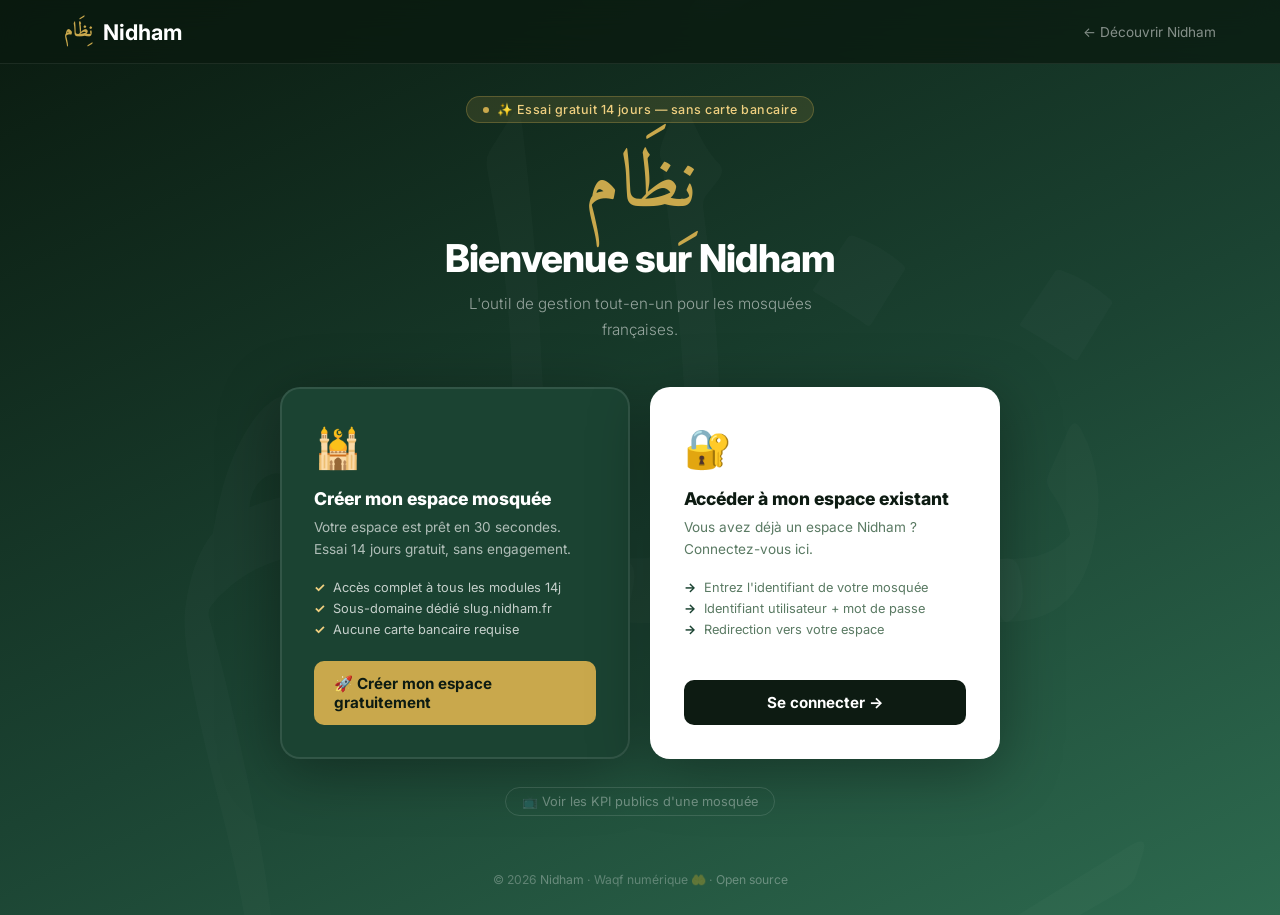
<file: frontend/app/index.html>
<!DOCTYPE html>
<html lang="fr">
<head>
  <meta charset="UTF-8" />
  <meta name="viewport" content="width=device-width, initial-scale=1.0" />
  <title>Nidham — Votre espace mosquée</title>
  <meta name="description" content="Créez votre espace mosquée en 30 secondes ou connectez-vous à votre espace existant." />
  <link rel="canonical" href="https://app.nidham.fr/" />
  <link rel="icon" type="image/svg+xml" href="data:image/svg+xml,%3Csvg xmlns='http://www.w3.org/2000/svg' viewBox='0 0 64 64'%3E%3Crect width='64' height='64' rx='14' fill='%231B4332'/%3E%3Ctext x='50%25' y='54%25' dominant-baseline='middle' text-anchor='middle' font-family='serif' font-size='36' fill='%23C9A84C'%3E%D9%86%3C/text%3E%3C/svg%3E" />
  <link rel="preconnect" href="https://fonts.googleapis.com" />
  <link rel="preconnect" href="https://fonts.gstatic.com" crossorigin />
  <link href="https://fonts.googleapis.com/css2?family=Inter:wght@300;400;500;600;700;800&family=Amiri:wght@400;700&display=swap" rel="stylesheet" />
  <style>
    *,*::before,*::after{box-sizing:border-box;margin:0;padding:0}
    :root{
      --green:#1B4332;--green-mid:#2D6A4F;--green-light:#40916C;
      --green-pale:#D8F3DC;
      --gold:#C9A84C;--gold-light:#F0D080;--gold-pale:#FFF8E1;
      --dark:#0D1B12;--text:#1A2E1F;--muted:#5A7A63;
      --bg:#F7FAF8;--white:#FFFFFF;--border:#D4E8DB;
      --radius:12px;--radius-lg:20px;
      --shadow-lg:0 12px 60px rgba(0,0,0,.35);
    }
    html{scroll-behavior:smooth}
    body{
      font-family:'Inter',sans-serif;
      background:linear-gradient(155deg,#0A1A0F 0%,#1B4332 55%,#2D6A4F 100%);
      min-height:100vh;color:var(--text);overflow-x:hidden;
      display:flex;flex-direction:column;
    }
    body::before{
      content:'نِظَام';font-family:'Amiri',serif;
      position:fixed;font-size:55vw;color:rgba(255,255,255,.018);
      top:50%;left:50%;transform:translate(-50%,-50%);
      pointer-events:none;line-height:1;user-select:none;z-index:0;
    }
    nav{
      position:fixed;top:0;left:0;right:0;z-index:100;
      display:flex;align-items:center;justify-content:space-between;
      padding:0 5%;height:64px;
      background:rgba(10,26,15,.75);backdrop-filter:blur(16px);
      border-bottom:1px solid rgba(255,255,255,.08);
    }
    .nav-logo{display:flex;align-items:center;gap:10px;font-size:1.35rem;font-weight:700;color:var(--white);text-decoration:none}
    .nav-logo .arabic{font-family:'Amiri',serif;font-size:1.25rem;color:var(--gold)}
    .nav-back{font-size:.85rem;color:rgba(255,255,255,.5);text-decoration:none;transition:color .2s}
    .nav-back:hover{color:rgba(255,255,255,.85)}
    .page-wrapper{
      position:relative;z-index:1;flex:1;
      display:flex;flex-direction:column;align-items:center;justify-content:center;
      padding:96px 5% 56px;
    }
    .center-logo{text-align:center;margin-bottom:44px}
    .arabic-big{font-family:'Amiri',serif;font-size:5rem;color:var(--gold);display:block;line-height:1;margin-bottom:8px}
    .center-logo h1{font-size:clamp(1.6rem,4vw,2.4rem);font-weight:800;color:var(--white);letter-spacing:-.02em;margin-bottom:10px}
    .center-logo p{font-size:.95rem;color:rgba(255,255,255,.55);font-weight:300;line-height:1.7;max-width:400px;margin:0 auto}
    .hero-badge{display:inline-flex;align-items:center;gap:8px;background:rgba(201,168,76,.15);border:1px solid rgba(201,168,76,.3);color:var(--gold-light);padding:5px 16px;border-radius:100px;font-size:.78rem;font-weight:500;letter-spacing:.04em;margin-bottom:24px}
    .dot{width:6px;height:6px;background:var(--gold);border-radius:50%;animation:pulse 2s infinite;flex-shrink:0}
    @keyframes pulse{0%,100%{opacity:1;transform:scale(1)}50%{opacity:.5;transform:scale(.8)}}
    .choice-grid{display:grid;grid-template-columns:1fr 1fr;gap:20px;width:100%;max-width:720px}
    .choice-card{background:var(--white);border-radius:var(--radius-lg);box-shadow:var(--shadow-lg);padding:36px 32px 32px;display:flex;flex-direction:column;align-items:flex-start;text-decoration:none;transition:transform .2s,box-shadow .2s;border:2px solid transparent}
    .choice-card:hover{transform:translateY(-4px);box-shadow:0 20px 80px rgba(0,0,0,.45)}
    .choice-card.primary{background:var(--green);border-color:rgba(255,255,255,.1)}
    .choice-card.primary:hover{background:var(--green-mid)}
    .choice-icon{font-size:2.4rem;margin-bottom:16px;display:block}
    .choice-card h2{font-size:1.1rem;font-weight:800;margin-bottom:8px;line-height:1.2}
    .choice-card.primary h2{color:var(--white)}
    .choice-card.secondary h2{color:var(--dark)}
    .choice-card p{font-size:.85rem;line-height:1.6;margin-bottom:20px}
    .choice-card.primary p{color:rgba(255,255,255,.65)}
    .choice-card.secondary p{color:var(--muted)}
    .choice-perks{display:flex;flex-direction:column;gap:6px;margin-bottom:24px;width:100%}
    .perk{font-size:.8rem;display:flex;align-items:center;gap:8px}
    .choice-card.primary .perk{color:rgba(255,255,255,.75)}
    .choice-card.secondary .perk{color:var(--muted)}
    .perk-ck{font-weight:700;flex-shrink:0}
    .choice-card.primary .perk-ck{color:var(--gold-light)}
    .choice-card.secondary .perk-ck{color:var(--green)}
    .choice-btn{width:100%;padding:13px 20px;border:none;border-radius:10px;font-size:.95rem;font-weight:700;cursor:pointer;display:flex;align-items:center;justify-content:center;gap:8px;font-family:'Inter',sans-serif;text-decoration:none;transition:background .15s,opacity .15s;margin-top:auto}
    .choice-card.primary .choice-btn{background:var(--gold);color:var(--dark)}
    .choice-card.primary .choice-btn:hover{background:var(--gold-light)}
    .choice-card.secondary .choice-btn{background:var(--dark);color:var(--white)}
    .choice-card.secondary .choice-btn:hover{background:#1a2e1f}
    .kpi-link-row{margin-top:28px;text-align:center}
    .kpi-link{display:inline-flex;align-items:center;gap:7px;color:rgba(255,255,255,.35);font-size:.8rem;text-decoration:none;border:1px solid rgba(255,255,255,.12);border-radius:100px;padding:6px 16px;transition:all .2s}
    .kpi-link:hover{color:rgba(255,255,255,.75);border-color:rgba(255,255,255,.3);background:rgba(255,255,255,.05)}
    footer{position:relative;z-index:1;text-align:center;padding:0 5% 28px;color:rgba(255,255,255,.28);font-size:.76rem}
    footer a{color:rgba(255,255,255,.32);text-decoration:none;transition:color .2s}
    footer a:hover{color:rgba(255,255,255,.7)}
    @media(max-width:620px){
      .choice-grid{grid-template-columns:1fr}
      .choice-card{padding:28px 24px 24px}
      .arabic-big{font-size:3.5rem}
    }
  </style>
</head>
<body>
<nav>
  <a href="https://nidham.fr" class="nav-logo"><span class="arabic">نِظَام</span> Nidham</a>
  <a href="https://nidham.fr" class="nav-back">← Découvrir Nidham</a>
</nav>

<div class="page-wrapper">
  <div class="center-logo">
    <div class="hero-badge"><span class="dot"></span>✨ Essai gratuit 14 jours — sans carte bancaire</div>
    <span class="arabic-big">نِظَام</span>
    <h1>Bienvenue sur Nidham</h1>
    <p>L'outil de gestion tout-en-un pour les mosquées françaises.</p>
  </div>

  <div class="choice-grid">
    <a href="register.html" class="choice-card primary">
      <span class="choice-icon">🕌</span>
      <h2>Créer mon espace mosquée</h2>
      <p>Votre espace est prêt en 30 secondes. Essai 14 jours gratuit, sans engagement.</p>
      <div class="choice-perks">
        <div class="perk"><span class="perk-ck">✓</span>Accès complet à tous les modules 14j</div>
        <div class="perk"><span class="perk-ck">✓</span>Sous-domaine dédié slug.nidham.fr</div>
        <div class="perk"><span class="perk-ck">✓</span>Aucune carte bancaire requise</div>
      </div>
      <span class="choice-btn">🚀 Créer mon espace gratuitement</span>
    </a>

    <a href="login.html" class="choice-card secondary">
      <span class="choice-icon">🔐</span>
      <h2>Accéder à mon espace existant</h2>
      <p>Vous avez déjà un espace Nidham ? Connectez-vous ici.</p>
      <div class="choice-perks">
        <div class="perk"><span class="perk-ck">→</span>Entrez l'identifiant de votre mosquée</div>
        <div class="perk"><span class="perk-ck">→</span>Identifiant utilisateur + mot de passe</div>
        <div class="perk"><span class="perk-ck">→</span>Redirection vers votre espace</div>
      </div>
      <span class="choice-btn">Se connecter →</span>
    </a>
  </div>

  <div class="kpi-link-row">
    <a href="#" class="kpi-link" onclick="openKpiModal();return false">📺 Voir les KPI publics d'une mosquée</a>
  </div>
</div>

<footer>
  <span>© 2026 <a href="https://nidham.fr">Nidham</a> · Waqf numérique 🤲 · <a href="https://github.com/BadreddineEK/MManager" target="_blank" rel="noopener">Open source</a></span>
</footer>

<!-- KPI Modal -->
<div id="kpi-overlay" onclick="if(event.target===this)closeKpiModal()" style="display:none;position:fixed;inset:0;z-index:500;background:rgba(0,0,0,.6);backdrop-filter:blur(4px);align-items:center;justify-content:center">
  <div style="background:#fff;border-radius:20px;padding:36px 32px;max-width:400px;width:90%;box-shadow:0 8px 48px rgba(0,0,0,.3)">
    <h3 style="font-size:1.1rem;font-weight:700;color:#0D1B12;margin-bottom:8px">📺 KPI publics d'une mosquée</h3>
    <p style="font-size:.87rem;color:#5A7A63;margin-bottom:18px;line-height:1.6">Saisissez l'identifiant de la mosquée pour accéder à ses indicateurs publics (lecture seule).</p>
    <input type="text" id="kpi-slug" placeholder="ex: mosquee-alpha" autocomplete="off"
      style="width:100%;padding:11px 14px;border:1.5px solid #D4E8DB;border-radius:9px;font-size:.95rem;outline:none;margin-bottom:14px;font-family:'Inter',sans-serif;color:#1A2E1F" />
    <div style="display:flex;gap:10px;justify-content:flex-end">
      <button onclick="closeKpiModal()" style="background:none;border:1.5px solid #D4E8DB;color:#5A7A63;padding:9px 18px;border-radius:8px;font-size:.88rem;cursor:pointer;font-family:'Inter',sans-serif">Annuler</button>
      <button onclick="goToKpi()" style="background:#1B4332;color:#fff;border:none;padding:9px 18px;border-radius:8px;font-size:.88rem;font-weight:600;cursor:pointer;font-family:'Inter',sans-serif">Afficher →</button>
    </div>
  </div>
</div>

<script>
function _isDevEnv(){const h=location.hostname;return h==='localhost'||h.endsWith('.local')||/^192\.168\./.test(h)||/^10\./.test(h)||/^172\.(1[6-9]|2[0-9]|3[01])\./.test(h);}
const BASE_DOMAIN=_isDevEnv()?'nidham.local':'nidham.fr';
function openKpiModal(){const o=document.getElementById('kpi-overlay');o.style.display='flex';setTimeout(()=>document.getElementById('kpi-slug').focus(),80);}
function closeKpiModal(){document.getElementById('kpi-overlay').style.display='none';}
function goToKpi(){
  const slug=document.getElementById('kpi-slug').value.trim();
  if(!slug){document.getElementById('kpi-slug').focus();return;}
  const base=_isDevEnv()?`http://${slug}.nidham.local:8080`:`https://${slug}.nidham.fr`;
  window.open(`${base}/kpi.html?slug=${encodeURIComponent(slug)}&from=portal`,'_blank','noopener');
  closeKpiModal();
}
document.addEventListener('keydown',e=>{
  if(e.key==='Escape')closeKpiModal();
  if(e.key==='Enter'&&document.getElementById('kpi-overlay').style.display==='flex')goToKpi();
});
</script>
</body>
</html>
</file>
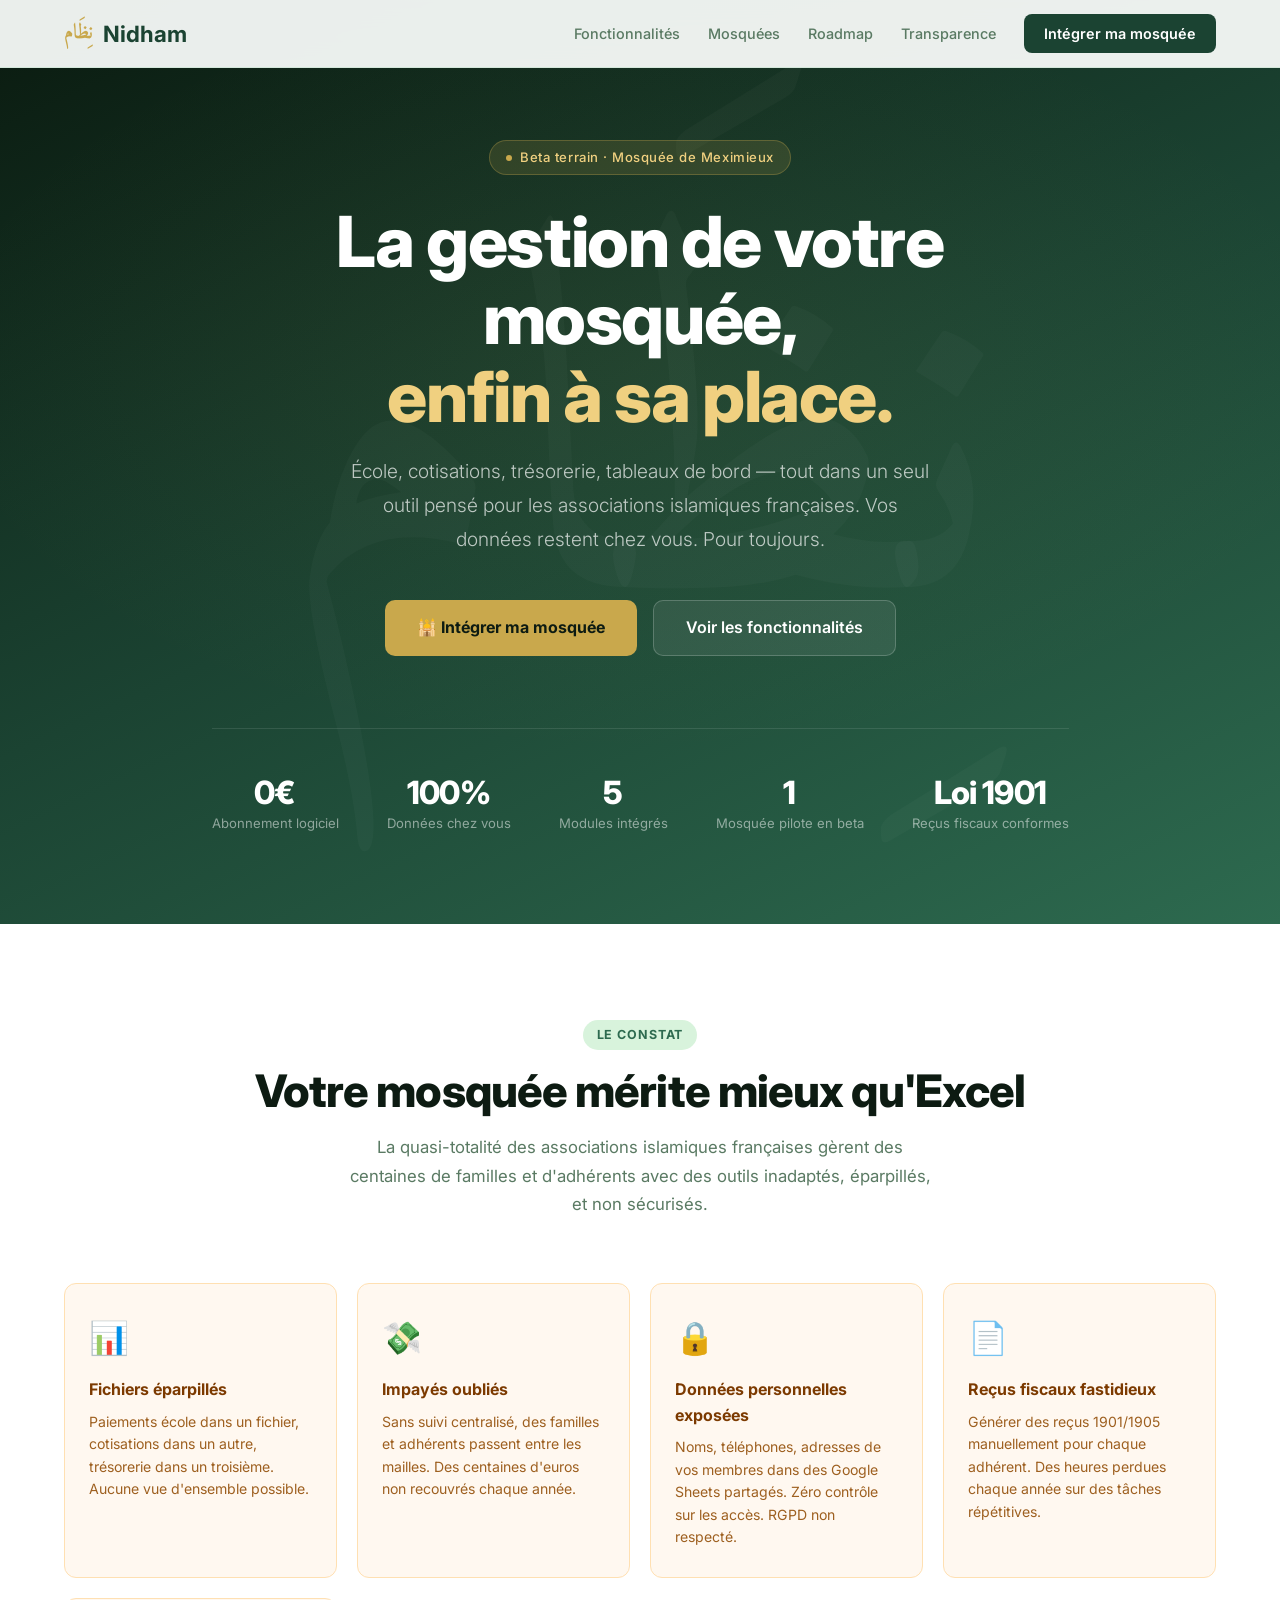
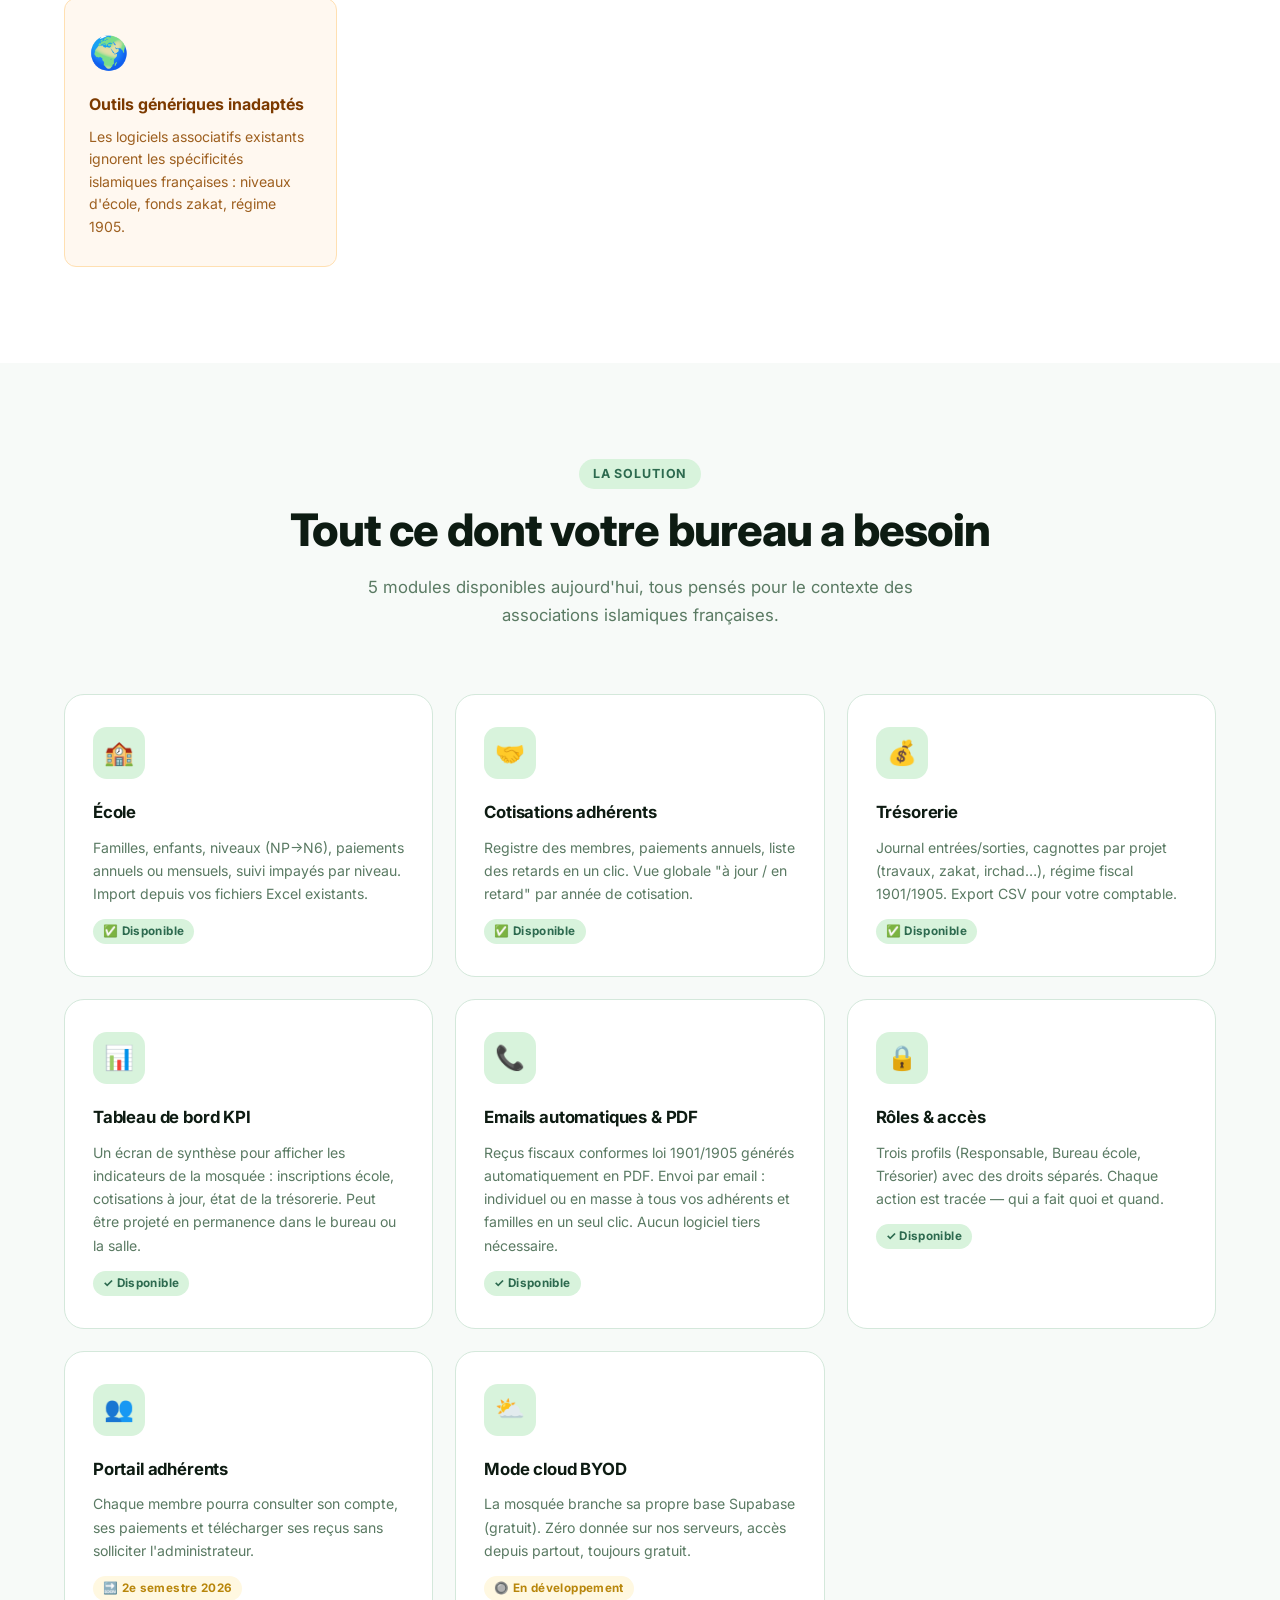
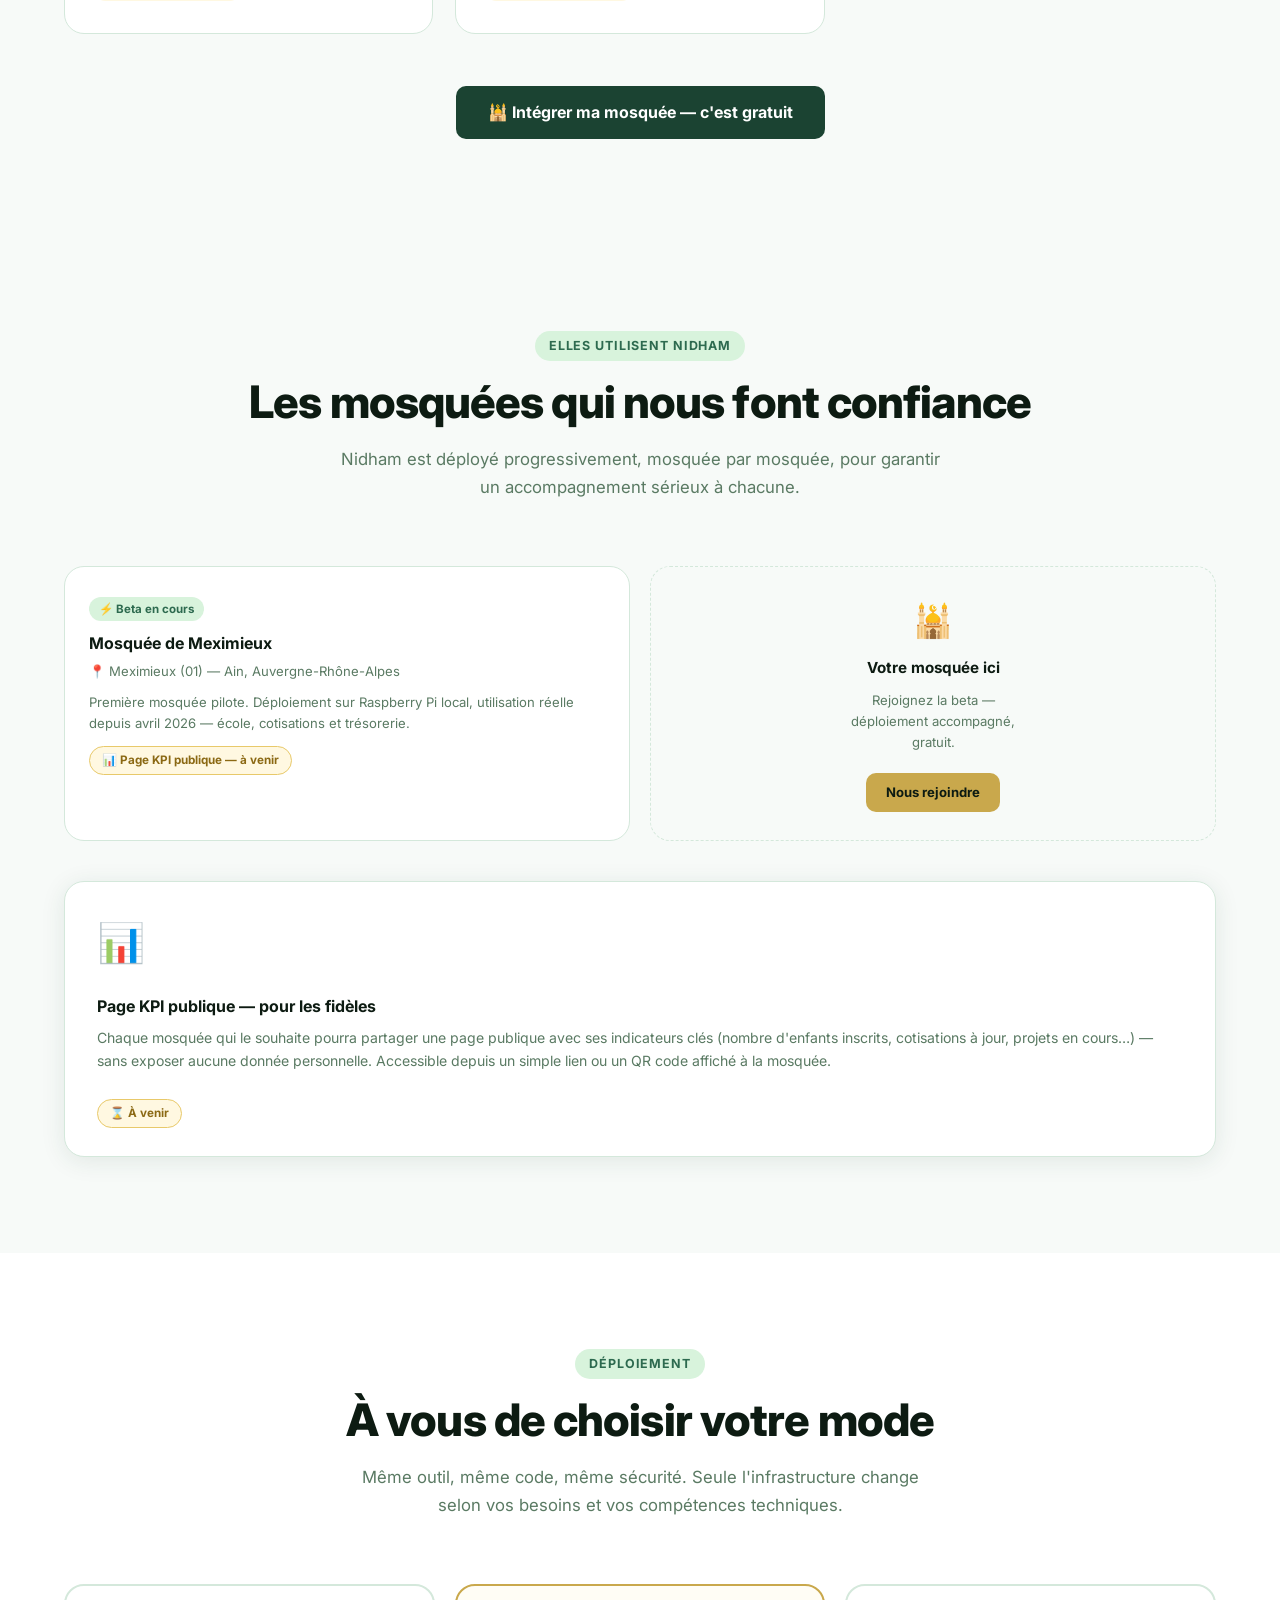
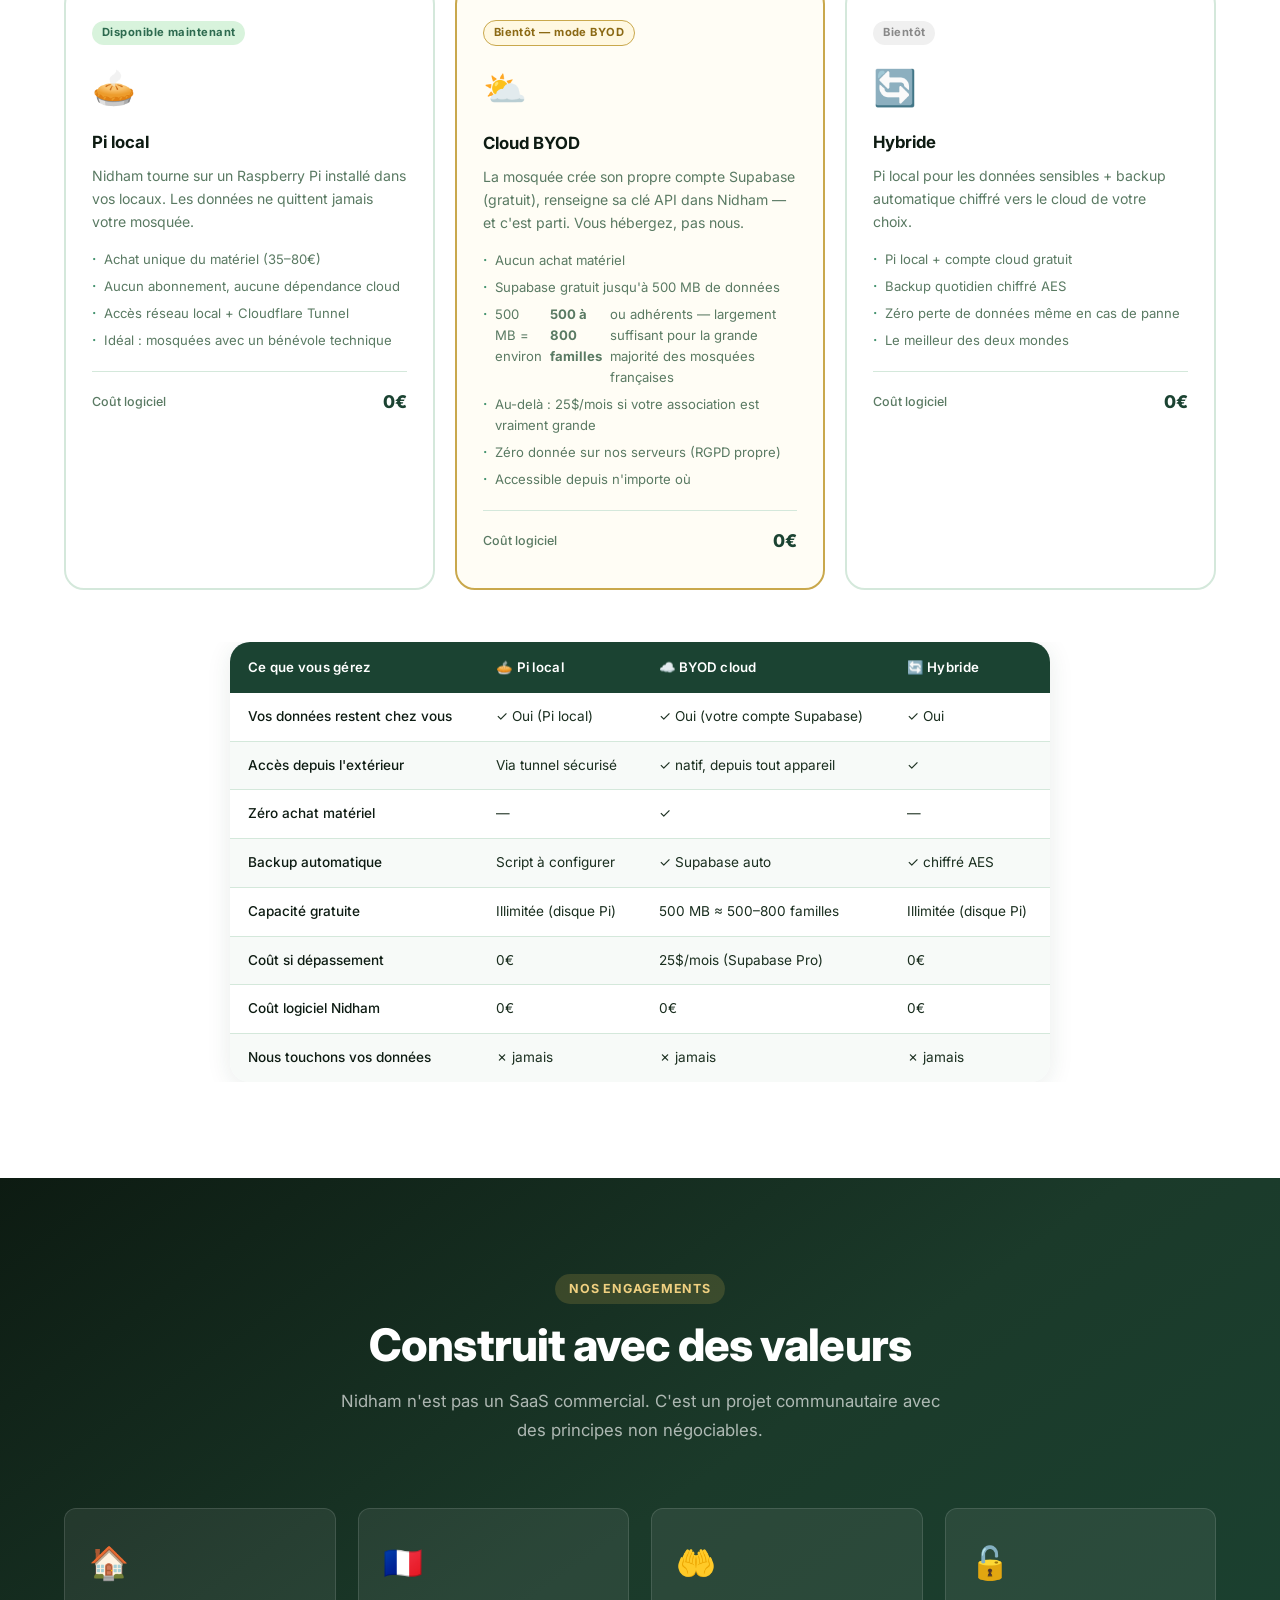
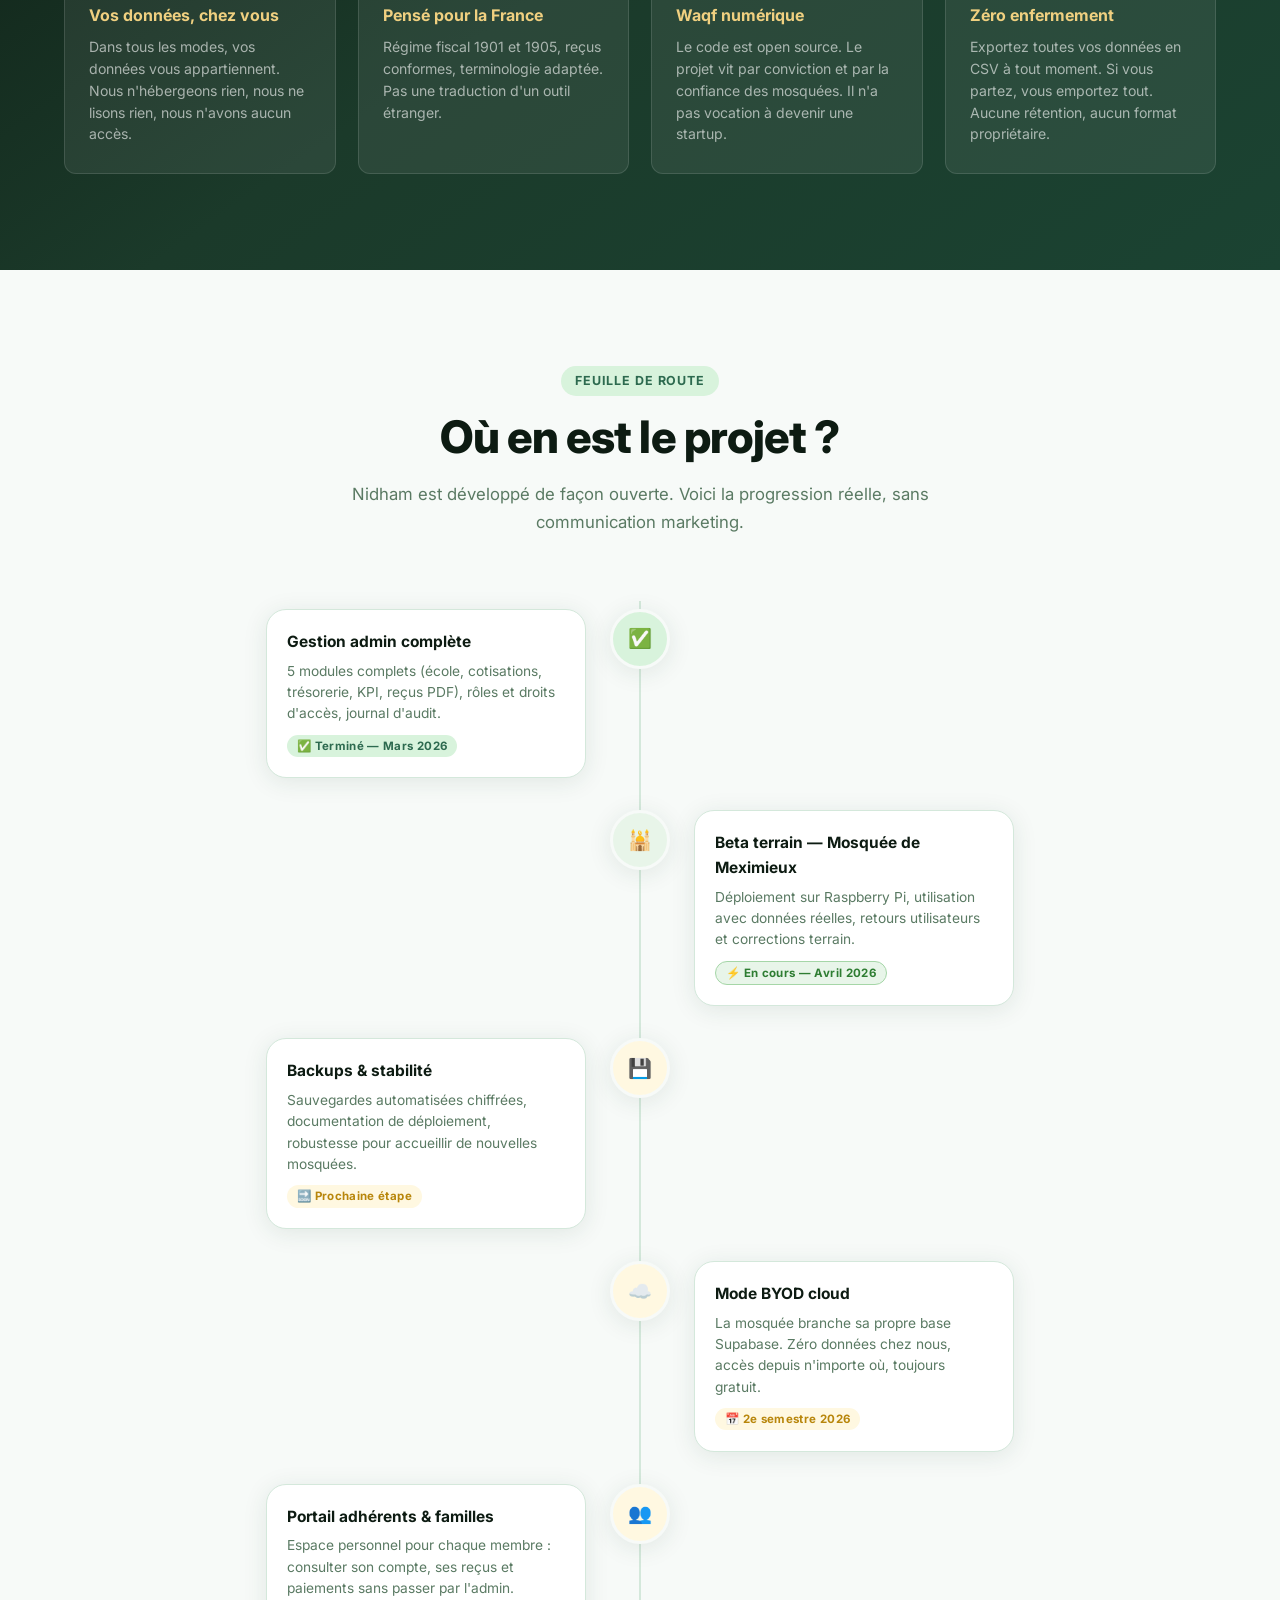
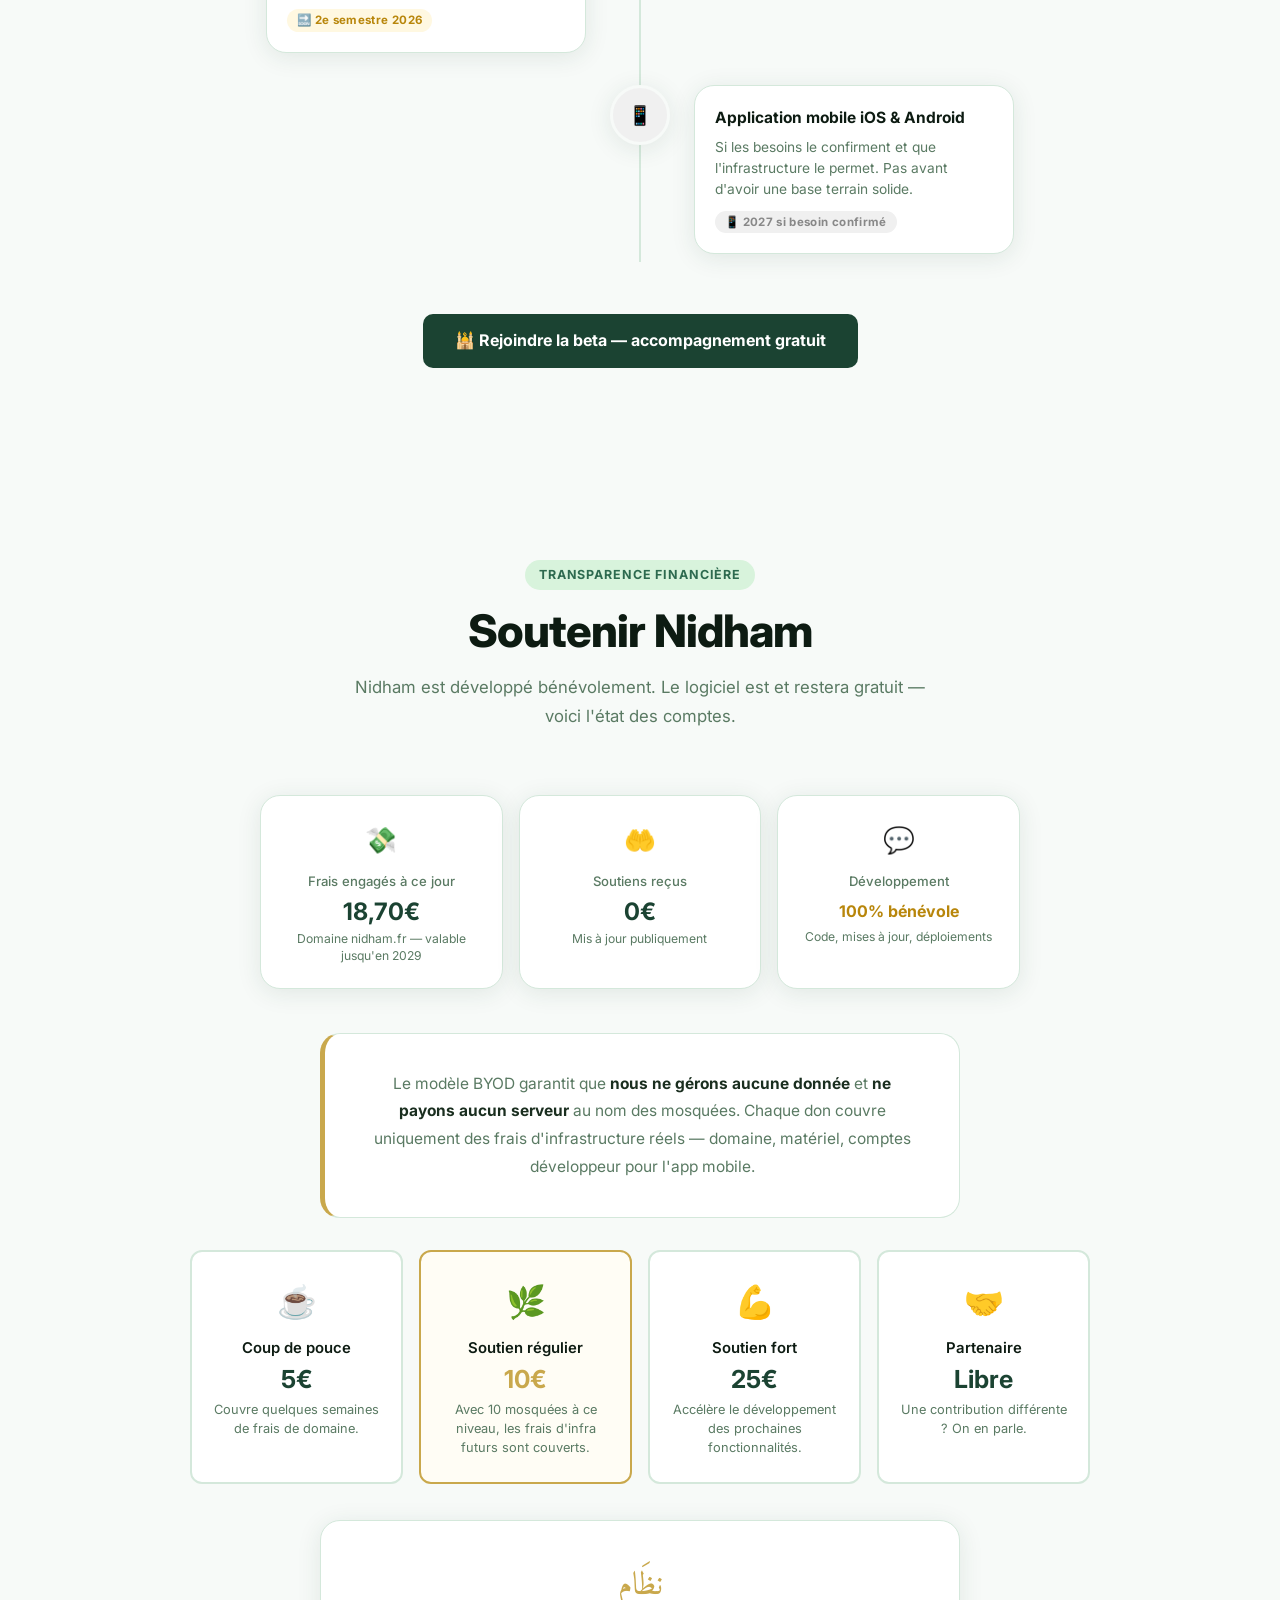
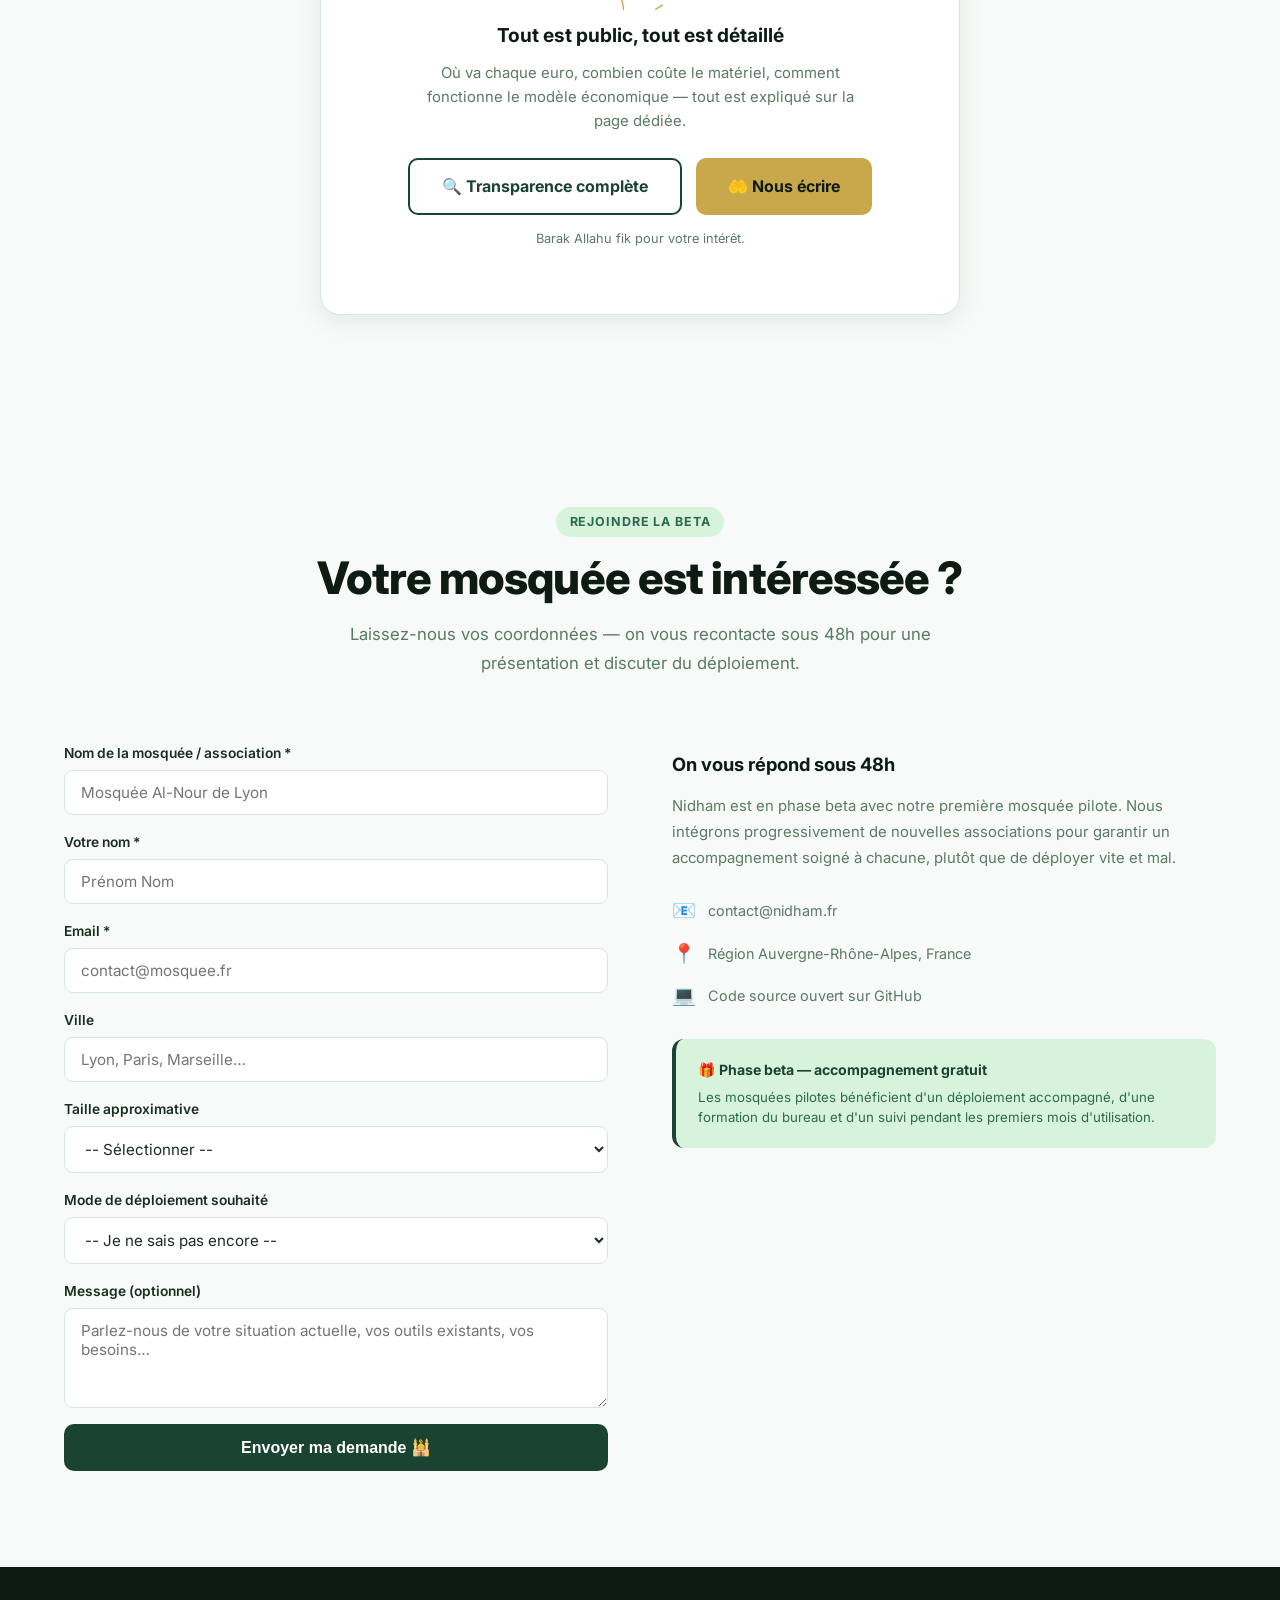
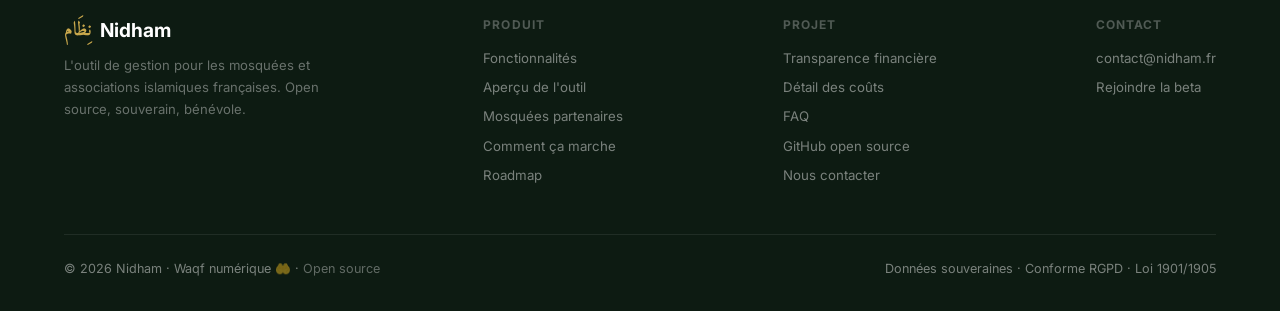
<file: frontend/landing/index.html>
<!DOCTYPE html>
<html lang="fr">
<head>
  <meta charset="UTF-8" />
  <meta name="viewport" content="width=device-width, initial-scale=1.0" />
  <title>Nidham — L'outil de gestion pour les mosquées françaises</title>
  <meta name="description" content="Nidham (نِظَام) est l’outil de gestion tout-en-un pour les mosquées et associations islamiques françaises. École, cotisations, trésorerie, KPI — vos données restent chez vous, pour toujours." />
  <!-- Open Graph -->
  <meta property="og:type" content="website" />
  <meta property="og:url" content="https://nidham.fr/" />
  <meta property="og:title" content="Nidham — L'outil de gestion pour les mosquées françaises" />
  <meta property="og:description" content="Remplacez vos fichiers Excel par un outil professionnel souverain. École, cotisations, trésorerie — 0€ d'abonnement logiciel." />
  <meta property="og:locale" content="fr_FR" />
  <!-- Twitter Card -->
  <meta name="twitter:card" content="summary_large_image" />
  <meta name="twitter:title" content="Nidham — L'outil de gestion pour les mosquées françaises" />
  <meta name="twitter:description" content="Remplacez vos fichiers Excel par un outil professionnel souverain. École, cotisations, trésorerie — 0€ d'abonnement logiciel." />
  <link rel="canonical" href="https://nidham.fr/" />
  <link rel="icon" type="image/svg+xml" href="data:image/svg+xml,%3Csvg xmlns='http://www.w3.org/2000/svg' viewBox='0 0 64 64'%3E%3Crect width='64' height='64' rx='14' fill='%231B4332'/%3E%3Ctext x='50%25' y='54%25' dominant-baseline='middle' text-anchor='middle' font-family='serif' font-size='36' fill='%23C9A84C'%3E%D9%86%3C/text%3E%3C/svg%3E" />
  <meta property="og:image" content="https://nidham.fr/og-image.svg" />
  <meta name="twitter:image" content="https://nidham.fr/og-image.svg" />
  <!-- Google Analytics 4 -->
  <script async src="https://www.googletagmanager.com/gtag/js?id=G-FJPFT677RL"></script>
  <script>
    window.dataLayer=window.dataLayer||[];
    function gtag(){dataLayer.push(arguments)}
    gtag('js',new Date());
    gtag('config','G-FJPFT677RL',{anonymize_ip:true});
  </script>
  <!-- JSON-LD — données structurées SoftwareApplication -->
  <script type="application/ld+json">
  {
    "@context": "https://schema.org",
    "@type": "SoftwareApplication",
    "name": "Nidham",
    "url": "https://nidham.fr",
    "description": "Outil de gestion tout-en-un pour les mosquées et associations islamiques françaises. École, cotisations, trésorerie, tableaux de bord.",
    "applicationCategory": "BusinessApplication",
    "operatingSystem": "Web, Raspberry Pi",
    "offers": {
      "@type": "Offer",
      "price": "0",
      "priceCurrency": "EUR"
    },
    "inLanguage": "fr-FR",
    "author": {
      "@type": "Person",
      "name": "Badreddine El Khalfaoui"
    }
  }
  </script>
  <link rel="preconnect" href="https://fonts.googleapis.com" />
  <link rel="preconnect" href="https://fonts.gstatic.com" crossorigin />
  <link href="https://fonts.googleapis.com/css2?family=Inter:wght@300;400;500;600;700;800&family=Amiri:wght@400;700&display=swap" rel="stylesheet" />
  <style>
    *,*::before,*::after{box-sizing:border-box;margin:0;padding:0}
    :root{
      --green:#1B4332;--green-mid:#2D6A4F;--green-light:#40916C;--green-pale:#D8F3DC;--green-xpale:#EEF7F1;
      --gold:#C9A84C;--gold-light:#F0D080;--gold-pale:#FFF8E1;
      --dark:#0D1B12;--text:#1A2E1F;--muted:#5A7A63;
      --bg:#F7FAF8;--white:#FFFFFF;--border:#D4E8DB;
      --radius:12px;--radius-lg:20px;
      --shadow:0 4px 24px rgba(27,67,50,.10);--shadow-lg:0 8px 48px rgba(27,67,50,.16);
      --transition:.2s ease;
    }
    html{scroll-behavior:smooth}
    body{font-family:'Inter',sans-serif;background:var(--bg);color:var(--text);line-height:1.6;overflow-x:hidden}

    /* ANIMATIONS */
    .fade-in{opacity:0;transform:translateY(24px);transition:opacity .65s ease,transform .65s ease}
    .fade-in.visible{opacity:1;transform:none}
    .fade-in-delay-1{transition-delay:.1s}
    .fade-in-delay-2{transition-delay:.2s}
    .fade-in-delay-3{transition-delay:.3s}
    .fade-in-delay-4{transition-delay:.4s}

    /* NAV */
    nav{position:fixed;top:0;left:0;right:0;z-index:100;display:flex;align-items:center;justify-content:space-between;padding:0 5%;height:68px;background:rgba(247,250,248,.95);backdrop-filter:blur(14px);border-bottom:1px solid var(--border);transition:box-shadow var(--transition)}
    nav.scrolled{box-shadow:var(--shadow)}
    .nav-logo{display:flex;align-items:center;gap:10px;font-size:1.4rem;font-weight:700;color:var(--green);text-decoration:none}
    .nav-logo .arabic{font-family:'Amiri',serif;font-size:1.3rem;color:var(--gold)}
    .nav-links{display:flex;align-items:center;gap:28px}
    .nav-links a{color:var(--muted);text-decoration:none;font-size:.9rem;font-weight:500;transition:color .2s;position:relative}
    .nav-links a:not(.nav-cta)::after{content:'';position:absolute;bottom:-2px;left:0;right:0;height:2px;background:var(--green);border-radius:2px;transform:scaleX(0);transition:transform .2s;transform-origin:left}
    .nav-links a:not(.nav-cta):hover::after,.nav-links a:not(.nav-cta).active::after{transform:scaleX(1)}
    .nav-links a:hover{color:var(--green)}
    .nav-cta{background:var(--green);color:var(--white)!important;padding:8px 20px;border-radius:8px;font-weight:600!important;transition:background .2s,transform .15s!important}
    .nav-cta:hover{background:var(--green-mid)!important;transform:translateY(-1px)!important}
    .nav-cta::after{display:none!important}
    /* Hamburger */
    .nav-burger{display:none;flex-direction:column;gap:5px;cursor:pointer;padding:8px;border:none;background:none}
    .nav-burger span{display:block;width:22px;height:2px;background:var(--green);border-radius:2px;transition:transform .25s,opacity .25s}
    .nav-burger.open span:nth-child(1){transform:translateY(7px) rotate(45deg)}
    .nav-burger.open span:nth-child(2){opacity:0}
    .nav-burger.open span:nth-child(3){transform:translateY(-7px) rotate(-45deg)}
    .nav-mobile{display:none;position:fixed;top:68px;left:0;right:0;z-index:99;background:var(--white);border-bottom:1px solid var(--border);flex-direction:column;padding:20px 5% 28px;gap:6px;box-shadow:var(--shadow-lg)}
    .nav-mobile.open{display:flex}
    .nav-mobile a{color:var(--text);text-decoration:none;font-size:1rem;font-weight:500;padding:12px 0;border-bottom:1px solid var(--border)}
    .nav-mobile a:last-child{border-bottom:none;margin-top:8px;background:var(--green);color:var(--white)!important;padding:13px 20px;border-radius:8px;text-align:center;font-weight:700}

    /* HERO */
    .hero{min-height:100vh;display:flex;flex-direction:column;align-items:center;justify-content:center;text-align:center;padding:140px 5% 90px;background:linear-gradient(155deg,#0A1A0F 0%,#1B4332 50%,#2D6A4F 100%);position:relative;overflow:hidden}
    .hero::before{content:'نِظَام';font-family:'Amiri',serif;position:absolute;font-size:40vw;color:rgba(255,255,255,.025);top:50%;left:50%;transform:translate(-50%,-50%);pointer-events:none;line-height:1;user-select:none}
    .hero::after{content:'';position:absolute;inset:0;background:radial-gradient(ellipse 80% 60% at 50% 40%,rgba(201,168,76,.06) 0%,transparent 70%);pointer-events:none}
    .hero-badge{display:inline-flex;align-items:center;gap:8px;background:rgba(201,168,76,.15);border:1px solid rgba(201,168,76,.3);color:var(--gold-light);padding:6px 16px;border-radius:100px;font-size:.82rem;font-weight:500;margin-bottom:28px;letter-spacing:.04em;position:relative;z-index:1}
    .hero-badge .dot{width:6px;height:6px;background:var(--gold);border-radius:50%;animation:pulse 2s infinite}
    @keyframes pulse{0%,100%{opacity:1;transform:scale(1)}50%{opacity:.6;transform:scale(.85)}}
    .hero h1{font-size:clamp(2.4rem,6vw,4.4rem);font-weight:800;color:var(--white);line-height:1.1;margin-bottom:20px;max-width:820px;letter-spacing:-.02em;position:relative;z-index:1}
    .hero h1 span{color:var(--gold-light)}
    .hero>p{font-size:clamp(1rem,2vw,1.2rem);color:rgba(255,255,255,.7);max-width:580px;margin-bottom:44px;font-weight:300;line-height:1.75;position:relative;z-index:1}
    .hero-actions{display:flex;gap:16px;flex-wrap:wrap;justify-content:center;position:relative;z-index:1}
    .btn-primary{background:var(--gold);color:var(--dark);padding:14px 32px;border-radius:10px;font-weight:700;font-size:1rem;text-decoration:none;border:none;cursor:pointer;transition:background .2s,transform .15s,box-shadow .2s;display:inline-flex;align-items:center;gap:8px}
    .btn-primary:hover{background:var(--gold-light);transform:translateY(-2px);box-shadow:0 8px 28px rgba(201,168,76,.3)}
    .btn-secondary{background:rgba(255,255,255,.08);color:var(--white);padding:14px 32px;border-radius:10px;font-weight:600;font-size:1rem;text-decoration:none;border:1px solid rgba(255,255,255,.2);cursor:pointer;transition:background .2s,transform .15s}
    .btn-secondary:hover{background:rgba(255,255,255,.14);transform:translateY(-2px)}
    .hero-stats{display:flex;gap:48px;margin-top:72px;flex-wrap:wrap;justify-content:center;position:relative;z-index:1;padding-top:48px;border-top:1px solid rgba(255,255,255,.1)}
    .stat{text-align:center}
    .stat-num{font-size:2rem;font-weight:800;color:var(--white);line-height:1;letter-spacing:-.02em}
    .stat-label{font-size:.82rem;color:rgba(255,255,255,.5);margin-top:4px;font-weight:400}

    /* SECTIONS */
    section{padding:96px 5%}
    .section-tag{display:inline-block;background:var(--green-pale);color:var(--green-mid);padding:5px 14px;border-radius:100px;font-size:.78rem;font-weight:700;letter-spacing:.07em;text-transform:uppercase;margin-bottom:16px}
    h2{font-size:clamp(1.8rem,4vw,2.8rem);font-weight:800;color:var(--dark);line-height:1.15;margin-bottom:16px;letter-spacing:-.02em}
    .section-sub{font-size:1.05rem;color:var(--muted);max-width:600px;font-weight:400;line-height:1.7}
    .section-header{margin-bottom:64px;text-align:center}
    .section-header .section-sub{margin:0 auto}

    /* PROBLÈME */
    .problem{background:var(--white)}
    .problems-grid{display:grid;grid-template-columns:repeat(auto-fit,minmax(255px,1fr));gap:20px}
    .problem-card{background:#FFF8F0;border:1px solid #FFE0B2;border-radius:var(--radius);padding:28px 24px;transition:box-shadow .2s,transform .2s}
    .problem-card:hover{box-shadow:0 4px 20px rgba(156,88,0,.12);transform:translateY(-3px)}
    .problem-card .icon{font-size:2rem;margin-bottom:14px}
    .problem-card h3{font-size:1rem;font-weight:700;color:#7C3A00;margin-bottom:8px}
    .problem-card p{font-size:.88rem;color:#9E6020;line-height:1.6}

    /* FEATURES */
    .features{background:var(--bg)}
    .features-grid{display:grid;grid-template-columns:repeat(auto-fit,minmax(300px,1fr));gap:22px}
    .feature-card{background:var(--white);border:1px solid var(--border);border-radius:var(--radius-lg);padding:32px 28px;transition:box-shadow .2s,transform .2s,border-color .2s}
    .feature-card:hover{box-shadow:var(--shadow-lg);transform:translateY(-4px);border-color:var(--green-light)}
    .feature-icon{width:52px;height:52px;background:var(--green-pale);border-radius:14px;display:flex;align-items:center;justify-content:center;font-size:1.5rem;margin-bottom:20px}
    .feature-card h3{font-size:1.05rem;font-weight:700;color:var(--dark);margin-bottom:10px;letter-spacing:-.01em}
    .feature-card p{font-size:.88rem;color:var(--muted);line-height:1.65}
    .feature-tag{display:inline-block;margin-top:14px;background:var(--green-pale);color:var(--green-mid);font-size:.73rem;font-weight:700;padding:3px 10px;border-radius:100px;letter-spacing:.03em}
    .feature-tag.soon{background:#FFF8E1;color:#B8860B}

    /* DEMO / APERÇU */
    .demo{background:var(--white)}
    .demo-video-placeholder{width:100%;max-width:780px;margin:0 auto 52px;aspect-ratio:16/9;background:linear-gradient(135deg,#0A1A0F 0%,#1B4332 100%);border-radius:var(--radius-lg);display:flex;flex-direction:column;align-items:center;justify-content:center;gap:14px;cursor:pointer;border:2px solid var(--border);box-shadow:var(--shadow-lg);position:relative;overflow:hidden;text-decoration:none}
    .demo-video-placeholder::after{content:'';position:absolute;inset:0;background:radial-gradient(ellipse 70% 60% at 50% 50%,rgba(201,168,76,.07) 0%,transparent 70%);pointer-events:none}
    .demo-play-btn{width:72px;height:72px;background:rgba(201,168,76,.9);border-radius:50%;display:flex;align-items:center;justify-content:center;font-size:1.8rem;transition:transform .2s,background .2s;padding-left:6px;position:relative;z-index:1}
    .demo-video-placeholder:hover .demo-play-btn{transform:scale(1.08);background:var(--gold-light)}
    .demo-video-label{color:rgba(255,255,255,.7);font-size:.9rem;position:relative;z-index:1}
    .demo-video-label strong{color:var(--white)}
    .demo-screens{display:grid;grid-template-columns:repeat(auto-fit,minmax(220px,1fr));gap:18px}
    .demo-screen{border-radius:var(--radius);overflow:hidden;border:1px solid var(--border);box-shadow:var(--shadow);background:var(--bg);aspect-ratio:4/3;display:flex;flex-direction:column;align-items:center;justify-content:center;gap:10px;color:var(--muted);font-size:.85rem;transition:box-shadow .2s,transform .2s}
    .demo-screen:hover{box-shadow:var(--shadow-lg);transform:translateY(-2px)}
    .demo-screen-icon{font-size:2.2rem}
    .demo-screen-label{font-weight:600;color:var(--dark);font-size:.88rem}
    .demo-screen-sub{font-size:.78rem;color:var(--muted)}
    .demo-coming-badge{display:inline-flex;align-items:center;gap:6px;background:var(--gold-pale);color:#8B6914;border:1px solid #E8C96A;padding:4px 12px;border-radius:100px;font-size:.73rem;font-weight:700;margin-top:6px}

    /* KPI PUBLIC BOX */
    .kpi-public-box{margin-top:32px;background:var(--white);border:1px solid var(--border);border-radius:var(--radius-lg);padding:28px 32px;box-shadow:var(--shadow)}
    .kpi-public-inner{display:flex;align-items:flex-start;gap:20px;flex-wrap:wrap}
    .kpi-public-icon{font-size:2.4rem;flex-shrink:0;margin-top:2px}
    .kpi-public-title{font-size:1rem;font-weight:700;color:var(--dark);margin-bottom:6px}
    .kpi-public-desc{font-size:.88rem;color:var(--muted);line-height:1.7}

    /* MOSQUÉES PARTENAIRES */
    .mosques{background:var(--bg)}
    .mosques-grid{display:grid;grid-template-columns:repeat(auto-fit,minmax(240px,1fr));gap:20px;margin-bottom:40px}
    .mosque-card{background:var(--white);border:1px solid var(--border);border-radius:var(--radius-lg);padding:28px 24px;transition:box-shadow .2s,transform .2s}
    .mosque-card:hover{box-shadow:var(--shadow);transform:translateY(-3px)}
    .mosque-card.placeholder{border-style:dashed;background:var(--bg);display:flex;flex-direction:column;align-items:center;justify-content:center;text-align:center;min-height:160px;gap:10px}
    .mosque-status{display:inline-block;font-size:.72rem;font-weight:700;padding:3px 10px;border-radius:100px;margin-bottom:10px}
    .mosque-status.active{background:var(--green-pale);color:var(--green-mid)}
    .mosque-status.soon{background:#FFF8E1;color:#B8860B}
    .mosque-name{font-size:1rem;font-weight:700;color:var(--dark);margin-bottom:4px}
    .mosque-city{font-size:.82rem;color:var(--muted);margin-bottom:10px}
    .mosque-detail{font-size:.82rem;color:var(--muted);line-height:1.6}
    .mosque-kpi-link{display:inline-flex;align-items:center;gap:6px;margin-top:12px;font-size:.78rem;font-weight:600;color:var(--green);text-decoration:none;transition:color .15s}
    .mosque-kpi-link:hover{color:var(--green-mid)}

    /* COMMENT ÇA MARCHE */
    .how{background:var(--white)}
    .how-modes{display:grid;grid-template-columns:repeat(auto-fit,minmax(260px,1fr));gap:20px;margin-bottom:52px}
    .mode-card{border:2px solid var(--border);border-radius:var(--radius-lg);padding:32px 26px;transition:border-color .2s,box-shadow .2s,transform .2s}
    .mode-card:hover{border-color:var(--green-light);box-shadow:var(--shadow);transform:translateY(-3px)}
    .mode-card.featured{border-color:var(--gold);background:#FFFDF5}
    .mode-badge-top{display:inline-block;font-size:.7rem;font-weight:700;padding:3px 10px;border-radius:100px;margin-bottom:14px;letter-spacing:.04em}
    .mode-badge-top.now{background:var(--green-pale);color:var(--green-mid)}
    .mode-badge-top.popular{background:#FFF8E1;border:1px solid var(--gold);color:#8B6914}
    .mode-badge-top.future{background:#F0F0F0;color:#888}
    .mode-emoji{font-size:2.2rem;margin-bottom:14px;display:block}
    .mode-card h3{font-size:1.05rem;font-weight:700;color:var(--dark);margin-bottom:8px}
    .mode-card>p{font-size:.88rem;color:var(--muted);line-height:1.65;margin-bottom:16px}
    .mode-detail{font-size:.82rem;color:var(--muted);display:flex;align-items:flex-start;gap:8px;margin-bottom:6px}
    .mode-detail::before{content:'·';color:var(--green-light);font-weight:700;flex-shrink:0}
    .mode-cost{display:flex;align-items:center;justify-content:space-between;margin-top:20px;padding-top:16px;border-top:1px solid var(--border)}
    .mode-cost-label{font-size:.78rem;color:var(--muted);font-weight:500}
    .mode-cost-value{font-size:1.1rem;font-weight:800;color:var(--green)}
    /* Tableau comparatif */
    .compare-wrap{overflow-x:auto}
    .compare-table{width:100%;max-width:820px;margin:0 auto;border-collapse:separate;border-spacing:0;border-radius:var(--radius-lg);overflow:hidden;box-shadow:var(--shadow)}
    .compare-table th{background:var(--green);color:var(--white);padding:15px 18px;text-align:left;font-size:.83rem;font-weight:600;letter-spacing:.02em}
    .compare-table td{padding:13px 18px;font-size:.85rem;color:var(--text);background:var(--white);border-bottom:1px solid var(--border)}
    .compare-table tr:last-child td{border-bottom:none}
    .compare-table tr:nth-child(even) td{background:var(--bg)}
    .compare-table td:first-child{font-weight:500;color:var(--dark)}

    /* VALEURS */
    .values{background:linear-gradient(145deg,var(--dark) 0%,#1B3A2A 50%,var(--green) 100%);color:var(--white)}
    .values h2{color:var(--white)}
    .values .section-sub{color:rgba(255,255,255,.65)}
    .values-grid{display:grid;grid-template-columns:repeat(auto-fit,minmax(220px,1fr));gap:22px;margin-top:52px}
    .value-card{background:rgba(255,255,255,.07);border:1px solid rgba(255,255,255,.12);border-radius:var(--radius);padding:28px 24px;transition:background .2s,border-color .2s}
    .value-card:hover{background:rgba(255,255,255,.11);border-color:rgba(255,255,255,.22)}
    .value-card .icon{font-size:2rem;margin-bottom:14px;display:block}
    .value-card h3{font-size:1rem;font-weight:700;color:var(--gold-light);margin-bottom:8px}
    .value-card p{font-size:.88rem;color:rgba(255,255,255,.6);line-height:1.55}

    /* ROADMAP — timeline centrée */
    .roadmap{background:var(--bg)}
    .roadmap-timeline{max-width:820px;margin:0 auto;position:relative;padding:8px 0}
    .roadmap-timeline::before{content:'';position:absolute;left:50%;top:0;bottom:0;width:2px;background:var(--border);transform:translateX(-50%)}
    .rt-item{display:grid;grid-template-columns:1fr 60px 1fr;align-items:start;margin-bottom:32px}
    .rt-item:last-child{margin-bottom:0}
    .rt-side{padding:0 24px}
    .rt-side.left{text-align:right}
    .rt-side.right{text-align:left}
    .rt-card{display:inline-block;max-width:320px;background:var(--white);border:1px solid var(--border);border-radius:var(--radius-lg);padding:20px 20px;box-shadow:var(--shadow);text-align:left;transition:box-shadow .2s}
    .rt-card:hover{box-shadow:var(--shadow-lg)}
    .rt-card h3{font-size:.97rem;font-weight:700;color:var(--dark);margin-bottom:6px}
    .rt-card p{font-size:.86rem;color:var(--muted);line-height:1.55}
    .rt-badge{display:inline-block;margin-top:10px;font-size:.72rem;font-weight:700;padding:2px 10px;border-radius:100px;letter-spacing:.03em}
    .rt-badge.done{background:var(--green-pale);color:var(--green-mid)}
    .rt-badge.inprogress{background:#E8F5E9;color:#2E7D32;border:1px solid #A5D6A7}
    .rt-badge.soon{background:#FFF8E1;color:#B8860B}
    .rt-badge.future{background:#F0F0F0;color:#888}
    .rt-node{width:60px;height:60px;border-radius:50%;display:flex;align-items:center;justify-content:center;font-size:1.2rem;position:relative;z-index:2;margin:0 auto;border:3px solid var(--bg);box-shadow:var(--shadow)}
    .rt-node.done{background:var(--green-pale)}
    .rt-node.inprogress{background:#E8F5E9;animation:ring 2.5s ease infinite}
    @keyframes ring{0%,100%{box-shadow:0 0 0 0 rgba(46,125,50,.3)}50%{box-shadow:0 0 0 8px rgba(46,125,50,0)}}
    .rt-node.soon{background:#FFF8E1}
    .rt-node.future{background:#F0F0F0}

    /* TRANSPARENCE FINANCIÈRE */
    .finance{background:var(--bg)}
    .finance-center{display:flex;flex-direction:column;align-items:center}

    .finance-intro{
      width:100%;max-width:760px;
      background:var(--white);border:1px solid var(--border);border-radius:var(--radius-lg);
      padding:36px 44px;margin-bottom:32px;border-left:5px solid var(--gold);
    }
    .finance-intro p{color:var(--muted);line-height:1.8;font-size:.97rem;margin-bottom:10px}
    .finance-intro p:last-child{margin-bottom:0}
    .finance-intro strong{color:var(--text)}

    /* COMPTEUR FRAIS / DONS */
    .finance-counter{width:100%;max-width:760px;display:grid;grid-template-columns:1fr 1fr 1fr;gap:16px;margin-bottom:44px}
    .counter-card{background:var(--white);border:1px solid var(--border);border-radius:var(--radius-lg);padding:24px 20px;text-align:center;box-shadow:var(--shadow)}
    .counter-card .c-icon{font-size:1.6rem;margin-bottom:10px}
    .counter-card .c-label{font-size:.82rem;color:var(--muted);font-weight:500;margin-bottom:8px}
    .counter-card .c-value{font-size:1.5rem;font-weight:700;color:var(--green);line-height:1}
    .counter-card .c-sub{font-size:.76rem;color:var(--muted);margin-top:6px;line-height:1.4}
    .counter-card.alert .c-value{color:#B8860B}

    /* PALIERS */
    .paliers-title{font-size:1.45rem;font-weight:700;color:var(--dark);margin-bottom:10px;text-align:center}
    .paliers-sub{font-size:.95rem;color:var(--muted);text-align:center;max-width:580px;margin-bottom:28px}
    .paliers-grid{width:100%;max-width:900px;display:grid;grid-template-columns:repeat(auto-fit,minmax(195px,1fr));gap:16px;margin-bottom:36px}
    .palier-card{border:2px solid var(--border);border-radius:var(--radius);padding:24px 20px;text-align:center;background:var(--white);transition:border-color .2s,box-shadow .2s}
    .palier-card:hover{border-color:var(--green);box-shadow:var(--shadow)}
    .palier-emoji{font-size:2rem;margin-bottom:10px}
    .palier-card h3{font-size:.93rem;font-weight:600;color:var(--dark);margin-bottom:6px}
    .palier-amount{font-size:1.55rem;font-weight:700;color:var(--green);line-height:1;margin-bottom:8px}
    .palier-card p{font-size:.8rem;color:var(--muted);line-height:1.5}
    .palier-card.featured{border-color:var(--gold);background:#FFFDF5}
    .palier-card.featured .palier-amount{color:var(--gold)}

    /* GRAND ACCORDION */
    .master-accordion{width:100%;max-width:900px;margin-bottom:36px}
    .master-toggle{
      width:100%;background:var(--white);border:1.5px solid var(--border);
      border-radius:var(--radius-lg);padding:18px 24px;
      display:flex;align-items:center;justify-content:space-between;
      cursor:pointer;box-shadow:var(--shadow);font-size:1rem;font-weight:600;
      color:var(--dark);transition:background .15s;
    }
    .master-toggle:hover{background:var(--bg)}
    .master-toggle .chev{font-size:.8rem;color:var(--muted);transition:transform .25s}
    .master-accordion.open .master-toggle .chev{transform:rotate(180deg)}
    .master-content{max-height:0;overflow:hidden;transition:max-height .4s ease,padding .3s ease;padding:0}
    .master-accordion.open .master-content{max-height:3600px;padding-top:16px}

    /* SOUS-BLOCS */
    .cost-blocks{display:flex;flex-direction:column;gap:10px}
    .cost-block{background:var(--white);border:1px solid var(--border);border-radius:var(--radius);overflow:hidden}
    .cost-block.future{border-style:dashed;opacity:.88}
    .cost-block-header{display:flex;align-items:center;justify-content:space-between;padding:18px 22px;cursor:pointer;user-select:none;transition:background .15s}
    .cost-block-header:hover{background:var(--bg)}
    .cost-block-left{display:flex;align-items:center;gap:14px}
    .cost-block-icon{font-size:1.4rem}
    .cost-block-title{font-size:.96rem;font-weight:600;color:var(--dark)}
    .cost-block-sub{font-size:.78rem;color:var(--muted);margin-top:2px}
    .cost-block-right{display:flex;align-items:center;gap:14px;flex-shrink:0}
    .cost-amount{font-size:1.05rem;font-weight:700;color:var(--green);white-space:nowrap}
    .cost-amount.future{color:var(--muted)}
    .cost-badge{font-size:.7rem;font-weight:600;padding:3px 10px;border-radius:100px;white-space:nowrap}
    .cost-badge.now{background:var(--green-pale);color:var(--green-mid)}
    .cost-badge.later{background:#FFF8E1;color:#B8860B}
    .cost-chevron{font-size:.75rem;color:var(--muted);transition:transform .25s}
    .cost-block.open .cost-chevron{transform:rotate(180deg)}
    .cost-block-body{max-height:0;overflow:hidden;transition:max-height .3s ease,padding .3s ease;padding:0 22px;background:var(--bg)}
    .cost-block.open .cost-block-body{max-height:480px;padding:18px 22px}
    .cost-block-body p{font-size:.87rem;color:var(--muted);line-height:1.7;margin-bottom:8px}
    .cost-block-body p:last-child{margin-bottom:0}
    .cost-block-body strong{color:var(--text)}
    .cost-block-body ul{margin:8px 0 8px 18px}
    .cost-block-body li{font-size:.84rem;color:var(--muted);line-height:1.6}

    /* CTA FINANCE */
    .finance-cta{width:100%;max-width:640px;background:var(--white);border:1px solid var(--border);border-radius:var(--radius-lg);padding:40px 44px;text-align:center;box-shadow:var(--shadow)}
    .waqf-arabic{font-family:'Amiri',serif;font-size:2rem;color:var(--gold);margin-bottom:8px}
    .finance-cta h3{font-size:1.2rem;font-weight:700;color:var(--dark);margin-bottom:12px}
    .finance-cta p{color:var(--muted);font-size:.93rem;margin-bottom:24px;max-width:440px;margin-left:auto;margin-right:auto}

    /* CONTACT */
    .contact{background:var(--bg)}
    .contact-grid{display:grid;grid-template-columns:1fr 1fr;gap:64px;align-items:start}
    .contact-form{display:flex;flex-direction:column;gap:16px}
    .form-group{display:flex;flex-direction:column;gap:6px}
    .form-group label{font-size:.86rem;font-weight:600;color:var(--text)}
    .form-group input,.form-group textarea,.form-group select{padding:12px 16px;border:1.5px solid var(--border);border-radius:9px;font-size:.95rem;font-family:'Inter',sans-serif;color:var(--text);background:var(--white);transition:border-color .2s,box-shadow .2s;outline:none}
    .form-group input:focus,.form-group textarea:focus,.form-group select:focus{border-color:var(--green-light);box-shadow:0 0 0 3px rgba(64,145,108,.1)}
    .form-group textarea{resize:vertical;min-height:100px}
    .contact-info{padding-top:8px}
    .contact-info h3{font-size:1.15rem;font-weight:700;margin-bottom:14px;color:var(--dark)}
    .contact-info p{color:var(--muted);margin-bottom:24px;font-size:.93rem;line-height:1.75}
    .contact-detail{display:flex;align-items:center;gap:12px;margin-bottom:12px;color:var(--muted);font-size:.9rem}
    .contact-detail .icon{font-size:1.2rem}
    .contact-beta{margin-top:28px;padding:20px 22px;background:var(--green-pale);border-radius:var(--radius);border-left:4px solid var(--green)}
    .contact-beta strong{color:var(--green);font-size:.88rem;display:block;margin-bottom:5px}
    .contact-beta p{color:var(--green-mid);font-size:.83rem;margin:0;line-height:1.55}

    /* FOOTER */
    footer{background:var(--dark);color:rgba(255,255,255,.45);padding:48px 5% 32px}
    .footer-top{display:flex;align-items:flex-start;justify-content:space-between;gap:40px;flex-wrap:wrap;margin-bottom:40px}
    .footer-logo{font-size:1.2rem;font-weight:700;color:var(--white);display:flex;align-items:center;gap:8px;margin-bottom:10px}
    .footer-logo span{font-family:'Amiri',serif;color:var(--gold)}
    .footer-brand p{font-size:.82rem;max-width:260px;line-height:1.65;color:rgba(255,255,255,.38)}
    .footer-links-group h4{font-size:.75rem;font-weight:700;color:rgba(255,255,255,.28);letter-spacing:.09em;text-transform:uppercase;margin-bottom:14px}
    .footer-links-group a{display:block;color:rgba(255,255,255,.45);font-size:.83rem;text-decoration:none;margin-bottom:8px;transition:color .2s}
    .footer-links-group a:hover{color:var(--white)}
    .footer-bottom{display:flex;align-items:center;justify-content:space-between;flex-wrap:wrap;gap:12px;padding-top:24px;border-top:1px solid rgba(255,255,255,.08);font-size:.79rem}
    .footer-bottom a{color:rgba(255,255,255,.35);text-decoration:none;transition:color .2s}
    .footer-bottom a:hover{color:var(--white)}

    /* RESPONSIVE */
    @media(max-width:900px){
      .roadmap-timeline::before{left:30px;transform:none}
      .rt-item{grid-template-columns:60px 1fr}
      .rt-node{grid-column:1;grid-row:1;align-self:start}
      .rt-side.left{grid-column:2;grid-row:1;text-align:left;padding-left:18px;padding-right:0}
      .rt-side.right{grid-column:2;grid-row:1;text-align:left;padding-left:18px;padding-right:0}
      .rt-item .rt-side:first-child:not(:nth-child(2)){display:none}
    }
    @media(max-width:768px){
      nav{padding:0 4%}
      .nav-links{display:none}
      .nav-burger{display:flex}
      section{padding:72px 4%}
      .hero{padding:120px 4% 72px}
      .hero-stats{gap:24px;margin-top:52px;padding-top:36px}
      .finance-counter{grid-template-columns:1fr}
      .contact-grid{grid-template-columns:1fr;gap:40px}
      .finance-intro,.finance-cta{padding:28px 20px}
      .master-toggle{padding:14px 18px;font-size:.94rem}
      .cost-block-header{padding:14px 16px;align-items:flex-start}
      .cost-block-right{flex-wrap:wrap;justify-content:flex-end;gap:8px}
      .how-modes{grid-template-columns:1fr}
      .footer-top{flex-direction:column;gap:28px}
      .footer-bottom{flex-direction:column;align-items:flex-start;gap:8px}
    }
    @media(max-width:480px){
      .hero h1{font-size:2.1rem}
      .hero-actions{flex-direction:column;align-items:center}
      .btn-primary,.btn-secondary{width:100%;justify-content:center}
      .paliers-grid{grid-template-columns:1fr 1fr}
      .problems-grid{grid-template-columns:1fr}
    }
  </style>
</head>
<body>

<!-- NAV -->
<nav id="mainNav">
  <a href="#" class="nav-logo"><span class="arabic">نِظَام</span> Nidham</a>
  <div class="nav-links">
    <a href="#fonctionnalites">Fonctionnalités</a>
    <a href="#mosquees">Mosquées</a>
    <a href="#roadmap">Roadmap</a>
    <a href="#transparence">Transparence</a>
    <a href="#contact" class="nav-cta">Intégrer ma mosquée</a>
  </div>
  <button class="nav-burger" id="burger" aria-label="Menu" onclick="toggleMenu()">
    <span></span><span></span><span></span>
  </button>
</nav>
<!-- Menu mobile -->
<div class="nav-mobile" id="mobileMenu">
  <a href="#fonctionnalites" onclick="closeMenu()">Fonctionnalités</a>
  <a href="#mosquees" onclick="closeMenu()">Mosquées</a>
  <a href="#roadmap" onclick="closeMenu()">Roadmap</a>
  <a href="#transparence" onclick="closeMenu()">Transparence</a>
  <a href="#contact" onclick="closeMenu()">Intégrer ma mosquée &#128332;</a>
</div>

<!-- HERO -->
<section class="hero">
  <div class="hero-badge"><span class="dot"></span>Beta terrain · Mosquée de Meximieux</div>
  <h1>La gestion de votre mosquée,<br /><span>enfin à sa place.</span></h1>
  <p>École, cotisations, trésorerie, tableaux de bord — tout dans un seul outil pensé pour les associations islamiques françaises. Vos données restent chez vous. Pour toujours.</p>
  <div class="hero-actions">
    <a href="#contact" class="btn-primary">&#128332; Intégrer ma mosquée</a>
    <a href="#fonctionnalites" class="btn-secondary">Voir les fonctionnalités</a>
  </div>
  <div class="hero-stats">
    <div class="stat"><div class="stat-num">0€</div><div class="stat-label">Abonnement logiciel</div></div>
    <div class="stat"><div class="stat-num">100%</div><div class="stat-label">Données chez vous</div></div>
    <div class="stat"><div class="stat-num">5</div><div class="stat-label">Modules intégrés</div></div>
    <div class="stat"><div class="stat-num">1</div><div class="stat-label">Mosquée pilote en beta</div></div>
    <div class="stat"><div class="stat-num">Loi&nbsp;1901</div><div class="stat-label">Reçus fiscaux conformes</div></div>
  </div>
</section>

<!-- PROBLÈME -->
<section class="problem" id="probleme">
  <div class="section-header">
    <span class="section-tag">Le constat</span>
    <h2>Votre mosquée mérite mieux qu'Excel</h2>
    <p class="section-sub">La quasi-totalité des associations islamiques françaises gèrent des centaines de familles et d'adhérents avec des outils inadaptés, éparpillés, et non sécurisés.</p>
  </div>
  <div class="problems-grid">
    <div class="problem-card fade-in"><div class="icon">📊</div><h3>Fichiers éparpillés</h3><p>Paiements école dans un fichier, cotisations dans un autre, trésorerie dans un troisième. Aucune vue d'ensemble possible.</p></div>
    <div class="problem-card fade-in fade-in-delay-1"><div class="icon">💸</div><h3>Impayés oubliés</h3><p>Sans suivi centralisé, des familles et adhérents passent entre les mailles. Des centaines d'euros non recouvrés chaque année.</p></div>
    <div class="problem-card fade-in fade-in-delay-2"><div class="icon">&#128274;</div><h3>Données personnelles exposées</h3><p>Noms, téléphones, adresses de vos membres dans des Google Sheets partagés. Zéro contrôle sur les accès. RGPD non respecté.</p></div>
    <div class="problem-card fade-in fade-in-delay-3"><div class="icon">📄</div><h3>Reçus fiscaux fastidieux</h3><p>Générer des reçus 1901/1905 manuellement pour chaque adhérent. Des heures perdues chaque année sur des tâches répétitives.</p></div>
    <div class="problem-card fade-in fade-in-delay-4"><div class="icon">🌍</div><h3>Outils génériques inadaptés</h3><p>Les logiciels associatifs existants ignorent les spécificités islamiques françaises : niveaux d'école, fonds zakat, régime 1905.</p></div>
  </div>
</section>

<!-- FONCTIONNALITÉS -->
<section class="features" id="fonctionnalites">
  <div class="section-header">
    <span class="section-tag">La solution</span>
    <h2>Tout ce dont votre bureau a besoin</h2>
    <p class="section-sub">5 modules disponibles aujourd'hui, tous pensés pour le contexte des associations islamiques françaises.</p>
  </div>
  <div class="features-grid">
    <div class="feature-card fade-in"><div class="feature-icon">🏫</div><h3>École</h3><p>Familles, enfants, niveaux (NP→N6), paiements annuels ou mensuels, suivi impayés par niveau. Import depuis vos fichiers Excel existants.</p><span class="feature-tag">✅ Disponible</span></div>
    <div class="feature-card fade-in fade-in-delay-1"><div class="feature-icon">🤝</div><h3>Cotisations adhérents</h3><p>Registre des membres, paiements annuels, liste des retards en un clic. Vue globale "à jour / en retard" par année de cotisation.</p><span class="feature-tag">✅ Disponible</span></div>
    <div class="feature-card fade-in fade-in-delay-2"><div class="feature-icon">💰</div><h3>Trésorerie</h3><p>Journal entrées/sorties, cagnottes par projet (travaux, zakat, irchad…), régime fiscal 1901/1905. Export CSV pour votre comptable.</p><span class="feature-tag">✅ Disponible</span></div>
    <div class="feature-card fade-in"><div class="feature-icon">&#128202;</div><h3>Tableau de bord KPI</h3><p>Un écran de synthèse pour afficher les indicateurs de la mosquée : inscriptions école, cotisations à jour, état de la trésorerie. Peut être projeté en permanence dans le bureau ou la salle.</p><span class="feature-tag">&#10003; Disponible</span></div>
    <div class="feature-card fade-in fade-in-delay-1"><div class="feature-icon">&#128222;</div><h3>Emails automatiques &amp; PDF</h3><p>Reçus fiscaux conformes loi 1901/1905 générés automatiquement en PDF. Envoi par email : individuel ou en masse à tous vos adhérents et familles en un seul clic. Aucun logiciel tiers nécessaire.</p><span class="feature-tag">&#10003; Disponible</span></div>
    <div class="feature-card fade-in fade-in-delay-2"><div class="feature-icon">&#128274;</div><h3>Rôles &amp; accès</h3><p>Trois profils (Responsable, Bureau école, Trésorier) avec des droits séparés. Chaque action est tracée — qui a fait quoi et quand.</p><span class="feature-tag">&#10003; Disponible</span></div>
    <div class="feature-card fade-in"><div class="feature-icon">👥</div><h3>Portail adhérents</h3><p>Chaque membre pourra consulter son compte, ses paiements et télécharger ses reçus sans solliciter l'administrateur.</p><span class="feature-tag soon">🔜 2e semestre 2026</span></div>
    <div class="feature-card fade-in fade-in-delay-1"><div class="feature-icon">&#9925;</div><h3>Mode cloud BYOD</h3><p>La mosquée branche sa propre base Supabase (gratuit). Zéro donnée sur nos serveurs, accès depuis partout, toujours gratuit.</p><span class="feature-tag soon">&#128280; En développement</span></div>
  </div>
  <div style="text-align:center;margin-top:52px">
    <a href="#contact" class="btn-primary" style="background:var(--green);color:var(--white)">&#128332; Intégrer ma mosquée — c'est gratuit</a>
  </div>
</section>

<!-- APERÇU DE L'OUTIL — masqué jusqu'à avoir de vraies captures -->
<section class="demo" id="apercu" style="display:none" aria-hidden="true">
  <div class="section-header">
    <span class="section-tag">Aperçu</span>
    <h2>À quoi ça ressemble concrètement ?</h2>
    <p class="section-sub">Une démo vidéo et des captures d'écran arrivent très bientôt. En attendant, voici les vues principales de l'outil.</p>
  </div>

  <!-- Vidéo placeholder -->
  <div class="demo-video-placeholder fade-in">
    <div class="demo-play-btn">&#9654;</div>
    <div class="demo-video-label"><strong>Démo vidéo</strong> — à venir <span class="demo-coming-badge">&#8987; Bientôt disponible</span></div>
  </div>

  <!-- Captures d'écran placeholders -->
  <div class="demo-screens">
    <div class="demo-screen fade-in">
      <div class="demo-screen-icon">&#127979;</div>
      <div class="demo-screen-label">École</div>
      <div class="demo-screen-sub">Suivi par famille, niveau, paiement</div>
      <span class="demo-coming-badge">&#128247; Capture à venir</span>
    </div>
    <div class="demo-screen fade-in fade-in-delay-1">
      <div class="demo-screen-icon">&#128200;</div>
      <div class="demo-screen-label">Tableau de bord KPI</div>
      <div class="demo-screen-sub">Vue synthétique de la mosquée</div>
      <span class="demo-coming-badge">&#128247; Capture à venir</span>
    </div>
    <div class="demo-screen fade-in fade-in-delay-2">
      <div class="demo-screen-icon">&#128196;</div>
      <div class="demo-screen-label">Reçus fiscaux PDF</div>
      <div class="demo-screen-sub">Générés et envoyés par email</div>
      <span class="demo-coming-badge">&#128247; Capture à venir</span>
    </div>
    <div class="demo-screen fade-in fade-in-delay-3">
      <div class="demo-screen-icon">&#128179;</div>
      <div class="demo-screen-label">Trésorerie</div>
      <div class="demo-screen-sub">Journal entrées/sorties, cagnottes</div>
      <span class="demo-coming-badge">&#128247; Capture à venir</span>
    </div>
  </div>
</section>

<!-- MOSQUÉES QUI UTILISENT NIDHAM -->
<section class="mosques" id="mosquees">
  <div class="section-header">
    <span class="section-tag">Elles utilisent Nidham</span>
    <h2>Les mosquées qui nous font confiance</h2>
    <p class="section-sub">Nidham est déployé progressivement, mosquée par mosquée, pour garantir un accompagnement sérieux à chacune.</p>
  </div>
  <div class="mosques-grid">
    <div class="mosque-card fade-in">
      <span class="mosque-status active">&#9889; Beta en cours</span>
      <div class="mosque-name">Mosquée de Meximieux</div>
      <div class="mosque-city">&#128205; Meximieux (01) — Ain, Auvergne-Rhône-Alpes</div>
      <div class="mosque-detail">Première mosquée pilote. Déploiement sur Raspberry Pi local, utilisation réelle depuis avril 2026 — école, cotisations et trésorerie.</div>
      <span class="demo-coming-badge" style="margin-top:12px">&#128202; Page KPI publique — à venir</span>
    </div>
    <div class="mosque-card placeholder fade-in fade-in-delay-1">
      <div style="font-size:2rem">&#128332;</div>
      <div style="font-weight:700;color:var(--dark);font-size:.95rem">Votre mosquée ici</div>
      <div style="font-size:.82rem;color:var(--muted);max-width:180px">Rejoignez la beta — déploiement accompagné, gratuit.</div>
      <a href="#contact" class="btn-primary" style="margin-top:10px;font-size:.82rem;padding:9px 20px">Nous rejoindre</a>
    </div>
  </div>

  <!-- Encart KPI public -->
  <div class="kpi-public-box fade-in">
    <div class="kpi-public-inner">
      <div class="kpi-public-icon">&#128202;</div>
      <div>
        <div class="kpi-public-title">Page KPI publique — pour les fidèles</div>
        <div class="kpi-public-desc">Chaque mosquée qui le souhaite pourra partager une page publique avec ses indicateurs clés (nombre d'enfants inscrits, cotisations à jour, projets en cours…) — sans exposer aucune donnée personnelle. Accessible depuis un simple lien ou un QR code affiché à la mosquée.</div>
      </div>
      <span class="demo-coming-badge" style="align-self:flex-start;flex-shrink:0">&#8987; À venir</span>
    </div>
  </div>
</section>

<!-- COMMENT ÇA MARCHE -->
<section class="how" id="comment-ca-marche">
  <div class="section-header">
    <span class="section-tag">Déploiement</span>
    <h2>À vous de choisir votre mode</h2>
    <p class="section-sub">Même outil, même code, même sécurité. Seule l'infrastructure change selon vos besoins et vos compétences techniques.</p>
  </div>
  <div class="how-modes">
    <div class="mode-card fade-in">
      <span class="mode-badge-top now">Disponible maintenant</span>
      <span class="mode-emoji">🥧</span>
      <h3>Pi local</h3>
      <p>Nidham tourne sur un Raspberry Pi installé dans vos locaux. Les données ne quittent jamais votre mosquée.</p>
      <div class="mode-detail">Achat unique du matériel (35–80€)</div>
      <div class="mode-detail">Aucun abonnement, aucune dépendance cloud</div>
      <div class="mode-detail">Accès réseau local + Cloudflare Tunnel</div>
      <div class="mode-detail">Idéal : mosquées avec un bénévole technique</div>
      <div class="mode-cost"><span class="mode-cost-label">Coût logiciel</span><span class="mode-cost-value">0€</span></div>
    </div>
    <div class="mode-card featured fade-in fade-in-delay-1">
      <span class="mode-badge-top popular">Bientôt — mode BYOD</span>
      <span class="mode-emoji">&#9925;</span>
      <h3>Cloud BYOD</h3>
      <p>La mosquée crée son propre compte Supabase (gratuit), renseigne sa clé API dans Nidham — et c'est parti. Vous hébergez, pas nous.</p>
      <div class="mode-detail">Aucun achat matériel</div>
      <div class="mode-detail">Supabase gratuit jusqu'à 500 MB de données</div>
      <div class="mode-detail">500 MB = environ <strong>500 à 800 familles</strong> ou adhérents — largement suffisant pour la grande majorité des mosquées françaises</div>
      <div class="mode-detail">Au-delà : 25$/mois si votre association est vraiment grande</div>
      <div class="mode-detail">Zéro donnée sur nos serveurs (RGPD propre)</div>
      <div class="mode-detail">Accessible depuis n'importe où</div>
      <div class="mode-cost"><span class="mode-cost-label">Coût logiciel</span><span class="mode-cost-value">0€</span></div>
    </div>
    <div class="mode-card fade-in fade-in-delay-2">
      <span class="mode-badge-top future">Bientôt</span>
      <span class="mode-emoji">🔄</span>
      <h3>Hybride</h3>
      <p>Pi local pour les données sensibles + backup automatique chiffré vers le cloud de votre choix.</p>
      <div class="mode-detail">Pi local + compte cloud gratuit</div>
      <div class="mode-detail">Backup quotidien chiffré AES</div>
      <div class="mode-detail">Zéro perte de données même en cas de panne</div>
      <div class="mode-detail">Le meilleur des deux mondes</div>
      <div class="mode-cost"><span class="mode-cost-label">Coût logiciel</span><span class="mode-cost-value">0€</span></div>
    </div>
  </div>
  <div class="compare-wrap">
    <table class="compare-table fade-in">
      <thead>
        <tr>
          <th>Ce que vous gérez</th>
          <th>🥧 Pi local</th>
          <th>☁️ BYOD cloud</th>
          <th>🔄 Hybride</th>
        </tr>
      </thead>
      <tbody>
        <tr><td>Vos données restent chez vous</td><td>&#10003; Oui (Pi local)</td><td>&#10003; Oui (votre compte Supabase)</td><td>&#10003; Oui</td></tr>
        <tr><td>Accès depuis l'extérieur</td><td>Via tunnel sécurisé</td><td>&#10003; natif, depuis tout appareil</td><td>&#10003;</td></tr>
        <tr><td>Zéro achat matériel</td><td>—</td><td>&#10003;</td><td>—</td></tr>
        <tr><td>Backup automatique</td><td>Script à configurer</td><td>&#10003; Supabase auto</td><td>&#10003; chiffré AES</td></tr>
        <tr><td>Capacité gratuite</td><td>Illimitée (disque Pi)</td><td>500 MB ≈ 500–800 familles</td><td>Illimitée (disque Pi)</td></tr>
        <tr><td>Coût si dépassement</td><td>0€</td><td>25$/mois (Supabase Pro)</td><td>0€</td></tr>
        <tr><td>Coût logiciel Nidham</td><td>0€</td><td>0€</td><td>0€</td></tr>
        <tr><td>Nous touchons vos données</td><td>&#10007; jamais</td><td>&#10007; jamais</td><td>&#10007; jamais</td></tr>
      </tbody>
    </table>
  </div>
</section>

<!-- VALEURS -->
<section class="values">
  <div class="section-header">
    <span class="section-tag" style="background:rgba(201,168,76,.2);color:var(--gold-light)">Nos engagements</span>
    <h2>Construit avec des valeurs</h2>
    <p class="section-sub">Nidham n'est pas un SaaS commercial. C'est un projet communautaire avec des principes non négociables.</p>
  </div>
  <div class="values-grid">
    <div class="value-card fade-in"><div class="icon">🏠</div><h3>Vos données, chez vous</h3><p>Dans tous les modes, vos données vous appartiennent. Nous n'hébergeons rien, nous ne lisons rien, nous n'avons aucun accès.</p></div>
    <div class="value-card fade-in fade-in-delay-1"><div class="icon">🇫🇷</div><h3>Pensé pour la France</h3><p>Régime fiscal 1901 et 1905, reçus conformes, terminologie adaptée. Pas une traduction d'un outil étranger.</p></div>
    <div class="value-card fade-in fade-in-delay-2"><div class="icon">🤲</div><h3>Waqf numérique</h3><p>Le code est open source. Le projet vit par conviction et par la confiance des mosquées. Il n'a pas vocation à devenir une startup.</p></div>
    <div class="value-card fade-in fade-in-delay-3"><div class="icon">🔓</div><h3>Zéro enfermement</h3><p>Exportez toutes vos données en CSV à tout moment. Si vous partez, vous emportez tout. Aucune rétention, aucun format propriétaire.</p></div>
  </div>
</section>

<!-- ROADMAP — TIMELINE CENTRÉE -->
<section class="roadmap" id="roadmap">
  <div class="section-header">
    <span class="section-tag">Feuille de route</span>
    <h2>Où en est le projet ?</h2>
    <p class="section-sub">Nidham est développé de façon ouverte. Voici la progression réelle, sans communication marketing.</p>
  </div>
  <div class="roadmap-timeline">

    <div class="rt-item fade-in">
      <div class="rt-side left">
        <div class="rt-card">
          <h3>Gestion admin complète</h3>
          <p>5 modules complets (école, cotisations, trésorerie, KPI, reçus PDF), rôles et droits d'accès, journal d'audit.</p>
          <span class="rt-badge done">✅ Terminé — Mars 2026</span>
        </div>
      </div>
      <div class="rt-node done">✅</div>
      <div class="rt-side right"></div>
    </div>

    <div class="rt-item rev fade-in">
      <div class="rt-side left"></div>
      <div class="rt-node inprogress">🕌</div>
      <div class="rt-side right">
        <div class="rt-card">
          <h3>Beta terrain — Mosquée de Meximieux</h3>
          <p>Déploiement sur Raspberry Pi, utilisation avec données réelles, retours utilisateurs et corrections terrain.</p>
          <span class="rt-badge inprogress">⚡ En cours — Avril 2026</span>
        </div>
      </div>
    </div>

    <div class="rt-item fade-in">
      <div class="rt-side left">
        <div class="rt-card">
          <h3>Backups &amp; stabilité</h3>
          <p>Sauvegardes automatisées chiffrées, documentation de déploiement, robustesse pour accueillir de nouvelles mosquées.</p>
          <span class="rt-badge soon">🔜 Prochaine étape</span>
        </div>
      </div>
      <div class="rt-node soon">&#128190;</div>
      <div class="rt-side right"></div>
    </div>

    <div class="rt-item rev fade-in">
      <div class="rt-side left"></div>
      <div class="rt-node soon">☁️</div>
      <div class="rt-side right">
        <div class="rt-card">
          <h3>Mode BYOD cloud</h3>
          <p>La mosquée branche sa propre base Supabase. Zéro données chez nous, accès depuis n'importe où, toujours gratuit.</p>
          <span class="rt-badge soon">&#128197; 2e semestre 2026</span>
        </div>
      </div>
    </div>

    <div class="rt-item fade-in">
      <div class="rt-side left">
        <div class="rt-card">
          <h3>Portail adhérents &amp; familles</h3>
          <p>Espace personnel pour chaque membre : consulter son compte, ses reçus et paiements sans passer par l'admin.</p>
          <span class="rt-badge soon">🔜 2e semestre 2026</span>
        </div>
      </div>
      <div class="rt-node soon">👥</div>
      <div class="rt-side right"></div>
    </div>

    <div class="rt-item rev fade-in">
      <div class="rt-side left"></div>
      <div class="rt-node future">📱</div>
      <div class="rt-side right">
        <div class="rt-card">
          <h3>Application mobile iOS &amp; Android</h3>
          <p>Si les besoins le confirment et que l'infrastructure le permet. Pas avant d'avoir une base terrain solide.</p>
          <span class="rt-badge future">📱 2027 si besoin confirmé</span>
        </div>
      </div>
    </div>

  </div>
  <div style="text-align:center;margin-top:52px">
    <a href="#contact" class="btn-primary" style="background:var(--green);color:var(--white)">&#128332; Rejoindre la beta — accompagnement gratuit</a>
  </div>
</section>

<!-- TRANSPARENCE FINANCIÈRE -->
<section class="finance" id="transparence">
  <div class="section-header">
    <span class="section-tag">Transparence financière</span>
    <h2>Soutenir Nidham</h2>
    <p class="section-sub">Nidham est développé bénévolement. Le logiciel est et restera gratuit — voici l'état des comptes.</p>
  </div>

  <div class="finance-center">

    <!-- COMPTEUR -->
    <div class="finance-counter fade-in">
      <div class="counter-card">
        <div class="c-icon">&#128184;</div>
        <div class="c-label">Frais engagés à ce jour</div>
        <div class="c-value">18,70&#8364;</div>
        <div class="c-sub">Domaine nidham.fr — valable jusqu'en 2029</div>
      </div>
      <div class="counter-card">
        <div class="c-icon">&#129330;</div>
        <div class="c-label">Soutiens reçus</div>
        <div class="c-value">0&#8364;</div>
        <div class="c-sub">Mis à jour publiquement</div>
      </div>
      <div class="counter-card alert">
        <div class="c-icon">&#128172;</div>
        <div class="c-label">Développement</div>
        <div class="c-value" style="font-size:1rem;line-height:1.4">100% bénévole</div>
        <div class="c-sub">Code, mises à jour, déploiements</div>
      </div>
    </div>

    <!-- RÉSUMÉ -->
    <div class="finance-intro fade-in" style="max-width:640px;margin:0 auto 32px;text-align:center">
      <p>Le modèle BYOD garantit que <strong>nous ne gérons aucune donnée</strong> et <strong>ne payons aucun serveur</strong> au nom des mosquées. Chaque don couvre uniquement des frais d'infrastructure réels — domaine, matériel, comptes développeur pour l'app mobile.</p>
    </div>

    <!-- PALIERS -->
    <div class="paliers-grid fade-in">
      <div class="palier-card">
        <div class="palier-emoji">&#9749;</div>
        <h3>Coup de pouce</h3>
        <div class="palier-amount">5&#8364;</div>
        <p>Couvre quelques semaines de frais de domaine.</p>
      </div>
      <div class="palier-card featured">
        <div class="palier-emoji">&#127807;</div>
        <h3>Soutien régulier</h3>
        <div class="palier-amount">10&#8364;</div>
        <p>Avec 10 mosquées à ce niveau, les frais d'infra futurs sont couverts.</p>
      </div>
      <div class="palier-card">
        <div class="palier-emoji">&#128170;</div>
        <h3>Soutien fort</h3>
        <div class="palier-amount">25&#8364;</div>
        <p>Accélère le développement des prochaines fonctionnalités.</p>
      </div>
      <div class="palier-card">
        <div class="palier-emoji">&#129309;</div>
        <h3>Partenaire</h3>
        <div class="palier-amount">Libre</div>
        <p>Une contribution différente ? On en parle.</p>
      </div>
    </div>

    <!-- LIEN VERS PAGE COMPLÈTE + CTA -->
    <div class="finance-cta fade-in">
      <div class="waqf-arabic">نِظَام</div>
      <h3>Tout est public, tout est détaillé</h3>
      <p>Où va chaque euro, combien coûte le matériel, comment fonctionne le modèle économique — tout est expliqué sur la page dédiée.</p>
      <div style="display:flex;gap:14px;justify-content:center;flex-wrap:wrap;margin-top:8px">
        <a href="/transparence.html" class="btn-primary" style="display:inline-flex;align-items:center;gap:8px;background:transparent;color:var(--green);border:2px solid var(--green)">&#128269; Transparence complète</a>
        <a href="mailto:contact@nidham.fr?subject=Soutenir Nidham" class="btn-primary">&#129330; Nous écrire</a>
      </div>
      <p style="margin-top:14px;font-size:.8rem;color:var(--muted)">Barak Allahu fik pour votre intérêt.</p>
    </div>

  </div>
</section>

<!-- CONTACT -->
<section class="contact" id="contact">
  <div class="section-header">
    <span class="section-tag">Rejoindre la beta</span>
    <h2>Votre mosquée est intéressée ?</h2>
    <p class="section-sub">Laissez-nous vos coordonnées — on vous recontacte sous 48h pour une présentation et discuter du déploiement.</p>
  </div>
  <div class="contact-grid">
    <form class="contact-form fade-in" id="contactForm" action="https://formspree.io/f/xbdzwoay" method="POST">
      <!-- Honeypot anti-spam -->
      <input type="text" name="_gotcha" style="display:none" tabindex="-1" autocomplete="off" />
      <div class="form-group"><label>Nom de la mosquée / association *</label><input type="text" name="mosquee" placeholder="Mosquée Al-Nour de Lyon" required /></div>
      <div class="form-group"><label>Votre nom *</label><input type="text" name="nom" placeholder="Prénom Nom" required /></div>
      <div class="form-group"><label>Email *</label><input type="email" name="email" placeholder="contact@mosquee.fr" required /></div>
      <div class="form-group"><label>Ville</label><input type="text" name="ville" placeholder="Lyon, Paris, Marseille…" /></div>
      <div class="form-group"><label>Taille approximative</label><select name="taille"><option value="">-- Sélectionner --</option><option>Moins de 50 familles</option><option>50 à 150 familles</option><option>150 à 300 familles</option><option>Plus de 300 familles</option></select></div>
      <div class="form-group"><label>Mode de déploiement souhaité</label><select name="mode"><option value="">-- Je ne sais pas encore --</option><option>Pi local (données dans nos locaux)</option><option>Cloud BYOD (accès partout, zéro matériel)</option><option>Hybride (Pi + backup cloud)</option></select></div>
      <div class="form-group"><label>Message (optionnel)</label><textarea name="message" placeholder="Parlez-nous de votre situation actuelle, vos outils existants, vos besoins…"></textarea></div>
      <div id="formMsg" style="display:none;padding:12px 16px;border-radius:9px;font-size:.9rem;font-weight:500;margin-bottom:4px"></div>
      <button type="submit" id="formBtn" class="btn-primary" style="width:100%;justify-content:center;background:var(--green);color:var(--white)">Envoyer ma demande &#128332;</button>
    </form>
    <div class="contact-info fade-in fade-in-delay-1">
      <h3>On vous répond sous 48h</h3>
      <p>Nidham est en phase beta avec notre première mosquée pilote. Nous intégrons progressivement de nouvelles associations pour garantir un accompagnement soigné à chacune, plutôt que de déployer vite et mal.</p>
      <div class="contact-detail"><span class="icon">📧</span><span>contact@nidham.fr</span></div>
      <div class="contact-detail"><span class="icon">📍</span><span>Région Auvergne-Rhône-Alpes, France</span></div>
      <div class="contact-detail"><span class="icon">💻</span><a href="https://github.com/BadreddineEK/MManager" target="_blank" rel="noopener" style="color:var(--muted);text-decoration:none">Code source ouvert sur GitHub</a></div>
      <div class="contact-beta">
        <strong>🎁 Phase beta — accompagnement gratuit</strong>
        <p>Les mosquées pilotes bénéficient d'un déploiement accompagné, d'une formation du bureau et d'un suivi pendant les premiers mois d'utilisation.</p>
      </div>
    </div>
  </div>
</section>

<!-- FOOTER -->
<footer>
  <div class="footer-top">
    <div class="footer-brand">
      <div class="footer-logo"><span>نِظَام</span> Nidham</div>
      <p>L'outil de gestion pour les mosquées et associations islamiques françaises. Open source, souverain, bénévole.</p>
    </div>
    <div class="footer-links-group">
      <h4>Produit</h4>
      <a href="#fonctionnalites">Fonctionnalités</a>
      <a href="#apercu">Aperçu de l'outil</a>
      <a href="#mosquees">Mosquées partenaires</a>
      <a href="#comment-ca-marche">Comment ça marche</a>
      <a href="#roadmap">Roadmap</a>
    </div>
    <div class="footer-links-group">
      <h4>Projet</h4>
      <a href="#transparence">Transparence financière</a>
      <a href="/transparence.html">Détail des coûts</a>
      <a href="/faq.html">FAQ</a>
      <a href="https://github.com/BadreddineEK/MManager" target="_blank" rel="noopener">GitHub open source</a>
      <a href="#contact">Nous contacter</a>
    </div>
    <div class="footer-links-group">
      <h4>Contact</h4>
      <a href="mailto:contact@nidham.fr">contact@nidham.fr</a>
      <a href="#contact">Rejoindre la beta</a>
    </div>
  </div>
  <div class="footer-bottom">
    <span>© 2026 Nidham · Waqf numérique 🤲 · <a href="https://github.com/BadreddineEK/MManager" target="_blank" rel="noopener">Open source</a></span>
    <span>Données souveraines · Conforme RGPD · Loi 1901/1905</span>
  </div>
</footer>

<script>
  /* ── Nav scroll shadow ── */
  const mainNav = document.getElementById('mainNav');
  window.addEventListener('scroll', () => {
    mainNav.classList.toggle('scrolled', window.scrollY > 20);
  }, { passive: true });

  /* ── Hamburger menu ── */
  function toggleMenu() {
    const menu = document.getElementById('mobileMenu');
    const burger = document.getElementById('burger');
    const open = menu.classList.toggle('open');
    burger.setAttribute('aria-expanded', open);
    burger.innerHTML = open ? '✕' : '&#9776;';
    document.body.style.overflow = open ? 'hidden' : '';
  }
  function closeMenu() {
    const menu = document.getElementById('mobileMenu');
    const burger = document.getElementById('burger');
    menu.classList.remove('open');
    burger.setAttribute('aria-expanded', 'false');
    burger.innerHTML = '&#9776;';
    document.body.style.overflow = '';
  }

  /* ── Active nav link on scroll ── */
  const sections = document.querySelectorAll('section[id]');
  const navLinks = document.querySelectorAll('.nav-links a[href^="#"], .nav-mobile a[href^="#"]');
  window.addEventListener('scroll', () => {
    let current = '';
    sections.forEach(s => {
      if (window.scrollY >= s.offsetTop - 120) current = s.getAttribute('id');
    });
    navLinks.forEach(a => {
      a.classList.toggle('active', a.getAttribute('href') === '#' + current);
    });
  }, { passive: true });

  /* ── Fade-in on scroll (IntersectionObserver) ── */
  const fadeEls = document.querySelectorAll('.fade-in');
  if ('IntersectionObserver' in window) {
    const io = new IntersectionObserver((entries) => {
      entries.forEach(entry => {
        if (entry.isIntersecting) {
          entry.target.classList.add('visible');
          io.unobserve(entry.target);
        }
      });
    }, { threshold: 0.12 });
    fadeEls.forEach(el => io.observe(el));
  } else {
    fadeEls.forEach(el => el.classList.add('visible'));
  }

  /* ── Finance accordion (master + blocks) ── */
  function toggleMaster() {
    document.getElementById('masterAcc').classList.toggle('open');
  }
  function toggleBlock(el) {
    const wasOpen = el.classList.contains('open');
    document.querySelectorAll('.cost-block.open').forEach(b => b.classList.remove('open'));
    if (!wasOpen) el.classList.add('open');
  }

  /* ── Contact form feedback ── */
  (function() {
    var form = document.getElementById('contactForm');
    if (!form) return;
    form.addEventListener('submit', function(e) {
      e.preventDefault();
      var btn = document.getElementById('formBtn');
      var msg = document.getElementById('formMsg');
      btn.disabled = true;
      btn.textContent = 'Envoi en cours…';
      msg.style.display = 'none';
      fetch(form.action, {
        method: 'POST',
        body: new FormData(form),
        headers: { 'Accept': 'application/json' }
      })
      .then(function(r) {
        if (r.ok) {
          msg.style.background = 'var(--green-pale)';
          msg.style.color = 'var(--green-mid)';
          msg.style.border = '1px solid var(--green-light)';
          msg.textContent = '✅ Votre demande a bien été envoyée ! On vous recontacte sous 48h.';
          msg.style.display = 'block';
          form.reset();
          btn.textContent = 'Envoyer ma demande 🕌';
          btn.disabled = false;
        } else {
          return r.json().then(function(data) { throw data; });
        }
      })
      .catch(function(err) {
        msg.style.background = '#FFF0F0';
        msg.style.color = '#B00020';
        msg.style.border = '1px solid #FFCDD2';
        msg.textContent = (err && err.errors) ? err.errors.map(function(x){ return x.message; }).join(', ') : 'Une erreur est survenue. Écrivez-nous à contact@nidham.fr';
        msg.style.display = 'block';
        btn.textContent = 'Envoyer ma demande 🕌';
        btn.disabled = false;
      });
    });
  })();

  /* ── Smooth scroll for anchor links ── */
  document.querySelectorAll('a[href^="#"]').forEach(a => {
    a.addEventListener('click', e => {
      const target = document.querySelector(a.getAttribute('href'));
      if (target) {
        e.preventDefault();
        closeMenu();
        target.scrollIntoView({ behavior: 'smooth', block: 'start' });
      }
    });
  });
</script>
</body>
</html>
</file>
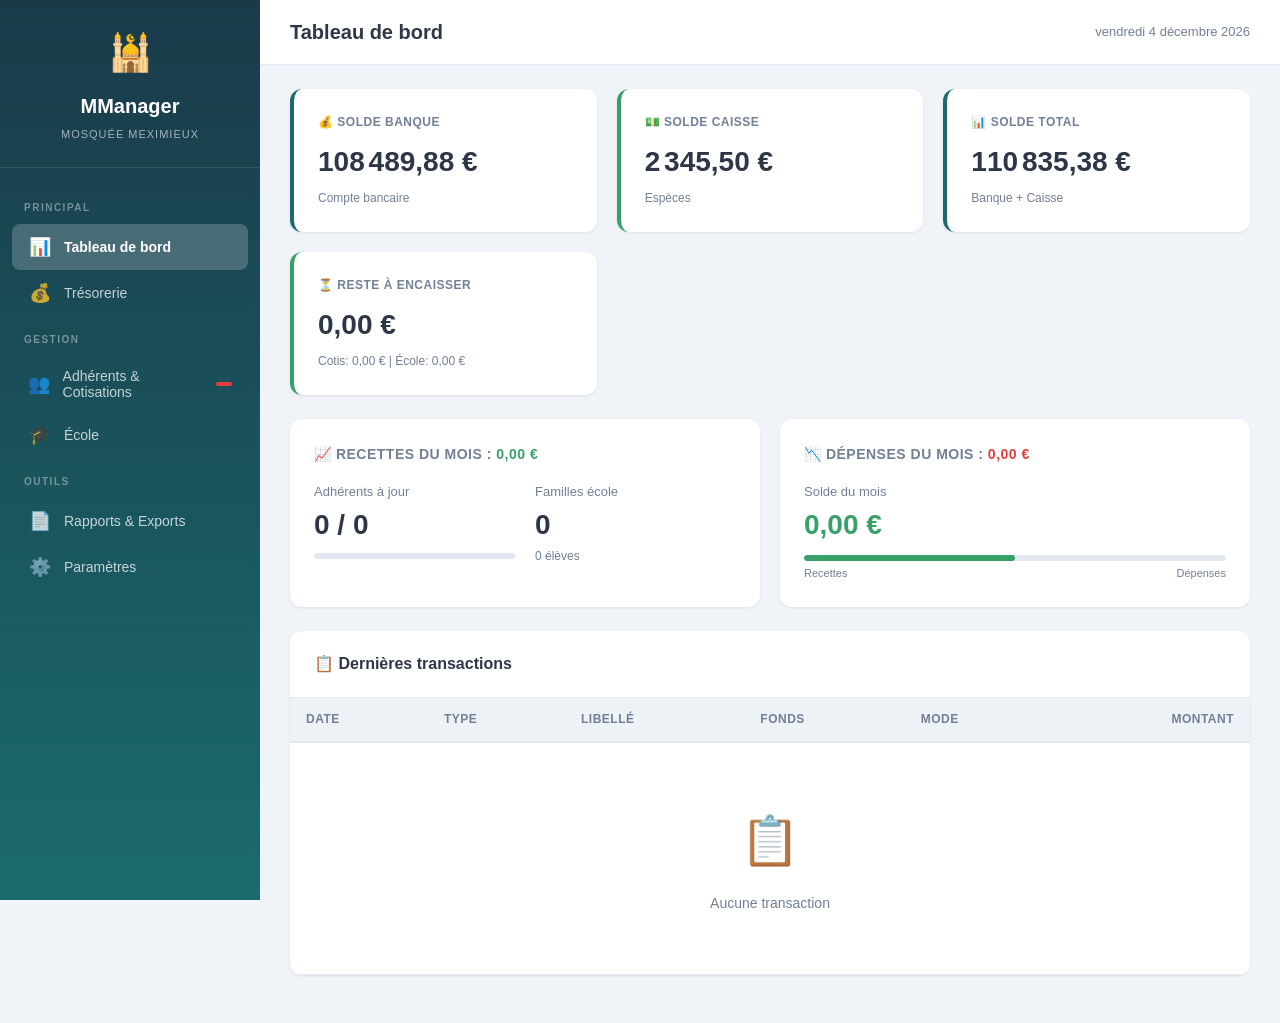
<file: MManager.html>
<!DOCTYPE html>
<html lang="fr">
<head>
    <meta charset="UTF-8">
    <meta name="viewport" content="width=device-width, initial-scale=1.0">
    <title>MManager - Gestion Mosquée Meximieux</title>
    <style>
        :root {
            --color-primary: #1a6b6d;
            --color-primary-light: #2c9e9e;
            --color-primary-hover: #145555;
            --color-primary-bg: #e6f7f7;
            --color-secondary: #edf2f7;
            --color-success: #38a169;
            --color-success-bg: #c6f6d5;
            --color-warning: #d69e2e;
            --color-warning-bg: #feebc8;
            --color-danger: #e53e3e;
            --color-danger-bg: #fed7d7;
            --color-text: #2d3748;
            --color-text-light: #718096;
            --color-border: #e2e8f0;
            --color-bg: #f0f4f8;
            --color-white: #ffffff;
            --shadow-sm: 0 1px 3px rgba(0,0,0,0.08);
            --shadow-md: 0 4px 12px rgba(0,0,0,0.1);
            --shadow-lg: 0 10px 30px rgba(0,0,0,0.12);
            --radius: 12px;
            --radius-sm: 8px;
            --transition: all 0.25s ease;
        }

        * { margin: 0; padding: 0; box-sizing: border-box; }

        body {
            font-family: 'Segoe UI', -apple-system, BlinkMacSystemFont, Roboto, sans-serif;
            background: var(--color-bg);
            color: var(--color-text);
            line-height: 1.6;
            min-height: 100vh;
        }

        /* ===== LAYOUT ===== */
        .app-wrapper {
            display: flex;
            min-height: 100vh;
        }

        /* ===== SIDEBAR ===== */
        .sidebar {
            width: 260px;
            background: linear-gradient(180deg, #1a3a4a 0%, #1a6b6d 100%);
            color: white;
            padding: 0;
            position: fixed;
            top: 0;
            left: 0;
            height: 100vh;
            overflow-y: auto;
            z-index: 100;
            transition: var(--transition);
        }

        .sidebar-header {
            padding: 24px 20px;
            border-bottom: 1px solid rgba(255,255,255,0.1);
            text-align: center;
        }

        .sidebar-header h1 {
            font-size: 20px;
            font-weight: 700;
            color: white;
            margin-bottom: 4px;
        }

        .sidebar-header .subtitle {
            font-size: 11px;
            color: rgba(255,255,255,0.6);
            text-transform: uppercase;
            letter-spacing: 1px;
        }

        .sidebar-nav {
            padding: 16px 12px;
        }

        .sidebar-nav .nav-section {
            font-size: 10px;
            text-transform: uppercase;
            letter-spacing: 1.5px;
            color: rgba(255,255,255,0.4);
            padding: 16px 12px 8px;
            font-weight: 600;
        }

        .nav-item {
            display: flex;
            align-items: center;
            gap: 12px;
            padding: 12px 16px;
            border-radius: var(--radius-sm);
            cursor: pointer;
            transition: var(--transition);
            color: rgba(255,255,255,0.75);
            font-size: 14px;
            font-weight: 500;
            border: none;
            background: none;
            width: 100%;
            text-align: left;
        }

        .nav-item:hover {
            background: rgba(255,255,255,0.1);
            color: white;
        }

        .nav-item.active {
            background: rgba(255,255,255,0.2);
            color: white;
            font-weight: 600;
        }

        .nav-item .icon {
            font-size: 18px;
            width: 24px;
            text-align: center;
        }

        .nav-item .nav-badge {
            margin-left: auto;
            background: var(--color-danger);
            color: white;
            font-size: 11px;
            padding: 2px 8px;
            border-radius: 10px;
            font-weight: 600;
        }

        /* ===== MAIN CONTENT ===== */
        .main-content {
            margin-left: 260px;
            flex: 1;
            min-height: 100vh;
        }

        .top-bar {
            background: var(--color-white);
            padding: 16px 30px;
            display: flex;
            justify-content: space-between;
            align-items: center;
            border-bottom: 1px solid var(--color-border);
            position: sticky;
            top: 0;
            z-index: 50;
        }

        .top-bar h2 {
            font-size: 20px;
            color: var(--color-text);
            font-weight: 600;
        }

        .top-bar-actions {
            display: flex;
            align-items: center;
            gap: 12px;
        }

        .page-content {
            padding: 24px 30px;
        }

        /* ===== CARDS ===== */
        .dashboard-grid {
            display: grid;
            grid-template-columns: repeat(auto-fit, minmax(240px, 1fr));
            gap: 20px;
            margin-bottom: 24px;
        }

        .metric-card {
            background: var(--color-white);
            padding: 24px;
            border-radius: var(--radius);
            box-shadow: var(--shadow-sm);
            border-left: 4px solid var(--color-primary);
            transition: var(--transition);
        }

        .metric-card:hover {
            box-shadow: var(--shadow-md);
            transform: translateY(-2px);
        }

        .metric-card.success { border-left-color: var(--color-success); }
        .metric-card.warning { border-left-color: var(--color-warning); }
        .metric-card.danger { border-left-color: var(--color-danger); }

        .metric-card .metric-label {
            font-size: 12px;
            text-transform: uppercase;
            letter-spacing: 0.5px;
            color: var(--color-text-light);
            font-weight: 600;
            margin-bottom: 8px;
        }

        .metric-card .metric-value {
            font-size: 28px;
            font-weight: 700;
            color: var(--color-text);
        }

        .metric-card .metric-sub {
            font-size: 12px;
            color: var(--color-text-light);
            margin-top: 4px;
        }

        /* ===== TABLES ===== */
        .panel {
            background: var(--color-white);
            border-radius: var(--radius);
            box-shadow: var(--shadow-sm);
            margin-bottom: 24px;
            overflow: hidden;
        }

        .panel-header {
            padding: 20px 24px;
            border-bottom: 1px solid var(--color-border);
            display: flex;
            justify-content: space-between;
            align-items: center;
            flex-wrap: wrap;
            gap: 12px;
        }

        .panel-header h3 {
            font-size: 16px;
            font-weight: 600;
            color: var(--color-text);
        }

        .panel-body {
            padding: 0;
            overflow-x: auto;
        }

        .panel-body.padded {
            padding: 24px;
        }

        .toolbar {
            display: flex;
            gap: 10px;
            align-items: center;
            flex-wrap: wrap;
        }

        .search-input {
            padding: 8px 14px;
            border: 1px solid var(--color-border);
            border-radius: var(--radius-sm);
            font-size: 13px;
            min-width: 220px;
            transition: var(--transition);
        }

        .search-input:focus {
            outline: none;
            border-color: var(--color-primary);
            box-shadow: 0 0 0 3px var(--color-primary-bg);
        }

        .filter-select {
            padding: 8px 14px;
            border: 1px solid var(--color-border);
            border-radius: var(--radius-sm);
            font-size: 13px;
            background: white;
            cursor: pointer;
        }

        table {
            width: 100%;
            border-collapse: collapse;
        }

        table th {
            text-align: left;
            padding: 12px 16px;
            background: var(--color-secondary);
            font-weight: 600;
            font-size: 12px;
            text-transform: uppercase;
            letter-spacing: 0.5px;
            color: var(--color-text-light);
            border-bottom: 2px solid var(--color-border);
            white-space: nowrap;
            cursor: pointer;
            user-select: none;
        }

        table th:hover {
            background: #e2e8f0;
        }

        table td {
            padding: 12px 16px;
            border-bottom: 1px solid var(--color-border);
            font-size: 14px;
        }

        table tr:hover {
            background: var(--color-bg);
        }

        table .text-right {
            text-align: right;
        }

        table .text-center {
            text-align: center;
        }

        .empty-state {
            text-align: center;
            padding: 60px 20px;
            color: var(--color-text-light);
        }

        .empty-state .icon {
            font-size: 48px;
            margin-bottom: 12px;
        }

        /* ===== BADGES ===== */
        .badge {
            display: inline-block;
            padding: 4px 12px;
            border-radius: 20px;
            font-size: 11px;
            font-weight: 600;
            letter-spacing: 0.3px;
        }

        .badge-success { background: var(--color-success-bg); color: #22543d; }
        .badge-warning { background: var(--color-warning-bg); color: #744210; }
        .badge-danger { background: var(--color-danger-bg); color: #742a2a; }
        .badge-info { background: var(--color-primary-bg); color: var(--color-primary); }

        .type-tag {
            display: inline-block;
            padding: 3px 10px;
            border-radius: 4px;
            font-size: 11px;
            font-weight: 600;
        }

        .type-entree { background: var(--color-success-bg); color: #22543d; }
        .type-sortie { background: var(--color-danger-bg); color: #742a2a; }

        /* ===== BUTTONS ===== */
        .btn {
            padding: 10px 20px;
            border: none;
            border-radius: var(--radius-sm);
            cursor: pointer;
            font-size: 13px;
            font-weight: 600;
            transition: var(--transition);
            display: inline-flex;
            align-items: center;
            gap: 6px;
            white-space: nowrap;
        }

        .btn-primary { background: var(--color-primary); color: white; }
        .btn-primary:hover { background: var(--color-primary-hover); }

        .btn-success { background: var(--color-success); color: white; }
        .btn-success:hover { background: #2f855a; }

        .btn-warning { background: var(--color-warning); color: white; }

        .btn-danger { background: var(--color-danger); color: white; }
        .btn-danger:hover { background: #c53030; }

        .btn-secondary { background: var(--color-secondary); color: var(--color-text); }
        .btn-secondary:hover { background: #e2e8f0; }

        .btn-outline {
            background: transparent;
            color: var(--color-primary);
            border: 1px solid var(--color-primary);
        }
        .btn-outline:hover { background: var(--color-primary-bg); }

        .btn-sm { padding: 6px 12px; font-size: 12px; }

        .action-buttons {
            display: flex;
            gap: 8px;
            flex-wrap: wrap;
            margin-bottom: 20px;
        }

        /* ===== MODALS ===== */
        .modal-overlay {
            display: none;
            position: fixed;
            top: 0; left: 0;
            width: 100%; height: 100%;
            background: rgba(0,0,0,0.5);
            z-index: 1000;
            align-items: center;
            justify-content: center;
            backdrop-filter: blur(4px);
        }

        .modal-overlay.active { display: flex; }

        .modal {
            background: var(--color-white);
            padding: 0;
            border-radius: var(--radius);
            max-width: 650px;
            width: 92%;
            max-height: 85vh;
            overflow-y: auto;
            box-shadow: var(--shadow-lg);
            animation: modalSlide 0.25s ease;
        }

        @keyframes modalSlide {
            from { opacity: 0; transform: translateY(-20px); }
            to { opacity: 1; transform: translateY(0); }
        }

        .modal-header {
            display: flex;
            justify-content: space-between;
            align-items: center;
            padding: 20px 24px;
            border-bottom: 1px solid var(--color-border);
            position: sticky;
            top: 0;
            background: white;
            z-index: 1;
        }

        .modal-header h2 {
            font-size: 18px;
            color: var(--color-primary);
            font-weight: 600;
        }

        .modal-close {
            width: 32px; height: 32px;
            border-radius: 50%;
            border: none;
            background: var(--color-secondary);
            cursor: pointer;
            font-size: 18px;
            display: flex;
            align-items: center;
            justify-content: center;
            transition: var(--transition);
        }

        .modal-close:hover { background: var(--color-danger-bg); color: var(--color-danger); }

        .modal-body { padding: 24px; }

        .modal-footer {
            padding: 16px 24px;
            border-top: 1px solid var(--color-border);
            display: flex;
            gap: 10px;
            justify-content: flex-end;
            position: sticky;
            bottom: 0;
            background: white;
        }

        /* ===== FORMS ===== */
        .form-group { margin-bottom: 16px; }

        .form-group label {
            display: block;
            margin-bottom: 6px;
            font-weight: 600;
            font-size: 13px;
            color: var(--color-text);
        }

        .form-group label .required { color: var(--color-danger); }

        .form-control {
            width: 100%;
            padding: 10px 14px;
            border: 1px solid var(--color-border);
            border-radius: var(--radius-sm);
            font-size: 14px;
            transition: var(--transition);
            font-family: inherit;
        }

        .form-control:focus {
            outline: none;
            border-color: var(--color-primary);
            box-shadow: 0 0 0 3px var(--color-primary-bg);
        }

        .form-row {
            display: grid;
            grid-template-columns: 1fr 1fr;
            gap: 16px;
        }

        /* ===== TOAST ===== */
        .toast-container {
            position: fixed;
            top: 20px;
            right: 20px;
            z-index: 2000;
            display: flex;
            flex-direction: column;
            gap: 8px;
        }

        .toast {
            padding: 14px 20px;
            border-radius: var(--radius-sm);
            color: white;
            font-size: 14px;
            font-weight: 500;
            box-shadow: var(--shadow-md);
            animation: toastIn 0.3s ease, toastOut 0.3s ease 2.7s;
            display: flex;
            align-items: center;
            gap: 10px;
            min-width: 300px;
        }

        .toast-success { background: var(--color-success); }
        .toast-error { background: var(--color-danger); }
        .toast-warning { background: var(--color-warning); }
        .toast-info { background: var(--color-primary); }

        @keyframes toastIn {
            from { opacity: 0; transform: translateX(100px); }
            to { opacity: 1; transform: translateX(0); }
        }
        @keyframes toastOut {
            from { opacity: 1; }
            to { opacity: 0; }
        }

        /* ===== CONFIRM DIALOG ===== */
        .confirm-overlay {
            display: none;
            position: fixed;
            top: 0; left: 0;
            width: 100%; height: 100%;
            background: rgba(0,0,0,0.5);
            z-index: 2000;
            align-items: center;
            justify-content: center;
        }
        .confirm-overlay.active { display: flex; }
        .confirm-box {
            background: white;
            padding: 30px;
            border-radius: var(--radius);
            max-width: 420px;
            width: 90%;
            text-align: center;
        }
        .confirm-box h3 { margin-bottom: 12px; }
        .confirm-box p { color: var(--color-text-light); margin-bottom: 24px; }
        .confirm-box .confirm-actions { display: flex; gap: 10px; justify-content: center; }

        /* ===== PAGINATION ===== */
        .pagination {
            display: flex;
            justify-content: space-between;
            align-items: center;
            padding: 12px 16px;
            border-top: 1px solid var(--color-border);
            font-size: 13px;
            color: var(--color-text-light);
        }
        .pagination-buttons { display: flex; gap: 4px; }
        .pagination-buttons button {
            padding: 6px 12px;
            border: 1px solid var(--color-border);
            background: white;
            border-radius: 6px;
            cursor: pointer;
            font-size: 13px;
        }
        .pagination-buttons button.active {
            background: var(--color-primary);
            color: white;
            border-color: var(--color-primary);
        }
        .pagination-buttons button:hover:not(.active) { background: var(--color-secondary); }

        /* ===== DETAIL VIEW ===== */
        .detail-grid {
            display: grid;
            grid-template-columns: 1fr 1fr;
            gap: 12px;
            margin-bottom: 20px;
        }
        .detail-item {
            padding: 10px;
            background: var(--color-bg);
            border-radius: var(--radius-sm);
        }
        .detail-item .detail-label {
            font-size: 11px;
            text-transform: uppercase;
            color: var(--color-text-light);
            letter-spacing: 0.5px;
            margin-bottom: 2px;
        }
        .detail-item .detail-value {
            font-size: 15px;
            font-weight: 600;
        }

        /* ===== MISC ===== */
        .amount-positive { color: var(--color-success); font-weight: 600; }
        .amount-negative { color: var(--color-danger); font-weight: 600; }

        .progress-bar {
            height: 6px;
            background: var(--color-border);
            border-radius: 3px;
            overflow: hidden;
            margin-top: 4px;
        }
        .progress-fill {
            height: 100%;
            border-radius: 3px;
            transition: width 0.5s ease;
        }

        .cheque-item, .child-item {
            background: var(--color-bg);
            padding: 16px;
            border-radius: var(--radius-sm);
            margin-bottom: 10px;
            position: relative;
        }
        .cheque-item .remove-cheque, .child-item .remove-child {
            position: absolute;
            top: 8px; right: 8px;
            background: none; border: none;
            color: var(--color-danger);
            cursor: pointer; font-size: 18px;
        }

        .mobile-toggle {
            display: none;
            background: none; border: none;
            font-size: 24px; cursor: pointer; padding: 4px;
        }

        @media (max-width: 768px) {
            .sidebar { transform: translateX(-100%); }
            .sidebar.open { transform: translateX(0); }
            .main-content { margin-left: 0; }
            .mobile-toggle { display: block; }
            .form-row { grid-template-columns: 1fr; }
            .dashboard-grid { grid-template-columns: 1fr 1fr; }
        }

        @media (max-width: 480px) {
            .dashboard-grid { grid-template-columns: 1fr; }
            .page-content { padding: 16px; }
            .top-bar { padding: 12px 16px; }
        }

        @media print {
            .sidebar, .top-bar, .action-buttons, .toolbar, .btn, .modal-overlay { display: none !important; }
            .main-content { margin-left: 0; }
            .panel { box-shadow: none; border: 1px solid #ddd; }
        }
    </style>
</head>
<body>
    <div class="app-wrapper">
        <!-- SIDEBAR -->
        <aside class="sidebar" id="sidebar">
            <div class="sidebar-header">
                <div style="font-size: 36px; margin-bottom: 8px;">🕌</div>
                <h1>MManager</h1>
                <div class="subtitle">Mosquée Meximieux</div>
            </div>
            <nav class="sidebar-nav">
                <div class="nav-section">Principal</div>
                <button class="nav-item active" onclick="showSection('dashboard', this)">
                    <span class="icon">📊</span> Tableau de bord
                </button>
                <button class="nav-item" onclick="showSection('tresorerie', this)">
                    <span class="icon">💰</span> Trésorerie
                </button>
                <div class="nav-section">Gestion</div>
                <button class="nav-item" onclick="showSection('cotisations', this)">
                    <span class="icon">👥</span> Adhérents & Cotisations
                    <span class="nav-badge" id="navBadgeRetard"></span>
                </button>
                <button class="nav-item" onclick="showSection('ecole', this)">
                    <span class="icon">🎓</span> École
                </button>
                <div class="nav-section">Outils</div>
                <button class="nav-item" onclick="showSection('rapports', this)">
                    <span class="icon">📄</span> Rapports & Exports
                </button>
                <button class="nav-item" onclick="showSection('parametres', this)">
                    <span class="icon">⚙️</span> Paramètres
                </button>
            </nav>
        </aside>

        <!-- MAIN -->
        <main class="main-content">
            <div class="top-bar">
                <div style="display: flex; align-items: center; gap: 12px;">
                    <button class="mobile-toggle" onclick="document.getElementById('sidebar').classList.toggle('open')">☰</button>
                    <h2 id="pageTitle">Tableau de bord</h2>
                </div>
                <div class="top-bar-actions">
                    <span style="font-size: 13px; color: var(--color-text-light);" id="currentDate"></span>
                </div>
            </div>

            <div class="page-content">

                <!-- ==================== DASHBOARD ==================== -->
                <div id="section-dashboard" class="section active">
                    <div class="dashboard-grid" id="dashboardCards"></div>
                    <div style="display: grid; grid-template-columns: 1fr 1fr; gap: 20px; margin-bottom: 24px;" id="dashboardCharts"></div>
                    <div class="panel">
                        <div class="panel-header"><h3>📋 Dernières transactions</h3></div>
                        <div class="panel-body">
                            <table>
                                <thead><tr>
                                    <th>Date</th><th>Type</th><th>Libellé</th><th>Fonds</th><th>Mode</th><th class="text-right">Montant</th>
                                </tr></thead>
                                <tbody id="dashboardRecentTx"></tbody>
                            </table>
                        </div>
                    </div>
                </div>

                <!-- ==================== TRÉSORERIE ==================== -->
                <div id="section-tresorerie" class="section" style="display:none;">
                    <div class="action-buttons">
                        <button class="btn btn-primary" onclick="openModal('modalTransaction')">➕ Nouvelle transaction</button>
                        <button class="btn btn-outline" onclick="openModal('modalRemise')">📝 Remise de chèques</button>
                        <button class="btn btn-outline" onclick="openModal('modalDepot')">💵 Dépôt espèces</button>
                    </div>
                    <div class="dashboard-grid" id="tresorerieCards"></div>
                    <div class="panel">
                        <div class="panel-header">
                            <h3>📋 Toutes les transactions</h3>
                            <div class="toolbar">
                                <input type="text" class="search-input" placeholder="🔍 Rechercher..." id="searchTx" oninput="renderTransactions()">
                                <select class="filter-select" id="filterTxType" onchange="renderTransactions()">
                                    <option value="">Tous types</option>
                                    <option value="entree">Entrées</option>
                                    <option value="sortie">Sorties</option>
                                </select>
                                <select class="filter-select" id="filterTxFonds" onchange="renderTransactions()"></select>
                                <select class="filter-select" id="filterTxCompte" onchange="renderTransactions()">
                                    <option value="">Tous comptes</option>
                                    <option value="banque">Banque</option>
                                    <option value="caisse">Caisse</option>
                                </select>
                                <select class="filter-select" id="filterTxPeriod" onchange="renderTransactions()">
                                    <option value="">Toutes périodes</option>
                                    <option value="month">Ce mois</option>
                                    <option value="quarter">Ce trimestre</option>
                                    <option value="year">Cette année</option>
                                </select>
                            </div>
                        </div>
                        <div class="panel-body">
                            <table>
                                <thead><tr>
                                    <th onclick="sortTransactions('date')">Date ↕</th>
                                    <th>Compte</th><th>Type</th><th>Libellé</th><th>Fonds</th><th>Mode</th>
                                    <th class="text-right" onclick="sortTransactions('montant')">Montant ↕</th>
                                    <th class="text-center">Actions</th>
                                </tr></thead>
                                <tbody id="txTableBody"></tbody>
                            </table>
                        </div>
                        <div class="pagination" id="txPagination"></div>
                    </div>
                </div>

                <!-- ==================== COTISATIONS ==================== -->
                <div id="section-cotisations" class="section" style="display:none;">
                    <div class="action-buttons">
                        <button class="btn btn-primary" onclick="openModal('modalAdherent')">➕ Nouvel adhérent</button>
                        <button class="btn btn-success" onclick="openModal('modalPaiementCotisation')">💳 Encaisser cotisation</button>
                        <button class="btn btn-outline" onclick="exportAdherentsCSV()">📥 Exporter CSV</button>
                    </div>
                    <div class="dashboard-grid" id="cotisationsCards"></div>
                    <div class="panel">
                        <div class="panel-header">
                            <h3>👥 Liste des adhérents</h3>
                            <div class="toolbar">
                                <input type="text" class="search-input" placeholder="🔍 Rechercher un adhérent..." id="searchAdh" oninput="renderAdherents()">
                                <select class="filter-select" id="filterAdhStatus" onchange="renderAdherents()">
                                    <option value="">Tous</option>
                                    <option value="ajour">À jour</option>
                                    <option value="encours">En cours</option>
                                    <option value="retard">En retard</option>
                                </select>
                            </div>
                        </div>
                        <div class="panel-body">
                            <table>
                                <thead><tr>
                                    <th onclick="sortAdherents('nom')">Nom ↕</th><th>Prénom</th><th>Téléphone</th><th>Email</th>
                                    <th class="text-right">Annuel</th><th class="text-right">Payé</th><th class="text-right">Reste</th>
                                    <th>Statut</th><th class="text-center">Actions</th>
                                </tr></thead>
                                <tbody id="adhTableBody"></tbody>
                            </table>
                        </div>
                    </div>
                </div>

                <!-- ==================== ÉCOLE ==================== -->
                <div id="section-ecole" class="section" style="display:none;">
                    <div class="action-buttons">
                        <button class="btn btn-primary" onclick="openModal('modalFamille')">➕ Nouvelle famille</button>
                        <button class="btn btn-success" onclick="openModal('modalPaiementEcole')">💳 Encaisser paiement</button>
                        <button class="btn btn-outline" onclick="exportEcoleCSV()">📥 Exporter CSV</button>
                    </div>
                    <div class="dashboard-grid" id="ecoleCards"></div>
                    <div class="panel">
                        <div class="panel-header">
                            <h3>👨‍👩‍👧‍👦 Suivi par famille</h3>
                            <div class="toolbar">
                                <input type="text" class="search-input" placeholder="🔍 Rechercher..." id="searchFam" oninput="renderFamilles()">
                                <select class="filter-select" id="filterFamStatus" onchange="renderFamilles()">
                                    <option value="">Tous</option>
                                    <option value="ajour">À jour</option>
                                    <option value="partiel">Partiel</option>
                                    <option value="retard">En retard</option>
                                </select>
                            </div>
                        </div>
                        <div class="panel-body">
                            <table>
                                <thead><tr>
                                    <th onclick="sortFamilles('nom')">Famille ↕</th><th>Téléphone</th>
                                    <th class="text-center">Enfants</th><th class="text-right">Total dû</th>
                                    <th class="text-right">Versé</th><th class="text-right">Reste</th>
                                    <th>Progression</th><th>Statut</th><th class="text-center">Actions</th>
                                </tr></thead>
                                <tbody id="famTableBody"></tbody>
                            </table>
                        </div>
                    </div>
                </div>

                <!-- ==================== RAPPORTS ==================== -->
                <div id="section-rapports" class="section" style="display:none;">
                    <div class="panel">
                        <div class="panel-header"><h3>📊 Rapports et exports</h3></div>
                        <div class="panel-body padded">
                            <div class="form-row" style="margin-bottom: 20px;">
                                <div class="form-group">
                                    <label>Date début</label>
                                    <input type="date" class="form-control" id="rapportDateDebut">
                                </div>
                                <div class="form-group">
                                    <label>Date fin</label>
                                    <input type="date" class="form-control" id="rapportDateFin">
                                </div>
                            </div>
                            <div style="display: grid; grid-template-columns: repeat(auto-fit, minmax(220px, 1fr)); gap: 12px;">
                                <button class="btn btn-primary" onclick="renderRapports(); toast('Rapport actualisé','info');">📊 Actualiser la synthèse</button>
                                <button class="btn btn-primary" onclick="generateRapportAG()">📄 Rapport AG (impression)</button>
                                <button class="btn btn-secondary" onclick="exportTransactionsCSV()">💾 Transactions (CSV)</button>
                                <button class="btn btn-secondary" onclick="exportAdherentsCSV()">👥 Adhérents (CSV)</button>
                                <button class="btn btn-secondary" onclick="exportEcoleCSV()">🎓 École (CSV)</button>
                            </div>
                        </div>
                    </div>
                    <div class="panel">
                        <div class="panel-header"><h3>📈 Synthèse par fonds</h3></div>
                        <div class="panel-body">
                            <table>
                                <thead><tr><th>Fonds</th><th class="text-right">Recettes</th><th class="text-right">Dépenses</th><th class="text-right">Solde</th></tr></thead>
                                <tbody id="rapportFondsBody"></tbody>
                            </table>
                        </div>
                    </div>
                    <div class="panel">
                        <div class="panel-header"><h3>📅 Détail mensuel</h3></div>
                        <div class="panel-body">
                            <table>
                                <thead><tr><th>Mois</th><th class="text-right">Recettes</th><th class="text-right">Dépenses</th><th class="text-right">Solde</th><th class="text-right">Cumul</th></tr></thead>
                                <tbody id="rapportMensuelBody"></tbody>
                            </table>
                        </div>
                    </div>
                </div>

                <!-- ==================== PARAMÈTRES ==================== -->
                <div id="section-parametres" class="section" style="display:none;">
                    <div class="panel">
                        <div class="panel-header"><h3>⚙️ Paramètres généraux</h3></div>
                        <div class="panel-body padded">
                            <div class="form-row">
                                <div class="form-group">
                                    <label>Nom de la mosquée</label>
                                    <input type="text" class="form-control" id="paramNomMosquee" value="Mosquée Meximieux">
                                </div>
                                <div class="form-group">
                                    <label>Année en cours</label>
                                    <input type="number" class="form-control" id="paramAnnee" value="2026">
                                </div>
                            </div>
                            <div class="form-row">
                                <div class="form-group">
                                    <label>Solde initial banque (€)</label>
                                    <input type="number" step="0.01" class="form-control" id="paramSoldeBanque" value="108489.88">
                                </div>
                                <div class="form-group">
                                    <label>Solde initial caisse (€)</label>
                                    <input type="number" step="0.01" class="form-control" id="paramSoldeCaisse" value="2345.50">
                                </div>
                            </div>
                            <div class="form-group">
                                <label>Fonds personnalisés (un par ligne)</label>
                                <textarea class="form-control" id="paramFonds" rows="6">Fonctionnement
Entretien/Travaux
Irchad
Éducation
Cotisations
Projets
Zakat
Événementiel
Dons</textarea>
                            </div>
                            <button class="btn btn-primary" onclick="saveParams()">💾 Sauvegarder les paramètres</button>
                        </div>
                    </div>
                    <div class="panel">
                        <div class="panel-header"><h3>💾 Sauvegarde & Restauration</h3></div>
                        <div class="panel-body padded">
                            <p style="color: var(--color-text-light); margin-bottom: 16px;">
                                Toutes les données sont stockées dans votre navigateur (localStorage). 
                                <strong>Pensez à exporter régulièrement une sauvegarde JSON.</strong>
                            </p>
                            <div class="action-buttons">
                                <button class="btn btn-primary" onclick="exportAllData()">📥 Exporter tout (JSON)</button>
                                <button class="btn btn-warning" onclick="document.getElementById('importFile').click()">📤 Importer (JSON)</button>
                                <input type="file" id="importFile" accept=".json" style="display:none" onchange="importAllData(event)">
                                <button class="btn btn-danger" onclick="confirmResetAll()">🗑️ Réinitialiser tout</button>
                            </div>
                        </div>
                    </div>
                </div>

            </div>
        </main>
    </div>

    <!-- TOAST -->
    <div class="toast-container" id="toastContainer"></div>

    <!-- ==================== MODALS ==================== -->

    <!-- Modal Transaction -->
    <div id="modalTransaction" class="modal-overlay">
        <div class="modal">
            <div class="modal-header">
                <h2 id="modalTransactionTitle">➕ Nouvelle transaction</h2>
                <button class="modal-close" onclick="closeModal('modalTransaction')">×</button>
            </div>
            <form id="formTransaction" onsubmit="event.preventDefault(); saveTransaction();">
                <div class="modal-body">
                    <input type="hidden" id="txEditId">
                    <div class="form-group">
                        <label>Date <span class="required">*</span></label>
                        <input type="date" class="form-control" id="txDate" required>
                    </div>
                    <div class="form-row">
                        <div class="form-group">
                            <label>Type <span class="required">*</span></label>
                            <select class="form-control" id="txType" required>
                                <option value="entree">Entrée (recette)</option>
                                <option value="sortie">Sortie (dépense)</option>
                            </select>
                        </div>
                        <div class="form-group">
                            <label>Compte <span class="required">*</span></label>
                            <select class="form-control" id="txCompte" required>
                                <option value="banque">Banque</option>
                                <option value="caisse">Caisse</option>
                            </select>
                        </div>
                    </div>
                    <div class="form-group">
                        <label>Libellé <span class="required">*</span></label>
                        <input type="text" class="form-control" id="txLibelle" required placeholder="Ex: Cotisation M. Dupont, Facture EDF...">
                    </div>
                    <div class="form-row">
                        <div class="form-group">
                            <label>Fonds <span class="required">*</span></label>
                            <select class="form-control" id="txFonds" required></select>
                        </div>
                        <div class="form-group">
                            <label>Mode de paiement <span class="required">*</span></label>
                            <select class="form-control" id="txMode" required>
                                <option value="virement">Virement</option>
                                <option value="cheque">Chèque</option>
                                <option value="cb">Carte bancaire</option>
                                <option value="especes">Espèces</option>
                                <option value="prelevement">Prélèvement</option>
                            </select>
                        </div>
                    </div>
                    <div class="form-row">
                        <div class="form-group">
                            <label>Montant (€) <span class="required">*</span></label>
                            <input type="number" step="0.01" min="0.01" class="form-control" id="txMontant" required placeholder="0.00">
                        </div>
                        <div class="form-group">
                            <label>Référence / N° pièce</label>
                            <input type="text" class="form-control" id="txReference" placeholder="CHQ-001, VIR-xxx...">
                        </div>
                    </div>
                    <div class="form-group">
                        <label>Notes</label>
                        <textarea class="form-control" id="txNotes" rows="2" placeholder="Informations complémentaires..."></textarea>
                    </div>
                </div>
                <div class="modal-footer">
                    <button type="button" class="btn btn-secondary" onclick="closeModal('modalTransaction')">Annuler</button>
                    <button type="submit" class="btn btn-primary">💾 Enregistrer</button>
                </div>
            </form>
        </div>
    </div>

    <!-- Modal Remise -->
    <div id="modalRemise" class="modal-overlay">
        <div class="modal">
            <div class="modal-header">
                <h2>📝 Remise de chèques</h2>
                <button class="modal-close" onclick="closeModal('modalRemise')">×</button>
            </div>
            <div class="modal-body">
                <div class="form-group">
                    <label>Date de la remise <span class="required">*</span></label>
                    <input type="date" class="form-control" id="remiseDate">
                </div>
                <h4 style="margin-bottom: 10px;">Chèques :</h4>
                <div id="remiseChequesContainer"></div>
                <button type="button" class="btn btn-secondary" onclick="addRemiseCheque()" style="width: 100%; margin: 10px 0;">+ Ajouter un chèque</button>
                <div style="background: var(--color-primary-bg); padding: 12px; border-radius: var(--radius-sm); margin-top: 10px;">
                    <strong>Total remise : <span id="remiseTotal">0,00 €</span></strong>
                </div>
            </div>
            <div class="modal-footer">
                <button class="btn btn-secondary" onclick="closeModal('modalRemise')">Annuler</button>
                <button class="btn btn-primary" onclick="validerRemise()">✅ Valider la remise</button>
            </div>
        </div>
    </div>

    <!-- Modal Dépôt -->
    <div id="modalDepot" class="modal-overlay">
        <div class="modal">
            <div class="modal-header">
                <h2>💵 Dépôt d'espèces en banque</h2>
                <button class="modal-close" onclick="closeModal('modalDepot')">×</button>
            </div>
            <form id="formDepot" onsubmit="event.preventDefault(); validerDepot();">
                <div class="modal-body">
                    <div class="form-group">
                        <label>Date <span class="required">*</span></label>
                        <input type="date" class="form-control" id="depotDate" required>
                    </div>
                    <div class="form-group">
                        <label>Montant (€) <span class="required">*</span></label>
                        <input type="number" step="0.01" min="0.01" class="form-control" id="depotMontant" required placeholder="0.00">
                    </div>
                    <div class="form-group">
                        <label>Provenance</label>
                        <textarea class="form-control" id="depotProvenance" rows="3" placeholder="Caisse du vendredi, kermesse, dons..."></textarea>
                    </div>
                    <div style="background: var(--color-warning-bg); padding: 10px; border-radius: var(--radius-sm); font-size: 13px;">
                        ⚠️ Ce dépôt transfère des espèces de la <strong>caisse</strong> vers la <strong>banque</strong>.
                    </div>
                </div>
                <div class="modal-footer">
                    <button type="button" class="btn btn-secondary" onclick="closeModal('modalDepot')">Annuler</button>
                    <button type="submit" class="btn btn-primary">💵 Enregistrer</button>
                </div>
            </form>
        </div>
    </div>

    <!-- Modal Adhérent -->
    <div id="modalAdherent" class="modal-overlay">
        <div class="modal">
            <div class="modal-header">
                <h2 id="modalAdherentTitle">➕ Nouvel adhérent</h2>
                <button class="modal-close" onclick="closeModal('modalAdherent')">×</button>
            </div>
            <form id="formAdherent" onsubmit="event.preventDefault(); saveAdherent();">
                <div class="modal-body">
                    <input type="hidden" id="adhEditId">
                    <div class="form-row">
                        <div class="form-group"><label>Nom <span class="required">*</span></label><input type="text" class="form-control" id="adhNom" required></div>
                        <div class="form-group"><label>Prénom <span class="required">*</span></label><input type="text" class="form-control" id="adhPrenom" required></div>
                    </div>
                    <div class="form-row">
                        <div class="form-group"><label>Téléphone</label><input type="tel" class="form-control" id="adhTel" placeholder="06 12 34 56 78"></div>
                        <div class="form-group"><label>Email</label><input type="email" class="form-control" id="adhEmail"></div>
                    </div>
                    <div class="form-group"><label>Adresse</label><textarea class="form-control" id="adhAdresse" rows="2"></textarea></div>
                    <div class="form-row">
                        <div class="form-group"><label>Cotisation annuelle (€) <span class="required">*</span></label><input type="number" step="0.01" class="form-control" id="adhMontant" required value="150"></div>
                        <div class="form-group"><label>Périodicité <span class="required">*</span></label>
                            <select class="form-control" id="adhPeriodicite" required>
                                <option value="annuel">Annuel (1 fois/an)</option>
                                <option value="semestriel">Semestriel (2 fois/an)</option>
                                <option value="trimestriel">Trimestriel (4 fois/an)</option>
                                <option value="mensuel">Mensuel (12 fois/an)</option>
                            </select>
                        </div>
                    </div>
                    <div class="form-row">
                        <div class="form-group"><label>Mode préféré</label>
                            <select class="form-control" id="adhModePref">
                                <option value="virement">Virement</option><option value="cheque">Chèque</option>
                                <option value="cb">Carte bancaire</option><option value="especes">Espèces</option>
                                <option value="prelevement">Prélèvement</option>
                            </select>
                        </div>
                        <div class="form-group"><label>Date début cotisation</label>
                            <input type="date" class="form-control" id="adhDateDebut" placeholder="Début année en cours si vide">
                        </div>
                    </div>
                    <div class="form-group"><label>Notes</label><textarea class="form-control" id="adhNotes" rows="2"></textarea></div>
                </div>
                <div class="modal-footer">
                    <button type="button" class="btn btn-secondary" onclick="closeModal('modalAdherent')">Annuler</button>
                    <button type="submit" class="btn btn-primary">💾 Enregistrer</button>
                </div>
            </form>
        </div>
    </div>

    <!-- Modal Paiement Cotisation -->
    <div id="modalPaiementCotisation" class="modal-overlay">
        <div class="modal">
            <div class="modal-header">
                <h2>💳 Encaisser cotisation</h2>
                <button class="modal-close" onclick="closeModal('modalPaiementCotisation')">×</button>
            </div>
            <form id="formPaiementCotisation" onsubmit="event.preventDefault(); savePaiementCotisation();">
                <div class="modal-body">
                    <div class="form-group">
                        <label>Adhérent <span class="required">*</span></label>
                        <select class="form-control" id="paiCotAdherent" required onchange="onPaiCotAdherentChange()"><option value="">Sélectionner...</option></select>
                    </div>
                    <div id="paiCotInfo" style="display:none; background: var(--color-primary-bg); padding: 12px; border-radius: var(--radius-sm); margin-bottom: 16px;"></div>
                    <div class="form-row">
                        <div class="form-group"><label>Montant (€) <span class="required">*</span></label><input type="number" step="0.01" min="0.01" class="form-control" id="paiCotMontant" required></div>
                        <div class="form-group"><label>Date <span class="required">*</span></label><input type="date" class="form-control" id="paiCotDate" required></div>
                    </div>
                    <div class="form-row">
                        <div class="form-group"><label>Mode <span class="required">*</span></label>
                            <select class="form-control" id="paiCotMode" required>
                                <option value="virement">Virement</option><option value="cheque">Chèque</option>
                                <option value="cb">CB</option><option value="especes">Espèces</option><option value="prelevement">Prélèvement</option>
                            </select>
                        </div>
                        <div class="form-group"><label>Compte</label>
                            <select class="form-control" id="paiCotCompte"><option value="banque">Banque</option><option value="caisse">Caisse</option></select>
                        </div>
                    </div>
                </div>
                <div class="modal-footer">
                    <button type="button" class="btn btn-secondary" onclick="closeModal('modalPaiementCotisation')">Annuler</button>
                    <button type="submit" class="btn btn-success">💳 Encaisser</button>
                </div>
            </form>
        </div>
    </div>

    <!-- Modal Famille -->
    <div id="modalFamille" class="modal-overlay">
        <div class="modal">
            <div class="modal-header">
                <h2 id="modalFamilleTitle">➕ Nouvelle famille</h2>
                <button class="modal-close" onclick="closeModal('modalFamille')">×</button>
            </div>
            <form id="formFamille" onsubmit="event.preventDefault(); saveFamille();">
                <div class="modal-body">
                    <input type="hidden" id="famEditId">
                    <div class="form-group"><label>Nom de famille <span class="required">*</span></label><input type="text" class="form-control" id="famNom" required placeholder="MARTIN"></div>
                    <div class="form-row">
                        <div class="form-group"><label>Téléphone</label><input type="tel" class="form-control" id="famTel" placeholder="06 12 34 56 78"></div>
                        <div class="form-group"><label>Email</label><input type="email" class="form-control" id="famEmail"></div>
                    </div>
                    <div class="form-row">
                        <div class="form-group"><label>Périodicité de paiement <span class="required">*</span></label>
                            <select class="form-control" id="famPeriodicite" required>
                                <option value="annuel">Annuel (1 fois/an)</option>
                                <option value="semestriel">Semestriel (2 fois/an)</option>
                                <option value="trimestriel">Trimestriel (4 fois/an)</option>
                                <option value="mensuel">Mensuel (12 fois/an)</option>
                            </select>
                        </div>
                        <div class="form-group"><label>Date début année scolaire</label>
                            <input type="date" class="form-control" id="famDateDebut" placeholder="Début année si vide">
                        </div>
                    </div>
                    <h4 style="margin: 16px 0 10px;">👶 Enfants inscrits</h4>
                    <div id="familleEnfantsContainer"></div>
                    <button type="button" class="btn btn-secondary" onclick="addChildField()" style="width: 100%; margin: 10px 0;">+ Ajouter un enfant</button>
                </div>
                <div class="modal-footer">
                    <button type="button" class="btn btn-secondary" onclick="closeModal('modalFamille')">Annuler</button>
                    <button type="submit" class="btn btn-primary">💾 Enregistrer</button>
                </div>
            </form>
        </div>
    </div>

    <!-- Modal Paiement École -->
    <div id="modalPaiementEcole" class="modal-overlay">
        <div class="modal">
            <div class="modal-header">
                <h2>💳 Encaisser paiement école</h2>
                <button class="modal-close" onclick="closeModal('modalPaiementEcole')">×</button>
            </div>
            <form id="formPaiementEcole" onsubmit="event.preventDefault(); savePaiementEcole();">
                <div class="modal-body">
                    <div class="form-group">
                        <label>Famille <span class="required">*</span></label>
                        <select class="form-control" id="paiEcoleFamille" required onchange="onPaiEcoleFamilleChange()"><option value="">Sélectionner...</option></select>
                    </div>
                    <div id="paiEcoleInfo" style="display:none; background: var(--color-primary-bg); padding: 12px; border-radius: var(--radius-sm); margin-bottom: 16px;"></div>
                    <div class="form-row">
                        <div class="form-group"><label>Montant (€) <span class="required">*</span></label><input type="number" step="0.01" min="0.01" class="form-control" id="paiEcoleMontant" required></div>
                        <div class="form-group"><label>Date <span class="required">*</span></label><input type="date" class="form-control" id="paiEcoleDate" required></div>
                    </div>
                    <div class="form-row">
                        <div class="form-group"><label>Mode <span class="required">*</span></label>
                            <select class="form-control" id="paiEcoleMode" required>
                                <option value="virement">Virement</option><option value="cheque">Chèque</option>
                                <option value="cb">CB</option><option value="especes">Espèces</option>
                            </select>
                        </div>
                        <div class="form-group"><label>Compte</label>
                            <select class="form-control" id="paiEcoleCompte"><option value="banque">Banque</option><option value="caisse">Caisse</option></select>
                        </div>
                    </div>
                </div>
                <div class="modal-footer">
                    <button type="button" class="btn btn-secondary" onclick="closeModal('modalPaiementEcole')">Annuler</button>
                    <button type="submit" class="btn btn-success">💳 Encaisser</button>
                </div>
            </form>
        </div>
    </div>

    <!-- Modal Détail Adhérent -->
    <div id="modalDetailAdherent" class="modal-overlay">
        <div class="modal">
            <div class="modal-header"><h2>👤 Fiche adhérent</h2><button class="modal-close" onclick="closeModal('modalDetailAdherent')">×</button></div>
            <div class="modal-body" id="detailAdherentContent"></div>
            <div class="modal-footer"><button class="btn btn-secondary" onclick="closeModal('modalDetailAdherent')">Fermer</button></div>
        </div>
    </div>

    <!-- Modal Détail Famille -->
    <div id="modalDetailFamille" class="modal-overlay">
        <div class="modal">
            <div class="modal-header"><h2>👨‍👩‍👧‍👦 Fiche famille</h2><button class="modal-close" onclick="closeModal('modalDetailFamille')">×</button></div>
            <div class="modal-body" id="detailFamilleContent"></div>
            <div class="modal-footer"><button class="btn btn-secondary" onclick="closeModal('modalDetailFamille')">Fermer</button></div>
        </div>
    </div>

    <!-- Confirm -->
    <div id="confirmDialog" class="confirm-overlay">
        <div class="confirm-box">
            <h3 id="confirmTitle">Confirmer</h3>
            <p id="confirmMessage">Êtes-vous sûr ?</p>
            <div class="confirm-actions">
                <button class="btn btn-secondary" onclick="closeConfirm()">Annuler</button>
                <button class="btn btn-danger" onclick="executeConfirm()">Confirmer</button>
            </div>
        </div>
    </div>

    <!-- ==================== JAVASCRIPT ==================== -->
    <script>
    // ============================================================
    // DATA LAYER
    // ============================================================
    const SK = { tx: 'mm_transactions', adh: 'mm_adherents', fam: 'mm_familles', par: 'mm_params' };
    const DEF_PARAMS = {
        nomMosquee: 'Mosquée Meximieux', annee: 2026,
        soldeBanqueInitial: 108489.88, soldeCaisseInitial: 2345.50,
        fonds: ['Fonctionnement','Entretien/Travaux','Irchad','Éducation','Cotisations','Projets','Zakat','Événementiel','Dons']
    };

    function load(k) { try { const d = localStorage.getItem(k); return d ? JSON.parse(d) : null; } catch(e) { return null; } }
    function save(k, d) { localStorage.setItem(k, JSON.stringify(d)); }
    function gid() { return Date.now().toString(36) + Math.random().toString(36).substr(2, 5); }

    let transactions = load(SK.tx) || [];
    let adherents = load(SK.adh) || [];
    let familles = load(SK.fam) || [];
    let params = load(SK.par) || { ...DEF_PARAMS };

    let txSortField = 'date', txSortDir = -1;
    let adhSortField = 'nom', adhSortDir = 1;
    let famSortField = 'nom', famSortDir = 1;
    let txPage = 1; const TX_PP = 20;
    let confirmCallback = null;

    // ============================================================
    // UTILITIES
    // ============================================================
    const fmt = n => new Intl.NumberFormat('fr-FR', { style: 'currency', currency: 'EUR' }).format(n);
    const fmtDate = s => s ? new Date(s).toLocaleDateString('fr-FR') : '-';
    const today = () => new Date().toISOString().split('T')[0];
    const monthName = m => ['Janvier','Février','Mars','Avril','Mai','Juin','Juillet','Août','Septembre','Octobre','Novembre','Décembre'][m];
    const esc = s => s ? s.replace(/&/g,'&amp;').replace(/</g,'&lt;').replace(/>/g,'&gt;').replace(/"/g,'&quot;') : '';

    // ============================================================
    // TOAST & CONFIRM
    // ============================================================
    function toast(msg, type='success') {
        const icons = { success:'✅', error:'❌', warning:'⚠️', info:'ℹ️' };
        const c = document.getElementById('toastContainer');
        const el = document.createElement('div');
        el.className = `toast toast-${type}`;
        el.innerHTML = `<span>${icons[type]||''}</span> ${esc(msg)}`;
        c.appendChild(el);
        setTimeout(() => el.remove(), 3000);
    }

    function showConfirm(title, msg, cb) {
        document.getElementById('confirmTitle').textContent = title;
        document.getElementById('confirmMessage').textContent = msg;
        confirmCallback = cb;
        document.getElementById('confirmDialog').classList.add('active');
    }
    function closeConfirm() { document.getElementById('confirmDialog').classList.remove('active'); confirmCallback = null; }
    function executeConfirm() { if (confirmCallback) confirmCallback(); closeConfirm(); }

    // ============================================================
    // NAVIGATION
    // ============================================================
    const titles = { dashboard:'Tableau de bord', tresorerie:'Trésorerie', cotisations:'Adhérents & Cotisations', ecole:'École', rapports:'Rapports & Exports', parametres:'Paramètres' };

    function showSection(id, btn) {
        document.querySelectorAll('.section').forEach(s => s.style.display = 'none');
        document.getElementById('section-' + id).style.display = 'block';
        document.querySelectorAll('.nav-item').forEach(b => b.classList.remove('active'));
        if (btn) btn.classList.add('active');
        document.getElementById('pageTitle').textContent = titles[id] || id;
        document.getElementById('sidebar').classList.remove('open');
        refreshAll();
    }

    // ============================================================
    // MODALS
    // ============================================================
    function openModal(id) {
        document.getElementById(id).classList.add('active');
        // Auto-setup
        if (id === 'modalTransaction' && !document.getElementById('txEditId').value) {
            document.getElementById('formTransaction').reset();
            document.getElementById('txDate').value = today();
            document.getElementById('modalTransactionTitle').textContent = '➕ Nouvelle transaction';
            populateFondsSelects();
        }
        if (id === 'modalAdherent' && !document.getElementById('adhEditId').value) {
            document.getElementById('formAdherent').reset();
            document.getElementById('adhMontant').value = 150;
            document.getElementById('modalAdherentTitle').textContent = '➕ Nouvel adhérent';
        }
        if (id === 'modalFamille') {
            const c = document.getElementById('familleEnfantsContainer');
            if (c.children.length === 0 && !document.getElementById('famEditId').value) {
                document.getElementById('formFamille').reset();
                document.getElementById('modalFamilleTitle').textContent = '➕ Nouvelle famille';
                addChildField();
            }
        }
        if (id === 'modalPaiementCotisation') {
            document.getElementById('formPaiementCotisation').reset();
            document.getElementById('paiCotDate').value = today();
            document.getElementById('paiCotInfo').style.display = 'none';
        }
        if (id === 'modalPaiementEcole') {
            document.getElementById('formPaiementEcole').reset();
            document.getElementById('paiEcoleDate').value = today();
            document.getElementById('paiEcoleInfo').style.display = 'none';
        }
        if (id === 'modalRemise') {
            document.getElementById('remiseDate').value = today();
            if (document.getElementById('remiseChequesContainer').children.length === 0) addRemiseCheque();
        }
        if (id === 'modalDepot') {
            document.getElementById('formDepot').reset();
            document.getElementById('depotDate').value = today();
        }
    }

    function closeModal(id) { document.getElementById(id).classList.remove('active'); }

    document.querySelectorAll('.modal-overlay').forEach(m => {
        m.addEventListener('click', e => { if (e.target === m) m.classList.remove('active'); });
    });

    // ============================================================
    // PARAMS
    // ============================================================
    function loadParams() {
        document.getElementById('paramNomMosquee').value = params.nomMosquee;
        document.getElementById('paramAnnee').value = params.annee;
        document.getElementById('paramSoldeBanque').value = params.soldeBanqueInitial;
        document.getElementById('paramSoldeCaisse').value = params.soldeCaisseInitial;
        document.getElementById('paramFonds').value = params.fonds.join('\n');
    }

    function saveParams() {
        params.nomMosquee = document.getElementById('paramNomMosquee').value;
        params.annee = parseInt(document.getElementById('paramAnnee').value);
        params.soldeBanqueInitial = parseFloat(document.getElementById('paramSoldeBanque').value) || 0;
        params.soldeCaisseInitial = parseFloat(document.getElementById('paramSoldeCaisse').value) || 0;
        params.fonds = document.getElementById('paramFonds').value.split('\n').map(f => f.trim()).filter(f => f);
        save(SK.par, params);
        populateFondsSelects();
        refreshAll();
        toast('Paramètres sauvegardés');
    }

    function populateFondsSelects() {
        ['txFonds','filterTxFonds'].forEach(id => {
            const s = document.getElementById(id);
            if (!s) return;
            const v = s.value;
            s.innerHTML = id === 'filterTxFonds' ? '<option value="">Tous fonds</option>' : '<option value="">Sélectionner...</option>';
            params.fonds.forEach(f => { s.innerHTML += `<option value="${esc(f)}">${esc(f)}</option>`; });
            s.value = v;
        });
    }

    // ============================================================
    // BALANCE CALCULATIONS
    // ============================================================
    function getBalances() {
        let b = params.soldeBanqueInitial, c = params.soldeCaisseInitial;
        transactions.forEach(tx => {
            const m = parseFloat(tx.montant) || 0;
            const s = tx.type === 'entree' ? 1 : -1;
            if (tx.compte === 'banque') b += s * m; else c += s * m;
        });
        return { banque: b, caisse: c, total: b + c };
    }

    function getMonthTotals() {
        const now = new Date(), y = now.getFullYear(), mo = now.getMonth();
        let rec = 0, dep = 0;
        transactions.forEach(tx => {
            const d = new Date(tx.date);
            if (d.getFullYear() === y && d.getMonth() === mo) {
                if (tx.type === 'entree') rec += parseFloat(tx.montant)||0;
                else dep += parseFloat(tx.montant)||0;
            }
        });
        return { recettes: rec, depenses: dep };
    }

    function getPaiAdh(id) {
        return transactions.filter(tx => tx.type === 'entree' && tx.adherentId === id && tx.fonds === 'Cotisations')
            .reduce((s, tx) => s + (parseFloat(tx.montant)||0), 0);
    }

    function getPaiFam(id) {
        return transactions.filter(tx => tx.type === 'entree' && tx.familleId === id && tx.fonds === 'Éducation')
            .reduce((s, tx) => s + (parseFloat(tx.montant)||0), 0);
    }

    // Calcule le montant qui devrait être payé à la date actuelle selon la périodicité
    function getMontantDuADate(montantAnnuel, periodicite, dateDebut) {
        const now = new Date();
        const debut = dateDebut ? new Date(dateDebut) : new Date(now.getFullYear(), 0, 1); // Début d'année si pas de date
        
        if (debut > now) return 0; // Pas encore commencé
        
        // Calculer le nombre de mois écoulés depuis le début
        const moisEcoules = (now.getFullYear() - debut.getFullYear()) * 12 + (now.getMonth() - debut.getMonth()) + 1;
        
        if (moisEcoules <= 0) return 0;
        
        switch(periodicite) {
            case 'mensuel':
                // Montant mensuel * nombre de mois écoulés (max 12)
                return (montantAnnuel / 12) * Math.min(moisEcoules, 12);
            case 'trimestriel':
                // Si on est dans le trimestre 1 (jan-mar), on doit 1/4, trimestre 2 (avr-jun) = 2/4, etc.
                const trimestresEcoules = Math.ceil(moisEcoules / 3);
                return (montantAnnuel / 4) * Math.min(trimestresEcoules, 4);
            case 'semestriel':
                // Si on est dans le semestre 1 (jan-jun), on doit 1/2, semestre 2 (jul-dec) = 2/2
                const semestresEcoules = Math.ceil(moisEcoules / 6);
                return (montantAnnuel / 2) * Math.min(semestresEcoules, 2);
            case 'annuel':
            default:
                // Si on est dans l'année, on doit tout
                return montantAnnuel;
        }
    }

    // Calcule le statut basé sur le montant payé vs montant dû à date
    function getStatutPaiement(paye, montantAnnuel, montantDuADate) {
        if (paye >= montantAnnuel) return { code: 'ajour', label: 'À jour', class: 'badge-success' };
        if (paye >= montantDuADate) return { code: 'ajour', label: 'À jour', class: 'badge-success' };
        if (paye > 0) {
            // Si on a payé quelque chose mais pas assez pour être à jour
            if (paye < montantDuADate * 0.5) return { code: 'retard', label: 'En retard', class: 'badge-danger' };
            return { code: 'encours', label: 'En cours', class: 'badge-warning' };
        }
        return { code: 'retard', label: 'En retard', class: 'badge-danger' };
    }

    function getTotalFam(f) { return (f.enfants||[]).reduce((s, e) => s + (parseFloat(e.montant)||0), 0); }

    function getResteEnc() {
        const rc = adherents.reduce((s, a) => {
            const d = parseFloat(a.montant)||0, p = getPaiAdh(a.id);
            const duADate = getMontantDuADate(d, a.periodicite || 'annuel', a.dateDebut);
            return s + Math.max(0, duADate - p);
        }, 0);
        const re = familles.reduce((s, f) => {
            const t = getTotalFam(f), p = getPaiFam(f.id);
            const duADate = getMontantDuADate(t, f.periodicite || 'annuel', f.dateDebut);
            return s + Math.max(0, duADate - p);
        }, 0);
        return { cotisations: rc, ecole: re, total: rc + re };
    }

    // ============================================================
    // DASHBOARD
    // ============================================================
    function renderDashboard() {
        const bal = getBalances(), mt = getMonthTotals(), reste = getResteEnc();
        const adhOk = adherents.filter(a => {
            const d = parseFloat(a.montant)||0, p = getPaiAdh(a.id);
            const duADate = getMontantDuADate(d, a.periodicite || 'annuel', a.dateDebut);
            return p >= duADate;
        }).length;

        document.getElementById('dashboardCards').innerHTML = `
            <div class="metric-card"><div class="metric-label">💰 Solde Banque</div><div class="metric-value">${fmt(bal.banque)}</div><div class="metric-sub">Compte bancaire</div></div>
            <div class="metric-card success"><div class="metric-label">💵 Solde Caisse</div><div class="metric-value">${fmt(bal.caisse)}</div><div class="metric-sub">Espèces</div></div>
            <div class="metric-card"><div class="metric-label">📊 Solde Total</div><div class="metric-value">${fmt(bal.total)}</div><div class="metric-sub">Banque + Caisse</div></div>
            <div class="metric-card ${reste.total > 0 ? 'warning' : 'success'}"><div class="metric-label">⏳ Reste à encaisser</div><div class="metric-value">${fmt(reste.total)}</div><div class="metric-sub">Cotis: ${fmt(reste.cotisations)} | École: ${fmt(reste.ecole)}</div></div>
        `;

        document.getElementById('dashboardCharts').innerHTML = `
            <div style="background:white; border-radius:var(--radius); padding:24px; box-shadow:var(--shadow-sm);">
                <h4 style="font-size:14px; color:var(--color-text-light); margin-bottom:16px; text-transform:uppercase; letter-spacing:0.5px;">📈 Recettes du mois : <span class="amount-positive">${fmt(mt.recettes)}</span></h4>
                <div style="display:grid; grid-template-columns:1fr 1fr; gap:20px;">
                    <div>
                        <div style="font-size:13px; color:var(--color-text-light);">Adhérents à jour</div>
                        <div style="font-size:28px; font-weight:700;">${adhOk} / ${adherents.length}</div>
                        <div class="progress-bar" style="margin-top:6px;"><div class="progress-fill" style="width:${adherents.length > 0 ? (adhOk/adherents.length*100) : 0}%; background:var(--color-success);"></div></div>
                    </div>
                    <div>
                        <div style="font-size:13px; color:var(--color-text-light);">Familles école</div>
                        <div style="font-size:28px; font-weight:700;">${familles.length}</div>
                        <div style="font-size:12px; color:var(--color-text-light);">${familles.reduce((s,f)=>s+(f.enfants||[]).length,0)} élèves</div>
                    </div>
                </div>
            </div>
            <div style="background:white; border-radius:var(--radius); padding:24px; box-shadow:var(--shadow-sm);">
                <h4 style="font-size:14px; color:var(--color-text-light); margin-bottom:16px; text-transform:uppercase; letter-spacing:0.5px;">📉 Dépenses du mois : <span class="amount-negative">${fmt(mt.depenses)}</span></h4>
                <div style="margin-top:16px;">
                    <div style="font-size:13px; color:var(--color-text-light);">Solde du mois</div>
                    <div style="font-size:28px; font-weight:700;" class="${mt.recettes - mt.depenses >= 0 ? 'amount-positive' : 'amount-negative'}">${fmt(mt.recettes - mt.depenses)}</div>
                    <div class="progress-bar" style="margin-top:8px;"><div class="progress-fill" style="width:${mt.recettes+mt.depenses > 0 ? (mt.recettes/(mt.recettes+mt.depenses)*100) : 50}%; background:var(--color-success);"></div></div>
                    <div style="display:flex; justify-content:space-between; font-size:11px; color:var(--color-text-light); margin-top:4px;"><span>Recettes</span><span>Dépenses</span></div>
                </div>
            </div>
        `;

        const recent = [...transactions].sort((a,b) => b.date.localeCompare(a.date)).slice(0, 10);
        const tb = document.getElementById('dashboardRecentTx');
        tb.innerHTML = recent.length === 0
            ? '<tr><td colspan="6" class="empty-state"><div class="icon">📋</div>Aucune transaction</td></tr>'
            : recent.map(tx => `<tr>
                <td>${fmtDate(tx.date)}</td>
                <td><span class="type-tag type-${tx.type}">${tx.type === 'entree' ? 'Entrée' : 'Sortie'}</span></td>
                <td>${esc(tx.libelle)}</td>
                <td><span class="badge badge-info">${esc(tx.fonds)}</span></td>
                <td>${esc(tx.mode)}</td>
                <td class="text-right ${tx.type === 'entree' ? 'amount-positive' : 'amount-negative'}">${tx.type === 'entree' ? '+' : '-'}${fmt(tx.montant)}</td>
            </tr>`).join('');

        const retard = adherents.filter(a => getPaiAdh(a.id) < (parseFloat(a.montant)||0)).length;
        const badge = document.getElementById('navBadgeRetard');
        if (badge) badge.textContent = retard > 0 ? retard : '';
    }

    // ============================================================
    // TRANSACTIONS
    // ============================================================
    function renderTransactions() {
        const search = (document.getElementById('searchTx')?.value || '').toLowerCase();
        const ft = document.getElementById('filterTxType')?.value;
        const ff = document.getElementById('filterTxFonds')?.value;
        const fc = document.getElementById('filterTxCompte')?.value;
        const fp = document.getElementById('filterTxPeriod')?.value;
        const now = new Date();

        let list = transactions.filter(tx => {
            if (search && !tx.libelle.toLowerCase().includes(search) && !tx.fonds.toLowerCase().includes(search) && !(tx.reference||'').toLowerCase().includes(search)) return false;
            if (ft && tx.type !== ft) return false;
            if (ff && tx.fonds !== ff) return false;
            if (fc && tx.compte !== fc) return false;
            if (fp) {
                const d = new Date(tx.date);
                if (fp === 'month' && (d.getMonth() !== now.getMonth() || d.getFullYear() !== now.getFullYear())) return false;
                if (fp === 'quarter' && (Math.floor(d.getMonth()/3) !== Math.floor(now.getMonth()/3) || d.getFullYear() !== now.getFullYear())) return false;
                if (fp === 'year' && d.getFullYear() !== now.getFullYear()) return false;
            }
            return true;
        });

        list.sort((a,b) => {
            let va, vb;
            if (txSortField === 'date') { va = a.date; vb = b.date; }
            else if (txSortField === 'montant') { va = parseFloat(a.montant); vb = parseFloat(b.montant); }
            else { va = a[txSortField]; vb = b[txSortField]; }
            return (va < vb ? -1 : va > vb ? 1 : 0) * txSortDir;
        });

        const total = list.length, tp = Math.max(1, Math.ceil(total / TX_PP));
        if (txPage > tp) txPage = tp;
        const page = list.slice((txPage-1)*TX_PP, txPage*TX_PP);

        const tb = document.getElementById('txTableBody');
        tb.innerHTML = page.length === 0
            ? '<tr><td colspan="8" class="empty-state"><div class="icon">💰</div>Aucune transaction</td></tr>'
            : page.map(tx => `<tr>
                <td>${fmtDate(tx.date)}</td>
                <td>${tx.compte === 'banque' ? '🏦 Banque' : '💵 Caisse'}</td>
                <td><span class="type-tag type-${tx.type}">${tx.type === 'entree' ? 'Entrée' : 'Sortie'}</span></td>
                <td>${esc(tx.libelle)}${tx.reference ? `<br><small style="color:var(--color-text-light)">Réf: ${esc(tx.reference)}</small>` : ''}</td>
                <td><span class="badge badge-info">${esc(tx.fonds)}</span></td>
                <td>${esc(tx.mode)}</td>
                <td class="text-right ${tx.type === 'entree' ? 'amount-positive' : 'amount-negative'}">${tx.type === 'entree' ? '+' : '-'}${fmt(tx.montant)}</td>
                <td class="text-center">
                    <button class="btn btn-sm btn-secondary" onclick="editTransaction('${tx.id}')">✏️</button>
                    <button class="btn btn-sm btn-danger" onclick="deleteTransaction('${tx.id}')">🗑️</button>
                </td>
            </tr>`).join('');

        let pb = '';
        for (let i = 1; i <= tp; i++) pb += `<button class="${i === txPage ? 'active' : ''}" onclick="txPage=${i}; renderTransactions();">${i}</button>`;
        document.getElementById('txPagination').innerHTML = `<span>${total} transaction(s) - Page ${txPage}/${tp}</span><div class="pagination-buttons">${pb}</div>`;

        const bal = getBalances();
        const tE = list.filter(t => t.type==='entree').reduce((s,t) => s+(parseFloat(t.montant)||0), 0);
        const tS = list.filter(t => t.type==='sortie').reduce((s,t) => s+(parseFloat(t.montant)||0), 0);
        document.getElementById('tresorerieCards').innerHTML = `
            <div class="metric-card"><div class="metric-label">🏦 Solde Banque</div><div class="metric-value">${fmt(bal.banque)}</div></div>
            <div class="metric-card success"><div class="metric-label">💵 Solde Caisse</div><div class="metric-value">${fmt(bal.caisse)}</div></div>
            <div class="metric-card success"><div class="metric-label">📈 Entrées (filtre)</div><div class="metric-value amount-positive">${fmt(tE)}</div></div>
            <div class="metric-card danger"><div class="metric-label">📉 Sorties (filtre)</div><div class="metric-value amount-negative">${fmt(tS)}</div></div>
        `;
    }

    function sortTransactions(f) { if (txSortField===f) txSortDir*=-1; else { txSortField=f; txSortDir=-1; } renderTransactions(); }

    function editTransaction(id) {
        const tx = transactions.find(t => t.id === id); if (!tx) return;
        document.getElementById('txEditId').value = tx.id;
        document.getElementById('txDate').value = tx.date;
        document.getElementById('txType').value = tx.type;
        document.getElementById('txCompte').value = tx.compte;
        document.getElementById('txLibelle').value = tx.libelle;
        populateFondsSelects();
        setTimeout(() => { document.getElementById('txFonds').value = tx.fonds; }, 0);
        document.getElementById('txMode').value = tx.mode;
        document.getElementById('txMontant').value = tx.montant;
        document.getElementById('txReference').value = tx.reference || '';
        document.getElementById('txNotes').value = tx.notes || '';
        document.getElementById('modalTransactionTitle').textContent = '✏️ Modifier la transaction';
        openModal('modalTransaction');
    }

    function saveTransaction() {
        const eid = document.getElementById('txEditId').value;
        const d = {
            id: eid || gid(),
            date: document.getElementById('txDate').value,
            type: document.getElementById('txType').value,
            compte: document.getElementById('txCompte').value,
            libelle: document.getElementById('txLibelle').value,
            fonds: document.getElementById('txFonds').value,
            mode: document.getElementById('txMode').value,
            montant: parseFloat(document.getElementById('txMontant').value),
            reference: document.getElementById('txReference').value,
            notes: document.getElementById('txNotes').value
        };
        if (!d.fonds) { toast('Sélectionnez un fonds', 'error'); return; }
        if (eid) { const i = transactions.findIndex(t => t.id === eid); if (i >= 0) transactions[i] = d; toast('Transaction modifiée'); }
        else { transactions.push(d); toast('Transaction enregistrée'); }
        save(SK.tx, transactions);
        closeModal('modalTransaction');
        document.getElementById('txEditId').value = '';
        refreshAll();
    }

    function deleteTransaction(id) {
        showConfirm('Supprimer', 'Supprimer cette transaction ?', () => {
            transactions = transactions.filter(t => t.id !== id);
            save(SK.tx, transactions); toast('Transaction supprimée'); refreshAll();
        });
    }

    // ============================================================
    // REMISE DE CHÈQUES
    // ============================================================
    function addRemiseCheque() {
        const c = document.getElementById('remiseChequesContainer');
        const n = c.children.length + 1;
        const div = document.createElement('div');
        div.className = 'cheque-item';
        div.innerHTML = `
            <button type="button" class="remove-cheque" onclick="this.parentElement.remove(); updateRemiseTotal();">×</button>
            <h4 style="margin-bottom:10px;">Chèque #${n}</h4>
            <div class="form-row">
                <div class="form-group"><label>Payeur</label><input type="text" class="form-control cheque-nom" placeholder="Nom"></div>
                <div class="form-group"><label>Montant (€)</label><input type="number" step="0.01" class="form-control cheque-montant" placeholder="0.00" oninput="updateRemiseTotal()"></div>
            </div>
            <div class="form-row">
                <div class="form-group"><label>Fonds</label><select class="form-control cheque-fonds">${params.fonds.map(f=>`<option value="${esc(f)}">${esc(f)}</option>`).join('')}</select></div>
                <div class="form-group"><label>N° chèque</label><input type="text" class="form-control cheque-ref" placeholder="N°"></div>
            </div>`;
        c.appendChild(div);
    }

    function updateRemiseTotal() {
        let t = 0;
        document.querySelectorAll('.cheque-montant').forEach(m => t += parseFloat(m.value)||0);
        document.getElementById('remiseTotal').textContent = fmt(t);
    }

    function validerRemise() {
        const date = document.getElementById('remiseDate').value;
        if (!date) { toast('Indiquez la date', 'error'); return; }
        const items = document.querySelectorAll('#remiseChequesContainer .cheque-item');
        let count = 0;
        items.forEach(it => {
            const nom = it.querySelector('.cheque-nom').value;
            const m = parseFloat(it.querySelector('.cheque-montant').value);
            const fonds = it.querySelector('.cheque-fonds').value;
            const ref = it.querySelector('.cheque-ref').value;
            if (nom && m > 0) {
                transactions.push({ id: gid(), date, type:'entree', compte:'banque', libelle:`Chèque - ${nom}`, fonds, mode:'cheque', montant:m, reference: ref || `Remise ${fmtDate(date)}`, notes:`Remise de chèques` });
                count++;
            }
        });
        if (!count) { toast('Aucun chèque valide', 'error'); return; }
        save(SK.tx, transactions);
        closeModal('modalRemise');
        document.getElementById('remiseChequesContainer').innerHTML = '';
        toast(`${count} chèque(s) enregistré(s)`);
        refreshAll();
    }

    // ============================================================
    // DÉPÔT ESPÈCES
    // ============================================================
    function validerDepot() {
        const date = document.getElementById('depotDate').value;
        const m = parseFloat(document.getElementById('depotMontant').value);
        const prov = document.getElementById('depotProvenance').value;
        if (!date || !m) { toast('Remplissez les champs', 'error'); return; }
        const ref = `DEP-${Date.now()}`;
        transactions.push({ id:gid(), date, type:'sortie', compte:'caisse', libelle:'Dépôt espèces en banque', fonds:'Fonctionnement', mode:'especes', montant:m, reference:ref, notes:prov });
        transactions.push({ id:gid(), date, type:'entree', compte:'banque', libelle:'Dépôt espèces de la caisse', fonds:'Fonctionnement', mode:'especes', montant:m, reference:ref, notes:prov });
        save(SK.tx, transactions);
        closeModal('modalDepot');
        toast(`Dépôt de ${fmt(m)} enregistré`);
        refreshAll();
    }

    // ============================================================
    // ADHÉRENTS
    // ============================================================
    function renderAdherents() {
        const search = (document.getElementById('searchAdh')?.value||'').toLowerCase();
        const fs = document.getElementById('filterAdhStatus')?.value;
        let list = adherents.filter(a => {
            if (search && !a.nom.toLowerCase().includes(search) && !a.prenom.toLowerCase().includes(search) && !(a.tel||'').includes(search) && !(a.email||'').toLowerCase().includes(search)) return false;
            if (fs) {
                const p = getPaiAdh(a.id), d = parseFloat(a.montant)||0;
                const duADate = getMontantDuADate(d, a.periodicite || 'annuel', a.dateDebut);
                const statut = getStatutPaiement(p, d, duADate);
                if (fs !== statut.code) return false;
            }
            return true;
        });
        list.sort((a,b) => (a[adhSortField]||'').localeCompare(b[adhSortField]||'') * adhSortDir);

        const tb = document.getElementById('adhTableBody');
        tb.innerHTML = list.length === 0
            ? '<tr><td colspan="9" class="empty-state"><div class="icon">👥</div>Aucun adhérent</td></tr>'
            : list.map(a => {
                const p = getPaiAdh(a.id), d = parseFloat(a.montant)||0;
                const duADate = getMontantDuADate(d, a.periodicite || 'annuel', a.dateDebut);
                const r = Math.max(0, duADate - p); // Reste basé sur ce qui est dû maintenant
                const statut = getStatutPaiement(p, d, duADate);
                return `<tr>
                    <td><strong>${esc(a.nom)}</strong></td><td>${esc(a.prenom)}</td><td>${esc(a.tel||'-')}</td><td>${esc(a.email||'-')}</td>
                    <td class="text-right">${fmt(d)}</td><td class="text-right amount-positive">${fmt(p)}</td>
                    <td class="text-right ${r > 0 ? 'amount-negative' : ''}">${fmt(r)}</td>
                    <td><span class="badge ${statut.class}" title="Dû à date: ${fmt(duADate)}">${statut.label}</span></td>
                    <td class="text-center">
                        <button class="btn btn-sm btn-secondary" onclick="viewAdherent('${a.id}')">👁️</button>
                        <button class="btn btn-sm btn-secondary" onclick="editAdherent('${a.id}')">✏️</button>
                        <button class="btn btn-sm btn-danger" onclick="deleteAdherent('${a.id}')">🗑️</button>
                    </td>
                </tr>`;
            }).join('');

        const tot = adherents.length;
        const ok = adherents.filter(a => {
            const d = parseFloat(a.montant)||0, p = getPaiAdh(a.id);
            const duADate = getMontantDuADate(d, a.periodicite || 'annuel', a.dateDebut);
            return p >= duADate; // À jour si payé >= dû à date
        }).length;
        const rc = adherents.reduce((s,a) => {
            const d = parseFloat(a.montant)||0, p = getPaiAdh(a.id);
            const duADate = getMontantDuADate(d, a.periodicite || 'annuel', a.dateDebut);
            return s + Math.max(0, duADate - p); // Reste à payer maintenant
        }, 0);
        const tc = adherents.reduce((s,a) => s + (parseFloat(a.montant)||0), 0);
        document.getElementById('cotisationsCards').innerHTML = `
            <div class="metric-card"><div class="metric-label">👥 Total</div><div class="metric-value">${tot}</div></div>
            <div class="metric-card success"><div class="metric-label">✅ À jour</div><div class="metric-value">${ok}</div><div class="progress-bar"><div class="progress-fill" style="width:${tot>0?(ok/tot*100):0}%; background:var(--color-success);"></div></div></div>
            <div class="metric-card danger"><div class="metric-label">⚠️ Retard/En cours</div><div class="metric-value">${tot - ok}</div></div>
            <div class="metric-card warning"><div class="metric-label">💰 Reste</div><div class="metric-value">${fmt(rc)}</div><div class="metric-sub">sur ${fmt(tc)}</div></div>
        `;

        const sel = document.getElementById('paiCotAdherent');
        sel.innerHTML = '<option value="">Sélectionner...</option>';
        adherents.forEach(a => {
            const d = parseFloat(a.montant)||0, p = getPaiAdh(a.id);
            const duADate = getMontantDuADate(d, a.periodicite || 'annuel', a.dateDebut);
            const r = Math.max(0, duADate - p);
            sel.innerHTML += `<option value="${a.id}">${esc(a.nom)} ${esc(a.prenom)} (Reste: ${fmt(r)})</option>`;
        });
    }

    function sortAdherents(f) { if (adhSortField===f) adhSortDir*=-1; else { adhSortField=f; adhSortDir=1; } renderAdherents(); }

    function saveAdherent() {
        const eid = document.getElementById('adhEditId').value;
        const d = {
            id: eid || gid(),
            nom: document.getElementById('adhNom').value.toUpperCase(),
            prenom: document.getElementById('adhPrenom').value,
            tel: document.getElementById('adhTel').value,
            email: document.getElementById('adhEmail').value,
            adresse: document.getElementById('adhAdresse').value,
            montant: parseFloat(document.getElementById('adhMontant').value)||0,
            periodicite: document.getElementById('adhPeriodicite').value,
            dateDebut: document.getElementById('adhDateDebut').value || `${new Date().getFullYear()}-01-01`,
            modePref: document.getElementById('adhModePref').value,
            notes: document.getElementById('adhNotes').value,
            dateCreation: eid ? (adherents.find(a=>a.id===eid)?.dateCreation || today()) : today()
        };
        if (eid) { const i = adherents.findIndex(a=>a.id===eid); if (i>=0) adherents[i]=d; toast('Adhérent modifié'); }
        else { adherents.push(d); toast('Adhérent ajouté'); }
        save(SK.adh, adherents);
        closeModal('modalAdherent');
        document.getElementById('adhEditId').value = '';
        refreshAll();
    }

    function editAdherent(id) {
        const a = adherents.find(x=>x.id===id); if (!a) return;
        document.getElementById('adhEditId').value = a.id;
        document.getElementById('adhNom').value = a.nom;
        document.getElementById('adhPrenom').value = a.prenom;
        document.getElementById('adhTel').value = a.tel||'';
        document.getElementById('adhEmail').value = a.email||'';
        document.getElementById('adhAdresse').value = a.adresse||'';
        document.getElementById('adhMontant').value = a.montant;
        document.getElementById('adhPeriodicite').value = a.periodicite || 'annuel';
        document.getElementById('adhDateDebut').value = a.dateDebut || '';
        document.getElementById('adhModePref').value = a.modePref||'virement';
        document.getElementById('adhNotes').value = a.notes||'';
        document.getElementById('modalAdherentTitle').textContent = '✏️ Modifier';
        openModal('modalAdherent');
    }

    function deleteAdherent(id) {
        showConfirm('Supprimer', 'Supprimer cet adhérent ? Les paiements sont conservés.', () => {
            adherents = adherents.filter(a=>a.id!==id);
            save(SK.adh, adherents); toast('Adhérent supprimé'); refreshAll();
        });
    }

    function viewAdherent(id) {
        const a = adherents.find(x=>x.id===id); if (!a) return;
        const p = getPaiAdh(a.id);
        const d = parseFloat(a.montant)||0;
        const duADate = getMontantDuADate(d, a.periodicite || 'annuel', a.dateDebut);
        const r = Math.max(0, duADate - p);
        const txs = transactions.filter(tx=>tx.adherentId===a.id).sort((a,b)=>b.date.localeCompare(a.date));
        const statut = getStatutPaiement(p, d, duADate);
        const perioLabel = { mensuel:'Mensuel', trimestriel:'Trimestriel', semestriel:'Semestriel', annuel:'Annuel' }[a.periodicite||'annuel'];
        document.getElementById('detailAdherentContent').innerHTML = `
            <div class="detail-grid">
                <div class="detail-item"><div class="detail-label">Nom</div><div class="detail-value">${esc(a.nom)}</div></div>
                <div class="detail-item"><div class="detail-label">Prénom</div><div class="detail-value">${esc(a.prenom)}</div></div>
                <div class="detail-item"><div class="detail-label">Tél</div><div class="detail-value">${esc(a.tel||'-')}</div></div>
                <div class="detail-item"><div class="detail-label">Email</div><div class="detail-value">${esc(a.email||'-')}</div></div>
                <div class="detail-item"><div class="detail-label">Cotisation</div><div class="detail-value">${fmt(a.montant)}</div></div>
                <div class="detail-item"><div class="detail-label">Statut</div><div class="detail-value"><span class="badge ${sc}">${st}</span></div></div>
                <div class="detail-item"><div class="detail-label">Payé</div><div class="detail-value amount-positive">${fmt(p)}</div></div>
                <div class="detail-item"><div class="detail-label">Reste</div><div class="detail-value ${r>0?'amount-negative':''}">${fmt(r)}</div></div>
            </div>
            ${a.adresse ? `<div class="detail-item" style="margin-bottom:12px;"><div class="detail-label">Adresse</div><div class="detail-value">${esc(a.adresse)}</div></div>` : ''}
            <h4 style="margin:16px 0 8px;">Historique paiements</h4>
            ${txs.length === 0 ? '<p style="color:var(--color-text-light);">Aucun paiement</p>' :
            `<table><thead><tr><th>Date</th><th>Mode</th><th class="text-right">Montant</th></tr></thead>
            <tbody>${txs.map(tx=>`<tr><td>${fmtDate(tx.date)}</td><td>${esc(tx.mode)}</td><td class="text-right amount-positive">${fmt(tx.montant)}</td></tr>`).join('')}</tbody></table>`}
        `;
        openModal('modalDetailAdherent');
    }

    function onPaiCotAdherentChange() {
        const id = document.getElementById('paiCotAdherent').value;
        const info = document.getElementById('paiCotInfo');
        if (!id) { info.style.display='none'; return; }
        const a = adherents.find(x=>x.id===id); if (!a) { info.style.display='none'; return; }
        const p = getPaiAdh(a.id);
        const d = parseFloat(a.montant)||0;
        const duADate = getMontantDuADate(d, a.periodicite || 'annuel', a.dateDebut);
        const r = Math.max(0, duADate - p);
        const perioLabel = { mensuel:'mensuel', trimestriel:'trimestriel', semestriel:'semestriel', annuel:'annuel' }[a.periodicite||'annuel'];
        info.style.display='block';
        info.innerHTML = `<strong>${esc(a.nom)} ${esc(a.prenom)}</strong> (Paiement ${perioLabel})<br>Annuel: ${fmt(d)} | Dû à ce jour: ${fmt(duADate)} | Payé: ${fmt(p)} | <strong>Reste: ${fmt(r)}</strong>`;
        document.getElementById('paiCotMontant').value = r > 0 ? r : '';
    }

    function savePaiementCotisation() {
        const aId = document.getElementById('paiCotAdherent').value;
        if (!aId) { toast('Sélectionnez un adhérent', 'error'); return; }
        const a = adherents.find(x=>x.id===aId); if (!a) return;
        const m = parseFloat(document.getElementById('paiCotMontant').value);
        const date = document.getElementById('paiCotDate').value;
        if (!m || !date) { toast('Remplissez tous les champs', 'error'); return; }
        transactions.push({
            id:gid(), date, type:'entree', compte: document.getElementById('paiCotCompte').value,
            libelle:`Cotisation ${a.nom} ${a.prenom}`, fonds:'Cotisations',
            mode: document.getElementById('paiCotMode').value, montant:m, reference:'', notes:'', adherentId:aId
        });
        save(SK.tx, transactions);
        closeModal('modalPaiementCotisation');
        toast(`${fmt(m)} encaissé pour ${a.nom} ${a.prenom}`);
        refreshAll();
    }

    // ============================================================
    // FAMILLES / ÉCOLE
    // ============================================================
    function addChildField(pre) {
        const c = document.getElementById('familleEnfantsContainer');
        const n = c.children.length + 1;
        const div = document.createElement('div');
        div.className = 'child-item';
        const niveaux = ['Maternelle','CP','CE1','CE2','CM1','CM2','6ème','5ème','4ème','3ème','Adulte'];
        div.innerHTML = `
            <button type="button" class="remove-child" onclick="this.parentElement.remove();">×</button>
            <h4 style="margin-bottom:10px;">Enfant #${n}</h4>
            <div class="form-row">
                <div class="form-group"><label>Prénom</label><input type="text" class="form-control enfant-prenom" value="${esc(pre?.prenom||'')}" required></div>
                <div class="form-group"><label>Niveau</label><select class="form-control enfant-niveau">${niveaux.map(nv=>`<option ${pre?.niveau===nv?'selected':''}>${nv}</option>`).join('')}</select></div>
            </div>
            <div class="form-group"><label>Montant annuel (€)</label><input type="number" step="0.01" class="form-control enfant-montant" value="${pre?.montant||300}"></div>`;
        c.appendChild(div);
    }

    function renderFamilles() {
        const search = (document.getElementById('searchFam')?.value||'').toLowerCase();
        const fs = document.getElementById('filterFamStatus')?.value;
        let list = familles.filter(f => {
            if (search && !f.nom.toLowerCase().includes(search) && !(f.tel||'').includes(search)) return false;
            if (fs) {
                const t = getTotalFam(f), p = getPaiFam(f.id);
                const duADate = getMontantDuADate(t, f.periodicite || 'annuel', f.dateDebut);
                const statut = getStatutPaiement(p, t, duADate);
                // Adapter les codes de statut: ajour/encours/retard au lieu de ajour/partiel/retard
                let code = statut.code;
                if (code === 'encours' && fs === 'partiel') return true;
                if (fs !== code && !(fs === 'partiel' && code === 'encours')) return false;
            }
            return true;
        });
        list.sort((a,b) => a.nom.localeCompare(b.nom) * famSortDir);

        const tb = document.getElementById('famTableBody');
        tb.innerHTML = list.length === 0
            ? '<tr><td colspan="9" class="empty-state"><div class="icon">🎓</div>Aucune famille</td></tr>'
            : list.map(f => {
                const t = getTotalFam(f), p = getPaiFam(f.id);
                const duADate = getMontantDuADate(t, f.periodicite || 'annuel', f.dateDebut);
                const r = Math.max(0, duADate - p);
                const pct = duADate > 0 ? (p/duADate*100) : 0;
                const statut = getStatutPaiement(p, t, duADate);
                const st = statut.label === 'En cours' ? 'Partiel' : statut.label; // Garder 'Partiel' pour les familles
                return `<tr>
                    <td><strong>Famille ${esc(f.nom)}</strong></td><td>${esc(f.tel||'-')}</td>
                    <td class="text-center">${(f.enfants||[]).length}</td>
                    <td class="text-right">${fmt(t)}</td><td class="text-right amount-positive">${fmt(p)}</td>
                    <td class="text-right ${r>0?'amount-negative':''}">${fmt(r)}</td>
                    <td><div class="progress-bar" style="min-width:80px;"><div class="progress-fill" style="width:${pct}%; background:${pct>=100?'var(--color-success)':pct>0?'var(--color-warning)':'var(--color-danger)'};"></div></div><span style="font-size:11px;color:var(--color-text-light);">${Math.round(pct)}%</span></td>
                    <td><span class="badge ${sc}">${st}</span></td>
                    <td class="text-center">
                        <button class="btn btn-sm btn-secondary" onclick="viewFamille('${f.id}')">👁️</button>
                        <button class="btn btn-sm btn-secondary" onclick="editFamille('${f.id}')">✏️</button>
                        <button class="btn btn-sm btn-danger" onclick="deleteFamille('${f.id}')">🗑️</button>
                    </td>
                </tr>`;
            }).join('');

        const tf = familles.length, te = familles.reduce((s,f)=>s+(f.enfants||[]).length,0);
        const td = familles.reduce((s,f)=>s+getTotalFam(f),0);
        const tdDate = familles.reduce((s,f)=>s+getMontantDuADate(getTotalFam(f), f.periodicite||'annuel', f.dateDebut),0);
        const tp = familles.reduce((s,f)=>s+getPaiFam(f.id),0);
        document.getElementById('ecoleCards').innerHTML = `
            <div class="metric-card"><div class="metric-label">👨‍👩‍👧‍👦 Familles</div><div class="metric-value">${tf}</div></div>
            <div class="metric-card"><div class="metric-label">👶 Élèves</div><div class="metric-value">${te}</div></div>
            <div class="metric-card success"><div class="metric-label">💰 Total dû</div><div class="metric-value">${fmt(td)}</div><div class="metric-sub">Versé: ${fmt(tp)}</div></div>
            <div class="metric-card ${td-tp > 0 ? 'warning' : 'success'}"><div class="metric-label">⏳ Reste</div><div class="metric-value">${fmt(Math.max(0,td-tp))}</div><div class="progress-bar"><div class="progress-fill" style="width:${td>0?(tp/td*100):0}%; background:var(--color-success);"></div></div></div>
        `;

        const sel = document.getElementById('paiEcoleFamille');
        sel.innerHTML = '<option value="">Sélectionner...</option>';
        familles.forEach(f => {
            const t = getTotalFam(f), p = getPaiFam(f.id);
            const duADate = getMontantDuADate(t, f.periodicite || 'annuel', f.dateDebut);
            const r = Math.max(0, duADate - p);
            sel.innerHTML += `<option value="${f.id}">Famille ${esc(f.nom)} (${(f.enfants||[]).length} enf. - Reste: ${fmt(r)})</option>`;
        });
    }

    function sortFamilles(f) { if (famSortField===f) famSortDir*=-1; else { famSortField=f; famSortDir=1; } renderFamilles(); }

    function saveFamille() {
        const eid = document.getElementById('famEditId').value;
        const els = document.querySelectorAll('#familleEnfantsContainer .child-item');
        const enf = [];
        els.forEach(el => {
            const pr = el.querySelector('.enfant-prenom').value;
            const nv = el.querySelector('.enfant-niveau').value;
            const m = parseFloat(el.querySelector('.enfant-montant').value)||0;
            if (pr) enf.push({ prenom:pr, niveau:nv, montant:m });
        });
        if (!enf.length) { toast('Ajoutez au moins un enfant', 'error'); return; }
        const d = {
            id: eid || gid(),
            nom: document.getElementById('famNom').value.toUpperCase(),
            tel: document.getElementById('famTel').value,
            email: document.getElementById('famEmail').value,
            periodicite: document.getElementById('famPeriodicite').value,
            dateDebut: document.getElementById('famDateDebut').value || `${new Date().getFullYear()}-09-01`, // Année scolaire septembre
            enfants: enf,
            dateCreation: eid ? (familles.find(f=>f.id===eid)?.dateCreation || today()) : today()
        };
        if (eid) { const i = familles.findIndex(f=>f.id===eid); if (i>=0) familles[i]=d; toast('Famille modifiée'); }
        else { familles.push(d); toast('Famille ajoutée'); }
        save(SK.fam, familles);
        closeModal('modalFamille');
        document.getElementById('famEditId').value = '';
        document.getElementById('familleEnfantsContainer').innerHTML = '';
        refreshAll();
    }

    function editFamille(id) {
        const f = familles.find(x=>x.id===id); if (!f) return;
        document.getElementById('famEditId').value = f.id;
        document.getElementById('famNom').value = f.nom;
        document.getElementById('famTel').value = f.tel||'';
        document.getElementById('famEmail').value = f.email||'';
        document.getElementById('famPeriodicite').value = f.periodicite || 'annuel';
        document.getElementById('famDateDebut').value = f.dateDebut || '';
        document.getElementById('familleEnfantsContainer').innerHTML = '';
        (f.enfants||[]).forEach(e => addChildField(e));
        document.getElementById('modalFamilleTitle').textContent = '✏️ Modifier';
        openModal('modalFamille');
    }

    function deleteFamille(id) {
        showConfirm('Supprimer', 'Supprimer cette famille ?', () => {
            familles = familles.filter(f=>f.id!==id);
            save(SK.fam, familles); toast('Famille supprimée'); refreshAll();
        });
    }

    function viewFamille(id) {
        const f = familles.find(x=>x.id===id); if (!f) return;
        const t = getTotalFam(f), p = getPaiFam(f.id);
        const duADate = getMontantDuADate(t, f.periodicite || 'annuel', f.dateDebut);
        const r = Math.max(0, duADate - p);
        const statut = getStatutPaiement(p, t, duADate);
        const perioLabel = { mensuel:'Mensuel', trimestriel:'Trimestriel', semestriel:'Semestriel', annuel:'Annuel' }[f.periodicite||'annuel'];
        const txs = transactions.filter(tx=>tx.familleId===f.id).sort((a,b)=>b.date.localeCompare(a.date));
        document.getElementById('detailFamilleContent').innerHTML = `
            <div class="detail-grid">
                <div class="detail-item"><div class="detail-label">Famille</div><div class="detail-value">${esc(f.nom)}</div></div>
                <div class="detail-item"><div class="detail-label">Tél</div><div class="detail-value">${esc(f.tel||'-')}</div></div>
                <div class="detail-item"><div class="detail-label">Email</div><div class="detail-value">${esc(f.email||'-')}</div></div>
                <div class="detail-item"><div class="detail-label">Enfants</div><div class="detail-value">${(f.enfants||[]).length}</div></div>
                <div class="detail-item"><div class="detail-label">Total annuel</div><div class="detail-value">${fmt(t)}</div></div>
                <div class="detail-item"><div class="detail-label">Périodicité</div><div class="detail-value">${perioLabel}</div></div>
                <div class="detail-item"><div class="detail-label">Dû à ce jour</div><div class="detail-value">${fmt(duADate)}</div></div>
                <div class="detail-item"><div class="detail-label">Statut</div><div class="detail-value"><span class="badge ${statut.class}">${statut.label === 'En cours' ? 'Partiel' : statut.label}</span></div></div>
                <div class="detail-item"><div class="detail-label">Payé</div><div class="detail-value amount-positive">${fmt(p)}</div></div>
                <div class="detail-item"><div class="detail-label">Reste à payer</div><div class="detail-value ${r>0?'amount-negative':''}">${fmt(r)}</div></div>
            </div>
            <h4 style="margin:16px 0 8px;">👶 Enfants</h4>
            <table><thead><tr><th>Prénom</th><th>Niveau</th><th class="text-right">Montant</th></tr></thead>
            <tbody>${(f.enfants||[]).map(e=>`<tr><td>${esc(e.prenom)}</td><td>${esc(e.niveau)}</td><td class="text-right">${fmt(e.montant)}</td></tr>`).join('')}</tbody></table>
            <h4 style="margin:16px 0 8px;">Historique paiements</h4>
            ${txs.length === 0 ? '<p style="color:var(--color-text-light);">Aucun paiement</p>' :
            `<table><thead><tr><th>Date</th><th>Mode</th><th class="text-right">Montant</th></tr></thead>
            <tbody>${txs.map(tx=>`<tr><td>${fmtDate(tx.date)}</td><td>${esc(tx.mode)}</td><td class="text-right amount-positive">${fmt(tx.montant)}</td></tr>`).join('')}</tbody></table>`}
        `;
        openModal('modalDetailFamille');
    }

    function onPaiEcoleFamilleChange() {
        const id = document.getElementById('paiEcoleFamille').value;
        const info = document.getElementById('paiEcoleInfo');
        if (!id) { info.style.display='none'; return; }
        const f = familles.find(x=>x.id===id); if (!f) { info.style.display='none'; return; }
        const t = getTotalFam(f), p = getPaiFam(f.id);
        const duADate = getMontantDuADate(t, f.periodicite || 'annuel', f.dateDebut);
        const r = Math.max(0, duADate - p);
        const perioLabel = { mensuel:'mensuel', trimestriel:'trimestriel', semestriel:'semestriel', annuel:'annuel' }[f.periodicite||'annuel'];
        info.style.display='block';
        info.innerHTML = `<strong>Famille ${esc(f.nom)}</strong> - ${(f.enfants||[]).length} enfant(s) (Paiement ${perioLabel})<br>Annuel: ${fmt(t)} | Dû à ce jour: ${fmt(duADate)} | Versé: ${fmt(p)} | <strong>Reste: ${fmt(r)}</strong>`;
        document.getElementById('paiEcoleMontant').value = r > 0 ? r : '';
    }

    function savePaiementEcole() {
        const fId = document.getElementById('paiEcoleFamille').value;
        if (!fId) { toast('Sélectionnez une famille', 'error'); return; }
        const f = familles.find(x=>x.id===fId); if (!f) return;
        const m = parseFloat(document.getElementById('paiEcoleMontant').value);
        const date = document.getElementById('paiEcoleDate').value;
        if (!m || !date) { toast('Remplissez les champs', 'error'); return; }
        transactions.push({
            id:gid(), date, type:'entree', compte: document.getElementById('paiEcoleCompte').value,
            libelle:`Paiement école - Famille ${f.nom}`, fonds:'Éducation',
            mode: document.getElementById('paiEcoleMode').value, montant:m, reference:'', notes:'', familleId:fId
        });
        save(SK.tx, transactions);
        closeModal('modalPaiementEcole');
        toast(`${fmt(m)} encaissé - Famille ${f.nom}`);
        refreshAll();
    }

    // ============================================================
    // RAPPORTS
    // ============================================================
    function renderRapports() {
        const d1 = document.getElementById('rapportDateDebut')?.value;
        const d2 = document.getElementById('rapportDateFin')?.value;
        let list = transactions;
        if (d1) list = list.filter(tx => tx.date >= d1);
        if (d2) list = list.filter(tx => tx.date <= d2);

        const fd = {};
        params.fonds.forEach(f => fd[f] = { r:0, d:0 });
        list.forEach(tx => {
            if (!fd[tx.fonds]) fd[tx.fonds] = { r:0, d:0 };
            if (tx.type === 'entree') fd[tx.fonds].r += parseFloat(tx.montant)||0;
            else fd[tx.fonds].d += parseFloat(tx.montant)||0;
        });

        let tr = 0, td = 0;
        document.getElementById('rapportFondsBody').innerHTML = Object.entries(fd).map(([f,v]) => {
            tr += v.r; td += v.d;
            const s = v.r - v.d;
            return `<tr><td><strong>${esc(f)}</strong></td>
                <td class="text-right amount-positive">${v.r > 0 ? fmt(v.r) : '-'}</td>
                <td class="text-right amount-negative">${v.d > 0 ? fmt(v.d) : '-'}</td>
                <td class="text-right ${s>=0?'amount-positive':'amount-negative'}" style="font-weight:700;">${fmt(s)}</td></tr>`;
        }).join('') + `<tr style="background:var(--color-secondary);font-weight:bold;">
            <td>TOTAL</td><td class="text-right amount-positive">${fmt(tr)}</td>
            <td class="text-right amount-negative">${fmt(td)}</td>
            <td class="text-right" style="font-size:16px;${(tr-td)>=0?'color:var(--color-success)':'color:var(--color-danger)'}">${fmt(tr-td)}</td></tr>`;

        const md = {};
        list.forEach(tx => {
            const dt = new Date(tx.date);
            const k = `${dt.getFullYear()}-${String(dt.getMonth()+1).padStart(2,'0')}`;
            if (!md[k]) md[k] = { r:0, d:0 };
            if (tx.type === 'entree') md[k].r += parseFloat(tx.montant)||0;
            else md[k].d += parseFloat(tx.montant)||0;
        });

        let cum = 0;
        const sk = Object.keys(md).sort();
        document.getElementById('rapportMensuelBody').innerHTML = sk.length === 0
            ? '<tr><td colspan="5" class="empty-state">Aucune donnée</td></tr>'
            : sk.map(k => {
                const v = md[k], s = v.r - v.d; cum += s;
                const [y, m] = k.split('-');
                return `<tr><td>${monthName(parseInt(m)-1)} ${y}</td>
                    <td class="text-right amount-positive">${fmt(v.r)}</td>
                    <td class="text-right amount-negative">${fmt(v.d)}</td>
                    <td class="text-right ${s>=0?'amount-positive':'amount-negative'}">${fmt(s)}</td>
                    <td class="text-right" style="font-weight:700;${cum>=0?'color:var(--color-success)':'color:var(--color-danger)'}">${fmt(cum)}</td></tr>`;
            }).join('');
    }

    function generateRapportAG() {
        renderRapports();
        const bal = getBalances(), reste = getResteEnc();
        const w = window.open('', '_blank');
        w.document.write(`<html><head><title>Rapport AG - ${esc(params.nomMosquee)}</title>
        <style>body{font-family:'Segoe UI',Arial,sans-serif;padding:40px;color:#333;}h1{color:#1a6b6d;border-bottom:3px solid #1a6b6d;padding-bottom:10px;}h2{color:#1a6b6d;margin-top:30px;}table{width:100%;border-collapse:collapse;margin:15px 0;}th{background:#edf2f7;padding:10px;text-align:left;border:1px solid #ddd;font-size:12px;}td{padding:8px 10px;border:1px solid #ddd;font-size:13px;}.r{text-align:right;}.p{color:#38a169;}.n{color:#e53e3e;}.t{background:#edf2f7;font-weight:bold;}</style></head><body>
        <h1>🕌 ${esc(params.nomMosquee)}</h1>
        <p><strong>Rapport AG</strong> - Généré le ${new Date().toLocaleDateString('fr-FR')}</p>
        <h2>1. Situation financière</h2>
        <table><tr><td>Banque</td><td class="r">${fmt(bal.banque)}</td></tr><tr><td>Caisse</td><td class="r">${fmt(bal.caisse)}</td></tr><tr class="t"><td>TOTAL</td><td class="r">${fmt(bal.total)}</td></tr><tr><td>Reste cotisations</td><td class="r">${fmt(reste.cotisations)}</td></tr><tr><td>Reste école</td><td class="r">${fmt(reste.ecole)}</td></tr></table>
        <h2>2. Adhérents (${adherents.length})</h2>
        <table><thead><tr><th>Nom</th><th>Prénom</th><th class="r">Cotisation</th><th class="r">Payé</th><th class="r">Reste</th></tr></thead>
        <tbody>${adherents.map(a=>{const p=getPaiAdh(a.id),r=Math.max(0,(parseFloat(a.montant)||0)-p);return `<tr><td>${esc(a.nom)}</td><td>${esc(a.prenom)}</td><td class="r">${fmt(a.montant)}</td><td class="r p">${fmt(p)}</td><td class="r ${r>0?'n':''}">${fmt(r)}</td></tr>`;}).join('')}</tbody></table>
        <h2>3. École (${familles.length} familles)</h2>
        <table><thead><tr><th>Famille</th><th class="r">Enfants</th><th class="r">Dû</th><th class="r">Versé</th><th class="r">Reste</th></tr></thead>
        <tbody>${familles.map(f=>{const t=getTotalFam(f),p=getPaiFam(f.id),r=Math.max(0,t-p);return `<tr><td>${esc(f.nom)}</td><td class="r">${(f.enfants||[]).length}</td><td class="r">${fmt(t)}</td><td class="r p">${fmt(p)}</td><td class="r ${r>0?'n':''}">${fmt(r)}</td></tr>`;}).join('')}</tbody></table>
        <h2>4. Synthèse par fonds</h2>
        ${document.querySelector('#rapportFondsBody')?.closest('table')?.outerHTML||''}
        <br><p style="text-align:center;color:#999;font-size:12px;">Généré par MManager</p></body></html>`);
        w.document.close(); w.print();
        toast('Rapport AG ouvert', 'info');
    }

    // ============================================================
    // EXPORTS CSV
    // ============================================================
    function dlCSV(name, rows) {
        const csv = '\uFEFF' + rows.map(r => r.map(c => `"${String(c||'').replace(/"/g,'""')}"`).join(';')).join('\n');
        const a = document.createElement('a');
        a.href = URL.createObjectURL(new Blob([csv], { type: 'text/csv;charset=utf-8;' }));
        a.download = name; a.click();
    }

    function exportTransactionsCSV() {
        const rows = [['Date','Type','Compte','Libellé','Fonds','Mode','Montant','Réf','Notes']];
        transactions.sort((a,b)=>a.date.localeCompare(b.date)).forEach(tx => {
            rows.push([fmtDate(tx.date), tx.type==='entree'?'Entrée':'Sortie', tx.compte, tx.libelle, tx.fonds, tx.mode, (tx.type==='entree'?'':'-')+tx.montant, tx.reference, tx.notes]);
        });
        dlCSV(`transactions_${today()}.csv`, rows);
        toast('Export transactions téléchargé');
    }

    function exportAdherentsCSV() {
        const rows = [['Nom','Prénom','Tél','Email','Adresse','Cotisation','Payé','Reste','Statut']];
        adherents.forEach(a => {
            const p = getPaiAdh(a.id), r = Math.max(0, (parseFloat(a.montant)||0)-p);
            rows.push([a.nom, a.prenom, a.tel, a.email, a.adresse, a.montant, p, r, r<=0?'À jour':(p>0?'En cours':'En retard')]);
        });
        dlCSV(`adherents_${today()}.csv`, rows);
        toast('Export adhérents téléchargé');
    }

    function exportEcoleCSV() {
        const rows = [['Famille','Tél','Email','Nb enfants','Enfants','Total dû','Versé','Reste','Statut']];
        familles.forEach(f => {
            const t = getTotalFam(f), p = getPaiFam(f.id), r = Math.max(0, t-p);
            rows.push([f.nom, f.tel, f.email, (f.enfants||[]).length, (f.enfants||[]).map(e=>`${e.prenom}(${e.niveau})`).join(', '), t, p, r, r<=0?'À jour':(p>0?'Partiel':'En retard')]);
        });
        dlCSV(`ecole_${today()}.csv`, rows);
        toast('Export école téléchargé');
    }

    // ============================================================
    // BACKUP
    // ============================================================
    function exportAllData() {
        const d = { version:'2.0', date:new Date().toISOString(), params, transactions, adherents, familles };
        const a = document.createElement('a');
        a.href = URL.createObjectURL(new Blob([JSON.stringify(d, null, 2)], { type:'application/json' }));
        a.download = `mmanager_backup_${today()}.json`; a.click();
        toast('Sauvegarde téléchargée');
    }

    function importAllData(ev) {
        const file = ev.target.files[0]; if (!file) return;
        const reader = new FileReader();
        reader.onload = e => {
            try {
                const d = JSON.parse(e.target.result);
                if (d.transactions) { transactions = d.transactions; save(SK.tx, transactions); }
                if (d.adherents) { adherents = d.adherents; save(SK.adh, adherents); }
                if (d.familles) { familles = d.familles; save(SK.fam, familles); }
                if (d.params) { params = d.params; save(SK.par, params); loadParams(); }
                refreshAll();
                toast('Données importées');
            } catch(err) { toast('Fichier invalide', 'error'); }
        };
        reader.readAsText(file);
        ev.target.value = '';
    }

    function confirmResetAll() {
        showConfirm('⚠️ Réinitialisation', 'TOUTES les données seront supprimées. IRRÉVERSIBLE !', () => {
            transactions=[]; adherents=[]; familles=[]; params={...DEF_PARAMS};
            save(SK.tx, transactions); save(SK.adh, adherents); save(SK.fam, familles); save(SK.par, params);
            loadParams(); refreshAll();
            toast('Données réinitialisées', 'warning');
        });
    }

    // ============================================================
    // REFRESH & INIT
    // ============================================================
    function refreshAll() { renderDashboard(); renderTransactions(); renderAdherents(); renderFamilles(); renderRapports(); }

    document.addEventListener('DOMContentLoaded', () => {
        document.getElementById('currentDate').textContent = new Date().toLocaleDateString('fr-FR', { weekday:'long', year:'numeric', month:'long', day:'numeric' });
        const yr = new Date().getFullYear();
        document.getElementById('rapportDateDebut').value = `${yr}-01-01`;
        document.getElementById('rapportDateFin').value = `${yr}-12-31`;
        loadParams();
        populateFondsSelects();
        document.getElementById('rapportDateDebut').addEventListener('change', renderRapports);
        document.getElementById('rapportDateFin').addEventListener('change', renderRapports);
        refreshAll();
        console.log('🕌 MManager v2.0 initialisé');
    });
    </script>
</body>
</html>
</file>
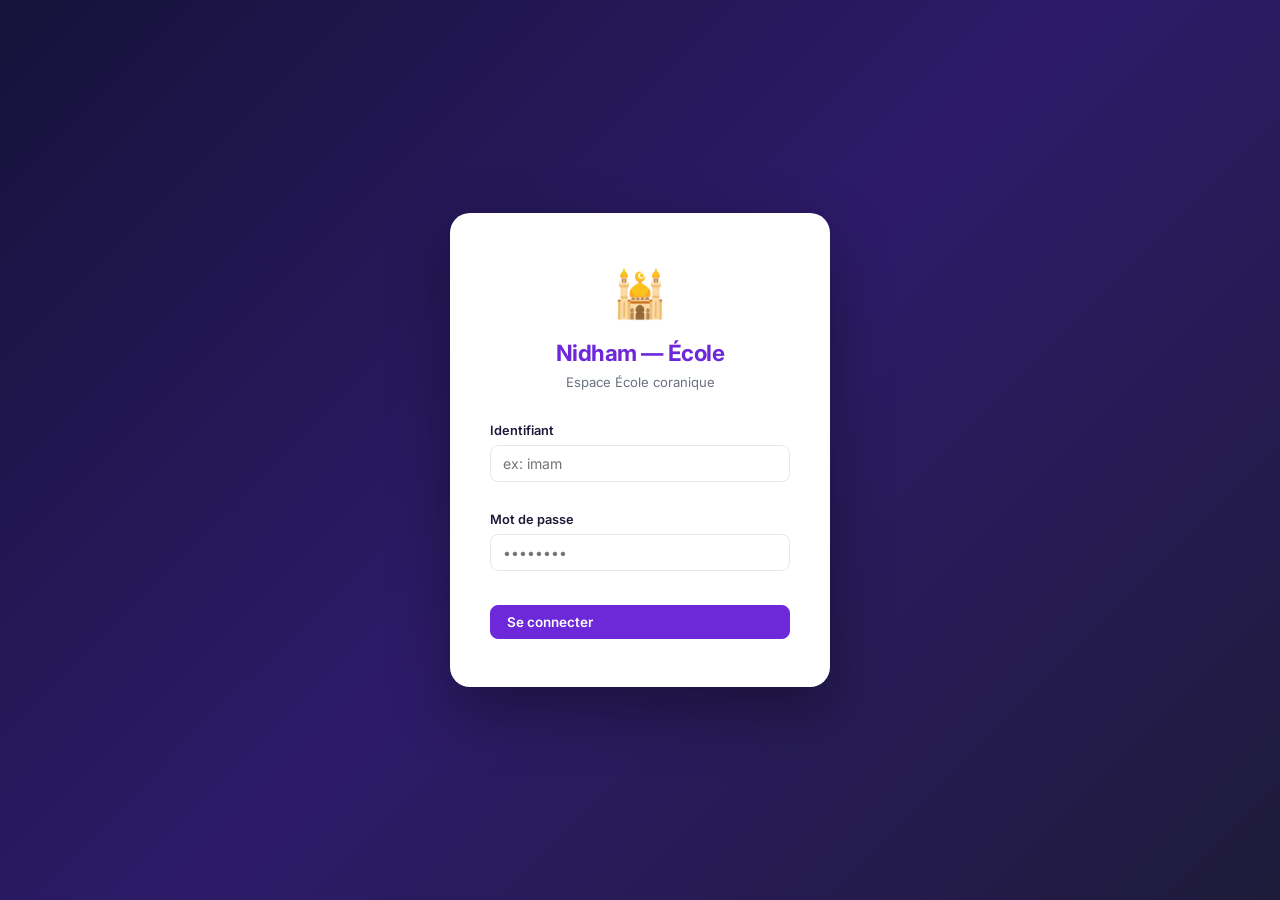
<file: frontend/ecole.html>
<!DOCTYPE html>
<html lang="fr">
<head>
  <meta charset="UTF-8">
  <meta name="viewport" content="width=device-width, initial-scale=1.0">
  <title>Nidham — École coranique</title>
  <link rel="preconnect" href="https://fonts.googleapis.com">
  <link rel="stylesheet" href="https://fonts.googleapis.com/css2?family=Inter:wght@400;500;600;700&display=swap">
  <link rel="stylesheet" href="css/base.css">
  <link rel="stylesheet" href="css/components.css">
  <link rel="stylesheet" href="css/responsive.css">
  <style>
    /* ── ÉCOLE SPÉCIFIQUE ─────────────────────────────────── */
    .ecole-tabs { display:flex; gap:6px; flex-wrap:wrap; margin-bottom:24px; }
    .ecole-tab {
      padding:8px 18px; border-radius:8px; border:1.5px solid var(--border);
      background:var(--surface); color:var(--muted); font-size:.84rem;
      font-weight:600; cursor:pointer; transition:.15s;
    }
    .ecole-tab:hover  { border-color:var(--accent); color:var(--accent); }
    .ecole-tab.active { background:var(--accent); color:#fff; border-color:var(--accent); }
    .ecole-pane { display:none; }
    .ecole-pane.active { display:block; }

    /* ── CLASSE CARD ──────────────────────────────────────── */
    .class-cards { display:grid; grid-template-columns:repeat(auto-fill,minmax(260px,1fr)); gap:16px; margin-bottom:24px; }
    .class-card {
      background:var(--surface); border-radius:var(--radius); padding:20px;
      border:1.5px solid var(--border); cursor:pointer; transition:.18s;
    }
    .class-card:hover { border-color:var(--accent); box-shadow:var(--shadow-md); transform:translateY(-2px); }
    .class-card.selected { border-color:var(--accent); background:var(--accent-soft); }
    .class-card-header { display:flex; align-items:center; gap:12px; margin-bottom:12px; }
    .class-badge {
      width:44px; height:44px; border-radius:10px; display:flex;
      align-items:center; justify-content:center; font-size:1.25rem;
      background:var(--accent-soft); flex-shrink:0;
    }
    .class-card-name { font-weight:700; font-size:1rem; color:var(--text); }
    .class-card-meta { font-size:.78rem; color:var(--muted); margin-top:2px; }
    .class-card-stats { display:flex; gap:12px; flex-wrap:wrap; }
    .class-stat { display:flex; flex-direction:column; align-items:center; background:var(--bg); border-radius:8px; padding:8px 14px; }
    .class-stat-val { font-size:1.2rem; font-weight:700; color:var(--accent); }
    .class-stat-lbl { font-size:.68rem; color:var(--muted); text-transform:uppercase; letter-spacing:.05em; }

    /* ── APPEL ────────────────────────────────────────────── */
    .appel-header { display:flex; gap:12px; align-items:center; flex-wrap:wrap; margin-bottom:20px; }
    .appel-student-row {
      display:flex; align-items:center; justify-content:space-between;
      padding:12px 16px; background:var(--surface); border-radius:var(--radius);
      border:1.5px solid var(--border); margin-bottom:8px; transition:.15s;
    }
    .appel-student-row:hover { border-color:var(--accent-soft); }
    .appel-student-name { font-weight:600; font-size:.9rem; }
    .appel-student-meta { font-size:.76rem; color:var(--muted); margin-top:2px; }
    .appel-btns { display:flex; gap:8px; }
    .appel-btn {
      padding:6px 14px; border-radius:8px; border:1.5px solid var(--border);
      background:var(--surface); font-size:.8rem; font-weight:600; cursor:pointer; transition:.15s;
    }
    .appel-btn.present  { border-color:var(--green); color:var(--green); }
    .appel-btn.absent   { border-color:var(--red); color:var(--red); }
    .appel-btn.late     { border-color:#d97706; color:#d97706; }
    .appel-btn.active.present  { background:var(--green); color:#fff; }
    .appel-btn.active.absent   { background:var(--red); color:#fff; }
    .appel-btn.active.late     { background:#f59e0b; color:#fff; }

    /* ── CORAN ────────────────────────────────────────────── */
    .coran-header { display:flex; gap:12px; align-items:center; flex-wrap:wrap; margin-bottom:16px; }
    .coran-progress-bar { height:8px; border-radius:4px; background:var(--border); overflow:hidden; margin-bottom:16px; }
    .coran-progress-fill { height:100%; background:linear-gradient(90deg,var(--accent),#a78bfa); border-radius:4px; transition:.4s; }
    .coran-stats { display:flex; gap:12px; flex-wrap:wrap; margin-bottom:16px; }
    .coran-stat { background:var(--surface); border:1.5px solid var(--border); border-radius:var(--radius); padding:12px 18px; text-align:center; flex:1; min-width:100px; }
    .coran-stat-val { font-size:1.4rem; font-weight:700; }
    .coran-stat-lbl { font-size:.72rem; color:var(--muted); text-transform:uppercase; letter-spacing:.06em; margin-top:2px; }
    .coran-grid { display:grid; grid-template-columns:repeat(auto-fill,minmax(180px,1fr)); gap:8px; }
    .surah-chip {
      display:flex; align-items:center; gap:8px; padding:8px 12px;
      background:var(--surface); border:1.5px solid var(--border);
      border-radius:var(--radius); cursor:pointer; transition:.15s; font-size:.82rem;
    }
    .surah-chip:hover { border-color:var(--accent); }
    .surah-chip.memorized  { border-color:var(--green); background:var(--green-soft); }
    .surah-chip.in_progress { border-color:#f59e0b; background:#fef9c3; }
    .surah-chip.not_started { opacity:.7; }
    .surah-chip .surah-num { font-size:.7rem; color:var(--muted); width:24px; flex-shrink:0; }
    .surah-chip .surah-dot { width:9px; height:9px; border-radius:50%; flex-shrink:0; }
    .surah-chip.memorized  .surah-dot { background:var(--green); }
    .surah-chip.in_progress .surah-dot { background:#f59e0b; }
    .surah-chip.not_started .surah-dot { background:var(--border); }

    /* ── ABSENCES ─────────────────────────────────────────── */
    .absence-bar { height:10px; border-radius:5px; background:var(--border); overflow:hidden; }
    .absence-fill { height:100%; border-radius:5px; background:var(--green); }
    .absence-fill.warning { background:#f59e0b; }
    .absence-fill.danger  { background:var(--red); }

    /* ── RESPONSIVE ───────────────────────────────────────── */
    @media(max-width:640px){
      .class-cards { grid-template-columns:1fr; }
      .coran-grid  { grid-template-columns:repeat(2,1fr); }
      .appel-btns  { gap:5px; }
      .appel-btn   { padding:5px 10px; font-size:.75rem; }
    }
  </style>
</head>
<body>

<!-- ── LOGIN ─────────────────────────────────────────────────────────────────── -->
<div id="login-screen">
  <div class="login-card">
    <div class="login-logo">
      <span class="icon">🕌</span>
      <h1>Nidham — École</h1>
      <p>Espace École coranique</p>
    </div>
    <div class="form-group">
      <label class="form-label">Identifiant</label>
      <input id="login-user" class="form-control" type="text" placeholder="ex: imam" autocomplete="username">
    </div>
    <div class="form-group" style="margin-top:14px">
      <label class="form-label">Mot de passe</label>
      <input id="login-pass" class="form-control" type="password" placeholder="••••••••" autocomplete="current-password">
    </div>
    <div id="login-error" class="alert alert-danger hidden" style="margin-top:12px"></div>
    <button class="btn btn-primary" style="width:100%;margin-top:20px" onclick="doLogin()">Se connecter</button>
  </div>
</div>

<!-- ── APP ───────────────────────────────────────────────────────────────────── -->
<div id="app" class="app hidden">

  <!-- Sidebar -->
  <nav class="sidebar">
    <div class="sidebar-brand">
      <div class="brand-icon">🕌</div>
      <div class="brand-name">Nidham</div>
      <div class="brand-sub">École coranique</div>
    </div>
    <div class="nav-group">
      <div class="nav-group-label">École</div>
      <button class="nav-item active" id="nav-classes" onclick="showTab('classes')">
        <span class="nav-icon">🏫</span> Classes
      </button>
      <button class="nav-item" id="nav-appel" onclick="showTab('appel')">
        <span class="nav-icon">📋</span> Faire l'appel
      </button>
      <button class="nav-item" id="nav-coran" onclick="showTab('coran')">
        <span class="nav-icon">📖</span> Suivi Coran
      </button>
      <button class="nav-item" id="nav-absences" onclick="showTab('absences')">
        <span class="nav-icon">📊</span> Absences
      </button>
      <button class="nav-item" id="nav-sessions-hist" onclick="showTab('sessions-hist')">
        <span class="nav-icon">🗓️</span> Historique
      </button>
      <button class="nav-item" id="nav-appreciations" onclick="showTab('appreciations')">
        <span class="nav-icon">🎓</span> Appréciations
      </button>
    </div>
    <div class="sidebar-footer">
      <div class="user-chip">
        <div class="user-avatar" id="user-avatar">—</div>
        <div class="user-details">
          <div class="u-name" id="user-name">—</div>
          <div class="u-role" id="user-role">—</div>
        </div>
      </div>
      <button class="btn-logout" onclick="logout()">🚪 Déconnexion</button>
    </div>
  </nav>

  <!-- Main -->
  <main class="main">
    <div id="top-progress" class="top-progress hidden"></div>

    <!-- ── CLASSES ──────────────────────────────────────────────────────── -->
    <div id="pane-classes" class="ecole-pane active content-area">
      <div class="page-header">
        <div>
          <h1 class="page-title">🏫 Classes</h1>
          <div class="breadcrumb">École coranique · Gestion des classes</div>
        </div>
        <div class="header-actions">
          <button class="btn btn-primary" id="btn-add-class" onclick="openClassModal()">+ Nouvelle classe</button>
        </div>
      </div>
      <div class="content-body">
        <div id="class-cards-container" class="class-cards">
          <!-- Skeleton -->
          <div class="class-card"><div class="skel skel-xl" style="height:120px"></div></div>
          <div class="class-card"><div class="skel skel-xl" style="height:120px"></div></div>
          <div class="class-card"><div class="skel skel-xl" style="height:120px"></div></div>
        </div>

        <!-- Élèves de la classe sélectionnée -->
        <div id="class-students-panel" class="hidden">
          <div style="display:flex;align-items:center;gap:12px;margin-bottom:16px">
            <button class="btn btn-sm" onclick="document.getElementById('class-students-panel').classList.add('hidden')">← Retour</button>
            <h2 class="section-title" id="class-students-title" style="margin:0"></h2>
            <button class="btn btn-primary btn-sm" onclick="openEnrollModal()">+ Inscrire élève</button>
          </div>
          <div class="card table-wrapper">
            <table>
              <thead><tr>
                <th>Élève</th><th>Famille</th><th>Âge</th>
                <th>Sourates mémorisées</th><th>Absences</th><th>Actions</th>
              </tr></thead>
              <tbody id="class-students-table"></tbody>
            </table>
          </div>
        </div>
      </div>
    </div>

    <!-- ── APPEL ────────────────────────────────────────────────────────── -->
    <div id="pane-appel" class="ecole-pane content-area">
      <div class="page-header">
        <div>
          <h1 class="page-title">📋 Faire l'appel</h1>
          <div class="breadcrumb">École coranique · Gestion des présences</div>
        </div>
      </div>
      <div class="content-body">
        <div class="card" style="margin-bottom:20px">
          <div class="card-body appel-header">
            <div class="form-group" style="flex:1;min-width:160px;margin:0">
              <label class="form-label">Classe</label>
              <select id="appel-class-select" class="form-control" onchange="onAppelClassChange()">
                <option value="">— Choisir —</option>
              </select>
            </div>
            <div class="form-group" style="flex:1;min-width:140px;margin:0">
              <label class="form-label">Date</label>
              <input id="appel-date" type="date" class="form-control">
            </div>
            <div class="form-group" style="flex:1;min-width:140px;margin:0">
              <label class="form-label">Type de séance</label>
              <select id="appel-type" class="form-control">
                <option value="arabic">Arabe</option>
                <option value="quran">Coran</option>
                <option value="both">Arabe + Coran</option>
                <option value="other">Autre</option>
              </select>
            </div>
            <button class="btn btn-primary" style="align-self:flex-end" onclick="loadOrCreateSession()">📋 Charger / créer</button>
          </div>
        </div>

        <div id="appel-session-info" class="hidden" style="margin-bottom:16px">
          <div class="alert" id="appel-session-alert" style="margin-bottom:12px"></div>
          <div id="appel-students-list"></div>
          <div style="display:flex;gap:12px;margin-top:16px;flex-wrap:wrap">
            <button class="btn btn-primary" onclick="submitAppel()">✅ Valider l'appel</button>
            <button class="btn" onclick="markAll('present')">✅ Tous présents</button>
            <button class="btn" onclick="markAll('absent')">❌ Tous absents</button>
          </div>
          <div id="appel-summary" class="hidden" style="margin-top:16px"></div>
        </div>
      </div>
    </div>

    <!-- ── SUIVI CORAN ──────────────────────────────────────────────────── -->
    <div id="pane-coran" class="ecole-pane content-area">
      <div class="page-header">
        <div>
          <h1 class="page-title">📖 Suivi Coran</h1>
          <div class="breadcrumb">École coranique · Mémorisation des sourates</div>
        </div>
      </div>
      <div class="content-body">
        <div class="card" style="margin-bottom:20px">
          <div class="card-body coran-header">
            <div class="form-group" style="flex:1;min-width:160px;margin:0">
              <label class="form-label">Classe</label>
              <select id="coran-class-select" class="form-control" onchange="loadCoranStudents()">
                <option value="">— Choisir —</option>
              </select>
            </div>
            <div class="form-group" style="flex:1;min-width:160px;margin:0">
              <label class="form-label">Élève</label>
              <select id="coran-child-select" class="form-control" onchange="loadChildQuran()">
                <option value="">— Choisir —</option>
              </select>
            </div>
          </div>
        </div>

        <div id="coran-panel" class="hidden">
          <div class="coran-stats">
            <div class="coran-stat">
              <div class="coran-stat-val" id="coran-memorized" style="color:var(--green)">0</div>
              <div class="coran-stat-lbl">Mémorisées</div>
            </div>
            <div class="coran-stat">
              <div class="coran-stat-val" id="coran-in-progress" style="color:#f59e0b">0</div>
              <div class="coran-stat-lbl">En cours</div>
            </div>
            <div class="coran-stat">
              <div class="coran-stat-val" id="coran-not-started" style="color:var(--muted)">0</div>
              <div class="coran-stat-lbl">Non commencées</div>
            </div>
            <div class="coran-stat">
              <div class="coran-stat-val" id="coran-pct" style="color:var(--accent)">0%</div>
              <div class="coran-stat-lbl">Progression</div>
            </div>
          </div>
          <div class="coran-progress-bar">
            <div class="coran-progress-fill" id="coran-progress-fill" style="width:0%"></div>
          </div>
          <div style="display:flex;gap:12px;align-items:center;margin-bottom:12px;flex-wrap:wrap">
            <span style="font-size:.8rem;color:var(--muted)">Légende :</span>
            <span style="display:flex;align-items:center;gap:5px;font-size:.8rem"><span style="width:10px;height:10px;border-radius:50%;background:var(--green);display:inline-block"></span>Mémorisée</span>
            <span style="display:flex;align-items:center;gap:5px;font-size:.8rem"><span style="width:10px;height:10px;border-radius:50%;background:#f59e0b;display:inline-block"></span>En cours</span>
            <span style="display:flex;align-items:center;gap:5px;font-size:.8rem"><span style="width:10px;height:10px;border-radius:50%;background:var(--border);display:inline-block"></span>Non commencée</span>
          </div>
          <div class="coran-grid" id="coran-surahs-grid"></div>
        </div>
      </div>
    </div>

    <!-- ── ABSENCES ─────────────────────────────────────────────────────── -->
    <div id="pane-absences" class="ecole-pane content-area">
      <div class="page-header">
        <div>
          <h1 class="page-title">📊 Absences</h1>
          <div class="breadcrumb">École coranique · Taux de présence</div>
        </div>
      </div>
      <div class="content-body">
        <div class="card" style="margin-bottom:20px">
          <div class="card-body" style="display:flex;gap:12px;align-items:flex-end;flex-wrap:wrap">
            <div class="form-group" style="flex:1;min-width:160px;margin:0">
              <label class="form-label">Classe</label>
              <select id="abs-class-select" class="form-control" onchange="loadAbsenceStats()">
                <option value="">— Toutes les classes —</option>
              </select>
            </div>
          </div>
        </div>
        <div id="abs-list"></div>
      </div>
    </div>

    <!-- ── HISTORIQUE ───────────────────────────────────────────────────── -->
    <div id="pane-sessions-hist" class="ecole-pane content-area">
      <div class="page-header">
        <div>
          <h1 class="page-title">🗓️ Historique des séances</h1>
          <div class="breadcrumb">École coranique · Toutes les séances</div>
        </div>
      </div>
      <div class="content-body">
        <div class="card" style="margin-bottom:20px">
          <div class="card-body" style="display:flex;gap:12px;flex-wrap:wrap;align-items:flex-end">
            <div class="form-group" style="flex:1;min-width:160px;margin:0">
              <label class="form-label">Classe</label>
              <select id="hist-class-select" class="form-control" onchange="loadSessionsHistory()">
                <option value="">— Toutes —</option>
              </select>
            </div>
          </div>
        </div>
        <div class="card table-wrapper">
          <table>
            <thead><tr><th>Date</th><th>Classe</th><th>Type</th><th>Présents</th><th>Absents</th><th>Détail</th></tr></thead>
            <tbody id="hist-sessions-table"></tbody>
          </table>
        </div>
      </div>
    </div>


    <!-- ── APPRÉCIATIONS ────────────────────────────────────────────────── -->
    <div id="pane-appreciations" class="ecole-pane content-area">
      <div class="page-header">
        <div>
          <h1 class="page-title">🎓 Appréciations</h1>
          <div class="breadcrumb">École coranique · Bulletins & notes</div>
        </div>
        <div style="display:flex;gap:8px">
          <button class="btn btn-primary" id="btn-new-period" onclick="openPeriodModal()">+ Nouvelle période</button>
          <button class="btn btn-primary" id="btn-save-grades" onclick="saveAllGrades()" style="display:none">💾 Enregistrer tout</button>
        </div>
      </div>
      <div class="content-body">
        <!-- Sélection période -->
        <div class="card" style="margin-bottom:16px">
          <div class="card-body" style="display:flex;gap:12px;flex-wrap:wrap;align-items:flex-end">
            <div class="form-group" style="flex:1;min-width:200px;margin:0">
              <label class="form-label">Période</label>
              <select id="grade-period-select" class="form-control" onchange="onPeriodChange()">
                <option value="">— Sélectionner une période —</option>
              </select>
            </div>
            <div class="form-group" style="flex:1;min-width:180px;margin:0">
              <label class="form-label">Classe</label>
              <select id="grade-class-select" class="form-control" onchange="loadGradeStudents()">
                <option value="">— Toutes les classes —</option>
              </select>
            </div>
            <button class="btn" id="btn-publish-period" onclick="publishPeriod()" style="display:none;align-self:flex-end">📢 Publier les bulletins</button>
          </div>
        </div>
        <!-- Info période -->
        <div id="grade-period-info" class="alert hidden" style="margin-bottom:16px"></div>
        <!-- Tableau élèves -->
        <div class="card table-wrapper" id="grade-table-card" style="display:none">
          <table>
            <thead>
              <tr>
                <th>Élève</th>
                <th>Mention</th>
                <th>Appréciation</th>
                <th>Absences</th>
                <th>Sourates</th>
                <th>Action</th>
              </tr>
            </thead>
            <tbody id="grade-students-table"></tbody>
          </table>
          <div style="padding:12px;text-align:right">
            <button class="btn btn-primary" onclick="saveAllGrades()">💾 Enregistrer tout</button>
          </div>
        </div>
        <div id="grade-empty" class="alert hidden">Aucun élève inscrit dans cette période / classe.</div>
      </div>
    </div>

  </main>
</div>

<!-- ── TOAST ──────────────────────────────────────────────────────────────────── -->
<div id="toast-container" style="position:fixed;top:16px;right:16px;z-index:9999;display:flex;flex-direction:column;gap:8px;width:320px"></div>

<!-- ── CONFIRM ────────────────────────────────────────────────────────────────── -->
<div id="confirm-overlay" class="modal-overlay">
  <div class="modal" style="max-width:380px">
    <div style="text-align:center;padding:8px 0 16px">
      <div style="font-size:2rem" id="confirm-icon">🗑️</div>
      <h3 id="confirm-title" style="margin:8px 0 4px">Confirmation</h3>
      <p id="confirm-msg" style="color:var(--muted);font-size:.88rem"></p>
    </div>
    <div class="modal-footer">
      <button id="confirm-cancel-btn" class="btn">Annuler</button>
      <button id="confirm-ok-btn" class="btn btn-danger">Supprimer</button>
    </div>
  </div>
</div>

<!-- ── MODAL CLASSE ───────────────────────────────────────────────────────────── -->
<div id="modal-class" class="modal-overlay">
  <div class="modal">
    <div class="modal-header">
      <h3 id="modal-class-title">Nouvelle classe</h3>
      <button class="btn-close" onclick="closeModal('modal-class')">✕</button>
    </div>
    <div class="modal-body">
      <input type="hidden" id="class-id">
      <div class="form-row">
        <div class="form-group">
          <label class="form-label">Nom de la classe *</label>
          <input id="class-name" class="form-control" placeholder="ex: Débutants NP">
        </div>
        <div class="form-group">
          <label class="form-label">Niveau</label>
          <select id="class-level" class="form-control">
            <option value="NP">NP — Non placé</option>
            <option value="1">Niveau 1</option>
            <option value="2">Niveau 2</option>
            <option value="3">Niveau 3</option>
            <option value="4">Niveau 4</option>
            <option value="5">Niveau 5</option>
            <option value="6">Niveau 6</option>
          </select>
        </div>
      </div>
      <div class="form-row">
        <div class="form-group">
          <label class="form-label">Salle</label>
          <input id="class-room" class="form-control" placeholder="ex: Salle A">
        </div>
        <div class="form-group">
          <label class="form-label">Professeur</label>
          <select id="class-teacher" class="form-control">
            <option value="">— Aucun —</option>
          </select>
        </div>
      </div>
      <div class="form-group">
        <label class="form-label">Notes horaires</label>
        <input id="class-notes" class="form-control" placeholder="ex: Samedi 9h–11h">
      </div>
      <div id="modal-class-error" class="alert alert-danger hidden"></div>
    </div>
    <div class="modal-footer">
      <button class="btn" onclick="closeModal('modal-class')">Annuler</button>
      <button class="btn btn-primary" onclick="saveClass()">💾 Enregistrer</button>
    </div>
  </div>
</div>

<!-- ── MODAL INSCRIPTION ──────────────────────────────────────────────────────── -->
<div id="modal-enroll" class="modal-overlay">
  <div class="modal">
    <div class="modal-header">
      <h3>Inscrire un élève</h3>
      <button class="btn-close" onclick="closeModal('modal-enroll')">✕</button>
    </div>
    <div class="modal-body">
      <div class="form-group">
        <label class="form-label">Élève *</label>
        <select id="enroll-child" class="form-control"></select>
      </div>
      <div id="modal-enroll-error" class="alert alert-danger hidden"></div>
    </div>
    <div class="modal-footer">
      <button class="btn" onclick="closeModal('modal-enroll')">Annuler</button>
      <button class="btn btn-primary" onclick="saveEnrollment()">✅ Inscrire</button>
    </div>
  </div>
</div>

<!-- ── MODAL SOURATE ──────────────────────────────────────────────────────────── -->
<div id="modal-surah" class="modal-overlay">
  <div class="modal" style="max-width:400px">
    <div class="modal-header">
      <h3 id="modal-surah-title">Sourate</h3>
      <button class="btn-close" onclick="closeModal('modal-surah')">✕</button>
    </div>
    <div class="modal-body">
      <input type="hidden" id="surah-child-id">
      <input type="hidden" id="surah-number">
      <div class="form-group">
        <label class="form-label">Statut</label>
        <select id="surah-status" class="form-control">
          <option value="not_started">Non commencée</option>
          <option value="in_progress">En cours</option>
          <option value="memorized">Mémorisée ✅</option>
        </select>
      </div>
      <div class="form-group">
        <label class="form-label">Notes</label>
        <input id="surah-notes" class="form-control" placeholder="ex: Bonne progression sur les premiers versets">
      </div>
    </div>
    <div class="modal-footer">
      <button class="btn" onclick="closeModal('modal-surah')">Annuler</button>
      <button class="btn btn-primary" onclick="saveSurah()">💾 Enregistrer</button>
    </div>
  </div>
</div>

<!-- ── MODAL DÉTAIL SÉANCE ────────────────────────────────────────────────────── -->
<div id="modal-session-detail" class="modal-overlay">
  <div class="modal">
    <div class="modal-header">
      <h3 id="modal-session-title">Détail séance</h3>
      <button class="btn-close" onclick="closeModal('modal-session-detail')">✕</button>
    </div>
    <div class="modal-body" id="modal-session-body" style="max-height:60vh;overflow-y:auto"></div>
    <div class="modal-footer">
      <button class="btn" onclick="closeModal('modal-session-detail')">Fermer</button>
    </div>
  </div>
</div>


<!-- ── MODAL PÉRIODE ─────────────────────────────────────────────────────────── -->
<div id="modal-period" class="modal-overlay">
  <div class="modal">
    <div class="modal-header">
      <h3 id="modal-period-title">Nouvelle période</h3>
      <button class="btn-close" onclick="closeModal('modal-period')">✕</button>
    </div>
    <div class="modal-body">
      <input type="hidden" id="period-id">
      <div class="form-group">
        <label class="form-label">Nom *</label>
        <input id="period-name" class="form-control" placeholder="ex: Trimestre 1">
      </div>
      <div class="form-row">
        <div class="form-group">
          <label class="form-label">Début *</label>
          <input id="period-start" type="date" class="form-control">
        </div>
        <div class="form-group">
          <label class="form-label">Fin *</label>
          <input id="period-end" type="date" class="form-control">
        </div>
      </div>
      <div class="form-group">
        <label class="form-label">Ordre d'affichage</label>
        <input id="period-order" type="number" class="form-control" value="1" min="1" max="10">
      </div>
    </div>
    <div class="modal-footer">
      <button class="btn" onclick="closeModal('modal-period')">Annuler</button>
      <button class="btn btn-primary" onclick="savePeriod()">💾 Enregistrer</button>
    </div>
  </div>
</div>

<!-- ── MODAL APPRÉCIATION ÉLÈVE ──────────────────────────────────────────────── -->
<div id="modal-grade" class="modal-overlay">
  <div class="modal">
    <div class="modal-header">
      <h3 id="modal-grade-title">Appréciation</h3>
      <button class="btn-close" onclick="closeModal('modal-grade')">✕</button>
    </div>
    <div class="modal-body">
      <input type="hidden" id="grade-child-id">
      <div class="form-group">
        <label class="form-label">Mention *</label>
        <select id="grade-mention" class="form-control">
          <option value="TB">TB — Très bien</option>
          <option value="B">B — Bien</option>
          <option value="AB">AB — Assez bien</option>
          <option value="P">P — Peut mieux faire</option>
          <option value="I">I — Insuffisant</option>
        </select>
      </div>
      <div class="form-group">
        <label class="form-label">Appréciation libre</label>
        <textarea id="grade-appreciation" class="form-control" rows="3" placeholder="Commentaire du professeur..."></textarea>
      </div>
      <div class="form-row">
        <div class="form-group">
          <label class="form-label">Absences sur la période</label>
          <input id="grade-absences" type="number" class="form-control" value="0" min="0">
        </div>
        <div class="form-group">
          <label class="form-label">Sourates mémorisées</label>
          <input id="grade-surahs" type="number" class="form-control" value="0" min="0">
        </div>
      </div>
    </div>
    <div class="modal-footer">
      <button class="btn" onclick="closeModal('modal-grade')">Annuler</button>
      <button class="btn btn-primary" onclick="saveGradeFromModal()">💾 Enregistrer</button>
    </div>
  </div>
</div>

<!-- ── SCRIPTS ────────────────────────────────────────────────────────────────── -->
<script src="js/api.js"></script>
<script src="js/ui.js"></script>
<script src="js/ecole.js"></script>
</body>
</html>
</file>
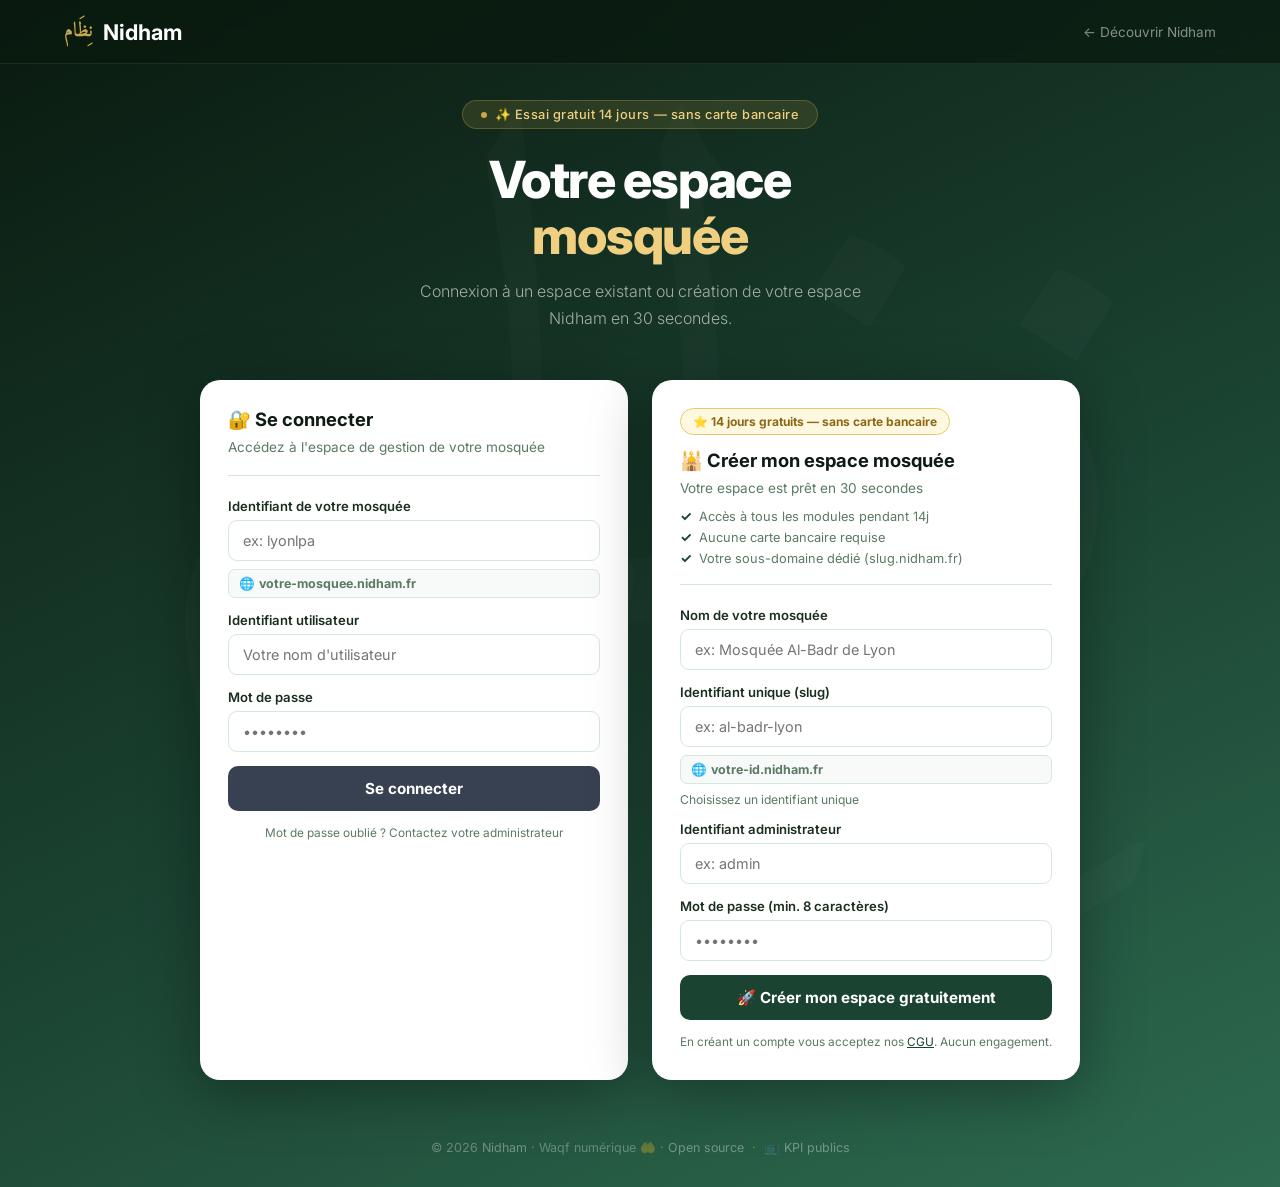
<file: frontend/portal.html>
<!DOCTYPE html>
<html lang="fr">
<head>
  <meta charset="UTF-8" />
  <meta name="viewport" content="width=device-width, initial-scale=1.0" />
  <title>Nidham — Accès à votre espace mosquée</title>
  <meta name="description" content="Connectez-vous à votre espace mosquée Nidham ou créez un nouvel espace gratuit en 30 secondes." />
  <link rel="canonical" href="https://app.nidham.fr/" />
  <link rel="icon" type="image/svg+xml" href="data:image/svg+xml,%3Csvg xmlns='http://www.w3.org/2000/svg' viewBox='0 0 64 64'%3E%3Crect width='64' height='64' rx='14' fill='%231B4332'/%3E%3Ctext x='50%25' y='54%25' dominant-baseline='middle' text-anchor='middle' font-family='serif' font-size='36' fill='%23C9A84C'%3E%D9%86%3C/text%3E%3C/svg%3E" />
  <link rel="preconnect" href="https://fonts.googleapis.com" />
  <link rel="preconnect" href="https://fonts.gstatic.com" crossorigin />
  <link href="https://fonts.googleapis.com/css2?family=Inter:wght@300;400;500;600;700;800&family=Amiri:wght@400;700&display=swap" rel="stylesheet" />
  <style>
    *,*::before,*::after{box-sizing:border-box;margin:0;padding:0}
    :root{
      --green:#1B4332;--green-mid:#2D6A4F;--green-light:#40916C;
      --green-pale:#D8F3DC;
      --gold:#C9A84C;--gold-light:#F0D080;--gold-pale:#FFF8E1;
      --dark:#0D1B12;--text:#1A2E1F;--muted:#5A7A63;
      --bg:#F7FAF8;--white:#FFFFFF;--border:#D4E8DB;
      --radius:12px;--radius-lg:20px;
      --shadow:0 4px 24px rgba(27,67,50,.10);
      --shadow-lg:0 8px 48px rgba(27,67,50,.16);
    }
    html{scroll-behavior:smooth}
    body{
      font-family:'Inter',sans-serif;
      background:linear-gradient(155deg,#0A1A0F 0%,#1B4332 55%,#2D6A4F 100%);
      min-height:100vh;color:var(--text);overflow-x:hidden;
    }
    body::before{
      content:'نِظَام';font-family:'Amiri',serif;
      position:fixed;font-size:55vw;color:rgba(255,255,255,.018);
      top:50%;left:50%;transform:translate(-50%,-50%);
      pointer-events:none;line-height:1;user-select:none;z-index:0;
    }

    /* Toast */
    #toast-container{position:fixed;bottom:24px;right:24px;z-index:9999;display:flex;flex-direction:column;gap:10px}
    .toast{padding:12px 20px;border-radius:10px;font-size:.9rem;font-weight:500;box-shadow:var(--shadow-lg);animation:slideUp .3s ease;max-width:320px}
    .toast-success{background:#1B4332;color:#fff}
    .toast-error{background:#7C1D1D;color:#fff}
    .toast-info{background:#1a3a5c;color:#fff}
    @keyframes slideUp{from{transform:translateY(20px);opacity:0}to{transform:none;opacity:1}}

    /* Nav */
    nav{
      position:fixed;top:0;left:0;right:0;z-index:100;
      display:flex;align-items:center;justify-content:space-between;
      padding:0 5%;height:64px;
      background:rgba(10,26,15,.75);backdrop-filter:blur(16px);
      border-bottom:1px solid rgba(255,255,255,.08);
    }
    .nav-logo{display:flex;align-items:center;gap:10px;font-size:1.35rem;font-weight:700;color:var(--white);text-decoration:none}
    .nav-logo .arabic{font-family:'Amiri',serif;font-size:1.25rem;color:var(--gold)}
    .nav-back{font-size:.85rem;color:rgba(255,255,255,.5);text-decoration:none;display:flex;align-items:center;gap:6px;transition:color .2s}
    .nav-back:hover{color:rgba(255,255,255,.85)}

    /* Page wrapper */
    .page-wrapper{
      position:relative;z-index:1;
      min-height:100vh;
      display:flex;flex-direction:column;align-items:center;
      justify-content:center;padding:100px 5% 60px;
    }

    /* Hero */
    .hero-head{text-align:center;margin-bottom:48px}
    .hero-badge{
      display:inline-flex;align-items:center;gap:8px;
      background:rgba(201,168,76,.15);border:1px solid rgba(201,168,76,.3);
      color:var(--gold-light);padding:6px 18px;border-radius:100px;
      font-size:.8rem;font-weight:500;letter-spacing:.04em;margin-bottom:22px;
    }
    .hero-badge .dot{width:6px;height:6px;background:var(--gold);border-radius:50%;animation:pulse 2s infinite}
    @keyframes pulse{0%,100%{opacity:1;transform:scale(1)}50%{opacity:.5;transform:scale(.8)}}
    .hero-head h1{font-size:clamp(2rem,5vw,3.2rem);font-weight:800;color:var(--white);line-height:1.1;letter-spacing:-.025em;margin-bottom:14px}
    .hero-head h1 span{color:var(--gold-light)}
    .hero-head p{font-size:1rem;color:rgba(255,255,255,.6);font-weight:300;line-height:1.7;max-width:480px;margin:0 auto}

    /* Portal grid */
    .portal-grid{display:grid;grid-template-columns:1fr 1fr;gap:24px;width:100%;max-width:900px}

    /* Cards */
    .card{background:var(--white);border-radius:var(--radius-lg);box-shadow:0 12px 60px rgba(0,0,0,.35);overflow:hidden}
    .card-header{padding:28px 28px 0}
    .card-header h2{font-size:1.15rem;font-weight:700;color:var(--dark);margin-bottom:6px}
    .card-header p{font-size:.85rem;color:var(--muted);line-height:1.5}
    .card-body{padding:22px 28px 28px;display:flex;flex-direction:column;gap:14px}
    .card-divider{height:1px;background:var(--border);margin:18px 0 0}

    .trial-badge{display:inline-flex;align-items:center;gap:6px;background:var(--gold-pale);border:1px solid #E8C96A;color:#8B6914;padding:5px 12px;border-radius:100px;font-size:.75rem;font-weight:700;margin-bottom:14px}
    .trial-perks{display:flex;flex-direction:column;gap:5px;margin-top:10px}
    .trial-perk{font-size:.8rem;color:var(--muted);display:flex;align-items:center;gap:7px}
    .trial-perk .ck{color:var(--green);font-weight:700;font-size:.85rem}

    /* Fields */
    .field-group{display:flex;flex-direction:column;gap:6px}
    .field-group label{font-size:.82rem;font-weight:600;color:var(--text)}
    .field-group input{padding:11px 14px;border:1.5px solid var(--border);border-radius:9px;font-size:.9rem;font-family:'Inter',sans-serif;color:var(--text);background:var(--white);transition:border-color .2s,box-shadow .2s;outline:none}
    .field-group input:focus{border-color:var(--green-light);box-shadow:0 0 0 3px rgba(64,145,108,.12)}
    .domain-preview{font-size:.78rem;color:var(--muted);padding:6px 10px;background:var(--bg);border-radius:7px;border:1px solid var(--border);margin-top:2px}
    .field-hint{font-size:.76rem;color:var(--muted);margin-top:2px}
    .field-ok{font-size:.76rem;color:var(--green);font-weight:600;margin-top:2px}
    .field-error{font-size:.76rem;color:#b91c1c;font-weight:600;margin-top:2px}

    /* Buttons */
    .btn-submit{width:100%;padding:13px 20px;border:none;border-radius:10px;font-size:.95rem;font-weight:700;cursor:pointer;transition:background .2s,transform .15s,box-shadow .2s;display:flex;align-items:center;justify-content:center;gap:8px;font-family:'Inter',sans-serif}
    .btn-submit-green{background:var(--green);color:var(--white)}
    .btn-submit-green:hover{background:var(--green-mid);transform:translateY(-1px);box-shadow:0 6px 20px rgba(27,67,50,.3)}
    .btn-submit-gray{background:#374151;color:var(--white)}
    .btn-submit-gray:hover{background:#1f2937;transform:translateY(-1px)}
    .btn-submit:disabled{opacity:.6;cursor:not-allowed;transform:none!important}
    .spinner{width:16px;height:16px;border:2px solid rgba(255,255,255,.3);border-top-color:#fff;border-radius:50%;animation:spin .7s linear infinite;display:inline-block}
    @keyframes spin{to{transform:rotate(360deg)}}

    /* Error */
    .error-box{background:#FEF2F2;border:1px solid #FCA5A5;color:#7F1D1D;padding:10px 14px;border-radius:9px;font-size:.82rem;line-height:1.5}
    .hidden{display:none!important}
    .card-footer-note{font-size:.74rem;color:var(--muted);text-align:center;line-height:1.5}

    /* Success */
    #success-screen{width:100%;max-width:560px}
    .success-card{background:var(--white);border-radius:var(--radius-lg);padding:48px 40px;text-align:center;box-shadow:0 12px 60px rgba(0,0,0,.35)}
    .success-icon{font-size:3.5rem;margin-bottom:20px}
    .success-card h2{font-size:1.6rem;font-weight:800;color:var(--dark);margin-bottom:12px}
    .success-card>p{font-size:.95rem;color:var(--muted);margin-bottom:28px;line-height:1.65}
    .success-info{background:var(--bg);border-radius:var(--radius);border:1px solid var(--border);padding:16px 20px;margin-bottom:24px;text-align:left}
    .success-info-row{display:flex;justify-content:space-between;align-items:center;padding:7px 0;border-bottom:1px solid var(--border);font-size:.88rem}
    .success-info-row:last-child{border-bottom:none;padding-bottom:0}
    .success-info-row .lbl{color:var(--muted);font-weight:500}
    .success-info-row .val{color:var(--dark);font-weight:600;font-family:monospace;font-size:.82rem}
    .btn-success{background:var(--green);color:var(--white);padding:14px 32px;border-radius:10px;font-weight:700;font-size:1rem;border:none;cursor:pointer;display:inline-block;transition:background .2s,transform .15s;text-decoration:none;margin-bottom:28px}
    .btn-success:hover{background:var(--green-mid);transform:translateY(-2px)}
    .success-steps{text-align:left;border-top:1px solid var(--border);padding-top:20px}
    .success-steps h3{font-size:.9rem;font-weight:700;color:var(--dark);margin-bottom:14px}
    .success-step-item{display:flex;align-items:flex-start;gap:12px;margin-bottom:10px}
    .ssi-num{width:24px;height:24px;background:var(--green-pale);color:var(--green);border-radius:50%;display:flex;align-items:center;justify-content:center;font-size:.75rem;font-weight:700;flex-shrink:0;margin-top:1px}
    .ssi-text{font-size:.84rem;color:var(--muted);line-height:1.5}

    /* KPI modal */
    #kpi-modal-overlay{display:none;position:fixed;inset:0;z-index:500;background:rgba(0,0,0,.6);backdrop-filter:blur(4px);align-items:center;justify-content:center}
    #kpi-modal-overlay.open{display:flex}
    #kpi-modal{background:var(--white);border-radius:var(--radius-lg);padding:36px 32px;max-width:420px;width:90%;box-shadow:var(--shadow-lg)}
    #kpi-modal h3{font-size:1.1rem;font-weight:700;color:var(--dark);margin-bottom:8px}
    #kpi-modal p{font-size:.87rem;color:var(--muted);margin-bottom:18px;line-height:1.6}
    #kpi-slug-input{width:100%;padding:11px 14px;border:1.5px solid var(--border);border-radius:9px;font-size:.95rem;outline:none;margin-bottom:14px;font-family:'Inter',sans-serif;color:var(--text)}
    #kpi-slug-input:focus{border-color:var(--green-light);box-shadow:0 0 0 3px rgba(64,145,108,.12)}
    #kpi-modal-actions{display:flex;gap:10px;justify-content:flex-end}
    .kpi-modal-cancel{background:none;border:1.5px solid var(--border);color:var(--muted);padding:9px 18px;border-radius:8px;font-size:.88rem;cursor:pointer;font-family:'Inter',sans-serif}
    .kpi-modal-confirm{background:var(--green);color:#fff;border:none;padding:9px 18px;border-radius:8px;font-size:.88rem;font-weight:600;cursor:pointer;font-family:'Inter',sans-serif}

    /* Footer */
    .page-footer{position:relative;z-index:1;text-align:center;padding:0 5% 32px;color:rgba(255,255,255,.3);font-size:.78rem}
    .page-footer a{color:rgba(255,255,255,.35);text-decoration:none;transition:color .2s}
    .page-footer a:hover{color:rgba(255,255,255,.75)}
    .page-footer button{background:none;border:none;cursor:pointer;color:rgba(255,255,255,.35);font-size:.78rem;font-family:'Inter',sans-serif;transition:color .2s}
    .page-footer button:hover{color:rgba(255,255,255,.75)}

    /* Responsive */
    @media(max-width:720px){
      .portal-grid{grid-template-columns:1fr}
      .page-wrapper{padding:88px 4% 48px}
      .card-header,.card-body{padding-left:20px;padding-right:20px}
      .hero-head h1{font-size:1.9rem}
      .success-card{padding:36px 22px}
    }
  </style>
</head>
<body>

<div id="toast-container"></div>

<!-- KPI Modal -->
<div id="kpi-modal-overlay" onclick="closeKpiModal(event)">
  <div id="kpi-modal">
    <h3>📺 Tableau de bord KPI</h3>
    <p>Saisissez le slug de votre mosquée pour accéder aux indicateurs en temps réel (lecture seule, aucune donnée personnelle).</p>
    <input type="text" id="kpi-slug-input" placeholder="Ex: mosquee-alpha" autocomplete="off" />
    <div id="kpi-modal-actions">
      <button class="kpi-modal-cancel" onclick="closeKpiModal()">Annuler</button>
      <button class="kpi-modal-confirm" onclick="goToKpi()">Afficher les KPI →</button>
    </div>
  </div>
</div>

<!-- NAV -->
<nav>
  <a href="https://nidham.fr" class="nav-logo">
    <span class="arabic">نِظَام</span> Nidham
  </a>
  <a href="https://nidham.fr" class="nav-back">← Découvrir Nidham</a>
</nav>

<!-- MAIN -->
<div class="page-wrapper">

  <div class="hero-head">
    <div class="hero-badge"><span class="dot"></span>✨ Essai gratuit 14 jours — sans carte bancaire</div>
    <h1>Votre espace<br><span>mosquée</span></h1>
    <p>Connexion à un espace existant ou création de votre espace Nidham en 30 secondes.</p>
  </div>

  <div id="portal">
    <div class="portal-grid">

      <!-- LOGIN -->
      <div class="card" id="login-card">
        <div class="card-header">
          <h2>🔐 Se connecter</h2>
          <p>Accédez à l'espace de gestion de votre mosquée</p>
          <div class="card-divider"></div>
        </div>
        <div class="card-body">
          <div class="error-box hidden" id="login-error"></div>
          <div class="field-group">
            <label for="login-slug">Identifiant de votre mosquée</label>
            <input type="text" id="login-slug" placeholder="ex: lyonlpa" oninput="updateLoginDomain()" autocomplete="off">
            <div class="domain-preview">🌐 <strong id="login-domain-text">votre-mosquee.nidham.fr</strong></div>
          </div>
          <div class="field-group">
            <label for="login-username">Identifiant utilisateur</label>
            <input type="text" id="login-username" placeholder="Votre nom d'utilisateur" autocomplete="username">
          </div>
          <div class="field-group">
            <label for="login-password">Mot de passe</label>
            <input type="password" id="login-password" placeholder="••••••••" autocomplete="current-password" onkeydown="if(event.key==='Enter') doLogin()">
          </div>
          <button class="btn-submit btn-submit-gray" id="login-btn" onclick="doLogin()">Se connecter</button>
          <p class="card-footer-note">Mot de passe oublié ? Contactez votre administrateur</p>
        </div>
      </div>

      <!-- REGISTER -->
      <div class="card" id="register-card">
        <div class="card-header">
          <div class="trial-badge">⭐ 14 jours gratuits — sans carte bancaire</div>
          <h2>🕌 Créer mon espace mosquée</h2>
          <p>Votre espace est prêt en 30 secondes</p>
          <div class="trial-perks">
            <div class="trial-perk"><span class="ck">✓</span>Accès à tous les modules pendant 14j</div>
            <div class="trial-perk"><span class="ck">✓</span>Aucune carte bancaire requise</div>
            <div class="trial-perk"><span class="ck">✓</span>Votre sous-domaine dédié (slug.nidham.fr)</div>
          </div>
          <div class="card-divider"></div>
        </div>
        <div class="card-body">
          <div class="error-box hidden" id="register-error"></div>
          <div class="field-group">
            <label for="reg-mosque-name">Nom de votre mosquée</label>
            <input type="text" id="reg-mosque-name" placeholder="ex: Mosquée Al-Badr de Lyon" oninput="autoSlug()" autocomplete="off">
          </div>
          <div class="field-group">
            <label for="reg-slug">Identifiant unique (slug)</label>
            <input type="text" id="reg-slug" placeholder="ex: al-badr-lyon" oninput="onSlugInput()" autocomplete="off">
            <div class="domain-preview">🌐 <strong id="reg-domain-preview">votre-id.nidham.fr</strong></div>
            <div class="field-hint" id="slug-status">Choisissez un identifiant unique</div>
          </div>
          <div class="field-group">
            <label for="reg-username">Identifiant administrateur</label>
            <input type="text" id="reg-username" placeholder="ex: admin" autocomplete="off">
          </div>
          <div class="field-group">
            <label for="reg-password">Mot de passe (min. 8 caractères)</label>
            <input type="password" id="reg-password" placeholder="••••••••" autocomplete="new-password" onkeydown="if(event.key==='Enter') doRegister()">
          </div>
          <button class="btn-submit btn-submit-green" id="register-btn" onclick="doRegister()">🚀 Créer mon espace gratuitement</button>
          <p class="card-footer-note">En créant un compte vous acceptez nos <a href="https://nidham.fr" style="color:var(--green)">CGU</a>. Aucun engagement.</p>
        </div>
      </div>

    </div>
  </div>

  <!-- SUCCESS -->
  <div id="success-screen" class="hidden">
    <div class="success-card">
      <div class="success-icon">🎉</div>
      <h2>Bienvenue sur Nidham !</h2>
      <p>Votre espace <strong id="success-mosque-name"></strong> a été créé avec succès. Votre essai gratuit de 14 jours commence maintenant.</p>
      <div class="success-info">
        <div class="success-info-row"><span class="lbl">Domaine</span><span class="val" id="success-domain"></span></div>
        <div class="success-info-row"><span class="lbl">Identifiant admin</span><span class="val" id="success-username"></span></div>
        <div class="success-info-row"><span class="lbl">Essai gratuit</span><span class="val" style="color:var(--green);font-family:'Inter',sans-serif">14 jours ✓</span></div>
      </div>
      <a id="success-link" href="#"><button class="btn-success">Accéder à mon espace →</button></a>
      <div class="success-steps">
        <h3>📋 Prochaines étapes</h3>
        <div class="success-step-item"><div class="ssi-num">1</div><div class="ssi-text">Connectez-vous avec votre identifiant administrateur</div></div>
        <div class="success-step-item"><div class="ssi-num">2</div><div class="ssi-text">Configurez les paramètres de votre mosquée</div></div>
        <div class="success-step-item"><div class="ssi-num">3</div><div class="ssi-text">Ajoutez vos premiers élèves ou adhérents</div></div>
        <div class="success-step-item"><div class="ssi-num">4</div><div class="ssi-text">Invitez votre équipe (trésorier, enseignants…)</div></div>
      </div>
    </div>
  </div>

</div>

<footer class="page-footer">
  <span>© 2026 <a href="https://nidham.fr">Nidham</a> · Waqf numérique 🤲 · <a href="https://github.com/BadreddineEK/MManager" target="_blank" rel="noopener">Open source</a></span>
  &nbsp;·&nbsp;
  <button onclick="openKpiFromPortal()">📺 KPI publics</button>
</footer>

<script>
function _isDevEnv() {
  const h = location.hostname;
  return h === 'localhost'
    || h.endsWith('.local')
    || /^192\.168\./.test(h)
    || /^10\./.test(h)
    || /^172\.(1[6-9]|2[0-9]|3[01])\./.test(h);
}
const BASE_DOMAIN = _isDevEnv() ? 'nidham.local' : 'nidham.fr';
const API_BASE    = _isDevEnv() ? 'http://nidham.local:8080/api' : 'https://nidham.fr/api';

function toast(msg, type='info', duration=4000) {
  const el = document.createElement('div');
  el.className = 'toast toast-' + type; el.textContent = msg;
  document.getElementById('toast-container').appendChild(el);
  setTimeout(() => el.remove(), duration);
}
function updateLoginDomain() {
  const slug = document.getElementById('login-slug').value.trim().toLowerCase();
  document.getElementById('login-domain-text').textContent = (slug||'votre-mosquee') + '.' + BASE_DOMAIN;
}
function autoSlug() {
  const name = document.getElementById('reg-mosque-name').value;
  const slug = name.toLowerCase().normalize('NFD').replace(/\p{Diacritic}/gu,'').replace(/[^a-z0-9]+/g,'-').replace(/^-+|-+$/g,'').substring(0,30);
  document.getElementById('reg-slug').value = slug;
  onSlugInput();
}
let _slugTimer = null;
function onSlugInput() {
  const input = document.getElementById('reg-slug');
  const p = input.selectionStart;
  input.value = input.value.toLowerCase().replace(/[^a-z0-9-]/g,'');
  try { input.setSelectionRange(p,p); } catch(e){}
  const slug = input.value.trim();
  document.getElementById('reg-domain-preview').textContent = (slug||'votre-id') + '.' + BASE_DOMAIN;
  clearTimeout(_slugTimer);
  const s = document.getElementById('slug-status');
  if (!slug) { s.className='field-hint'; s.textContent='Choisissez un identifiant unique'; return; }
  if (slug.length < 3) { s.className='field-error'; s.textContent='Minimum 3 caractères'; return; }
  s.className='field-hint'; s.textContent='Vérification...';
  _slugTimer = setTimeout(() => checkSlug(slug), 500);
}
async function checkSlug(slug) {
  try {
    const r = await fetch(API_BASE + '/onboarding/check-slug/?slug=' + encodeURIComponent(slug));
    const d = await r.json();
    const el = document.getElementById('slug-status');
    if (d.available) { el.className='field-ok'; el.textContent='✓ Disponible'; }
    else { el.className='field-error'; el.textContent='✗ Déjà pris, essayez un autre'; }
  } catch(e) {
    const s2 = document.getElementById('slug-status');
    if(s2){s2.className='field-hint';s2.textContent='Vérification impossible (réessayez)';}
  }
}
async function doLogin() {
  const slug = document.getElementById('login-slug').value.trim().toLowerCase();
  const username = document.getElementById('login-username').value.trim();
  const password = document.getElementById('login-password').value;
  const errEl = document.getElementById('login-error');
  const btn = document.getElementById('login-btn');
  errEl.classList.add('hidden');
  if (!slug) { errEl.textContent='Entrez le sous-domaine de votre mosquée'; errEl.classList.remove('hidden'); return; }
  if (!username) { errEl.textContent='Entrez votre identifiant'; errEl.classList.remove('hidden'); return; }
  if (!password) { errEl.textContent='Entrez votre mot de passe'; errEl.classList.remove('hidden'); return; }
  btn.disabled=true; btn.innerHTML='<span class="spinner"></span> Connexion...';
  try {
    const base = _isDevEnv() ? 'http://'+slug+'.nidham.local:8080' : 'https://'+slug+'.nidham.fr';
    const res = await fetch(base+'/api/auth/login/', {method:'POST',headers:{'Content-Type':'application/json'},body:JSON.stringify({username,password})});
    if (!res.ok) { const d=await res.json().catch(()=>({})); throw new Error(d.detail||'Identifiants incorrects'); }
    const data = await res.json();
    const appUrl = _isDevEnv()
      ? 'http://'+slug+'.nidham.local:8080/#access='+data.access+'&refresh='+data.refresh
      : 'https://'+slug+'.nidham.fr/#access='+data.access+'&refresh='+data.refresh;
    toast('Connexion réussie, redirection...','success',2000);
    setTimeout(() => { location.href=appUrl; }, 800);
  } catch(e) {
    errEl.textContent=e.message; errEl.classList.remove('hidden');
    btn.disabled=false; btn.textContent='Se connecter';
  }
}
async function doRegister() {
  const mosqueName = document.getElementById('reg-mosque-name').value.trim();
  const slug = document.getElementById('reg-slug').value.trim().toLowerCase();
  const username = document.getElementById('reg-username').value.trim();
  const password = document.getElementById('reg-password').value;
  const errEl = document.getElementById('register-error');
  const btn = document.getElementById('register-btn');
  errEl.classList.add('hidden');
  const errors = [];
  if (!mosqueName) errors.push('Entrez le nom de votre mosquée');
  if (!slug||slug.length<3) errors.push("L'identifiant doit faire au moins 3 caractères");
  if (!username) errors.push('Entrez un identifiant administrateur');
  if (!password||password.length<8) errors.push('Le mot de passe doit faire au moins 8 caractères');
  if (errors.length) { errEl.innerHTML=errors.join('<br>'); errEl.classList.remove('hidden'); return; }
  btn.disabled=true; btn.innerHTML='<span class="spinner"></span> Création en cours...';
  try {
    const res = await fetch(API_BASE+'/onboarding/register/', {
      method:'POST', headers:{'Content-Type':'application/json'},
      body:JSON.stringify({mosque_name:mosqueName,slug,admin_username:username,admin_password:password,timezone:Intl.DateTimeFormat().resolvedOptions().timeZone||'Europe/Paris',base_domain:BASE_DOMAIN})
    });
    const data = await res.json();
    if (!res.ok) { throw new Error(Object.values(data).flat().join(' · ')||'Erreur lors de la création'); }
    document.getElementById('portal').style.display='none';
    document.getElementById('success-screen').classList.remove('hidden');
    document.getElementById('success-mosque-name').textContent=mosqueName;
    document.getElementById('success-domain').textContent=data.domain;
    const loginUsername = data.admin_username || username;
    document.getElementById('success-username').textContent=loginUsername;
    const appUrl = _isDevEnv() ? 'http://'+data.domain+':8080/' : 'https://'+data.domain+'/';
    document.getElementById('success-link').href=appUrl;
    document.getElementById('success-screen').scrollIntoView({behavior:'smooth'});
    toast('🎉 Mosquée créée avec succès !','success',6000);
  } catch(e) {
    errEl.textContent=e.message; errEl.classList.remove('hidden');
    btn.disabled=false; btn.innerHTML='🚀 Créer mon espace gratuitement';
  }
}
function openKpiFromPortal() {
  document.getElementById('kpi-modal-overlay').classList.add('open');
  setTimeout(() => document.getElementById('kpi-slug-input').focus(), 100);
}
function closeKpiModal(e) {
  if (!e || e.target === document.getElementById('kpi-modal-overlay')) {
    document.getElementById('kpi-modal-overlay').classList.remove('open');
  }
}
function goToKpi() {
  const slug = document.getElementById('kpi-slug-input').value.trim();
  if (!slug) { document.getElementById('kpi-slug-input').focus(); return; }
  const base = _isDevEnv() ? `http://${slug}.nidham.local:8080` : `https://${slug}.nidham.fr`;
  window.open(`${base}/kpi.html?slug=${encodeURIComponent(slug)}&from=portal`, '_blank', 'noopener');
  closeKpiModal();
}
document.addEventListener('keydown', e => {
  if (e.key === 'Escape') closeKpiModal();
  if (e.key === 'Enter' && document.getElementById('kpi-modal-overlay').classList.contains('open')) goToKpi();
});
</script>
</body>
</html>
</file>
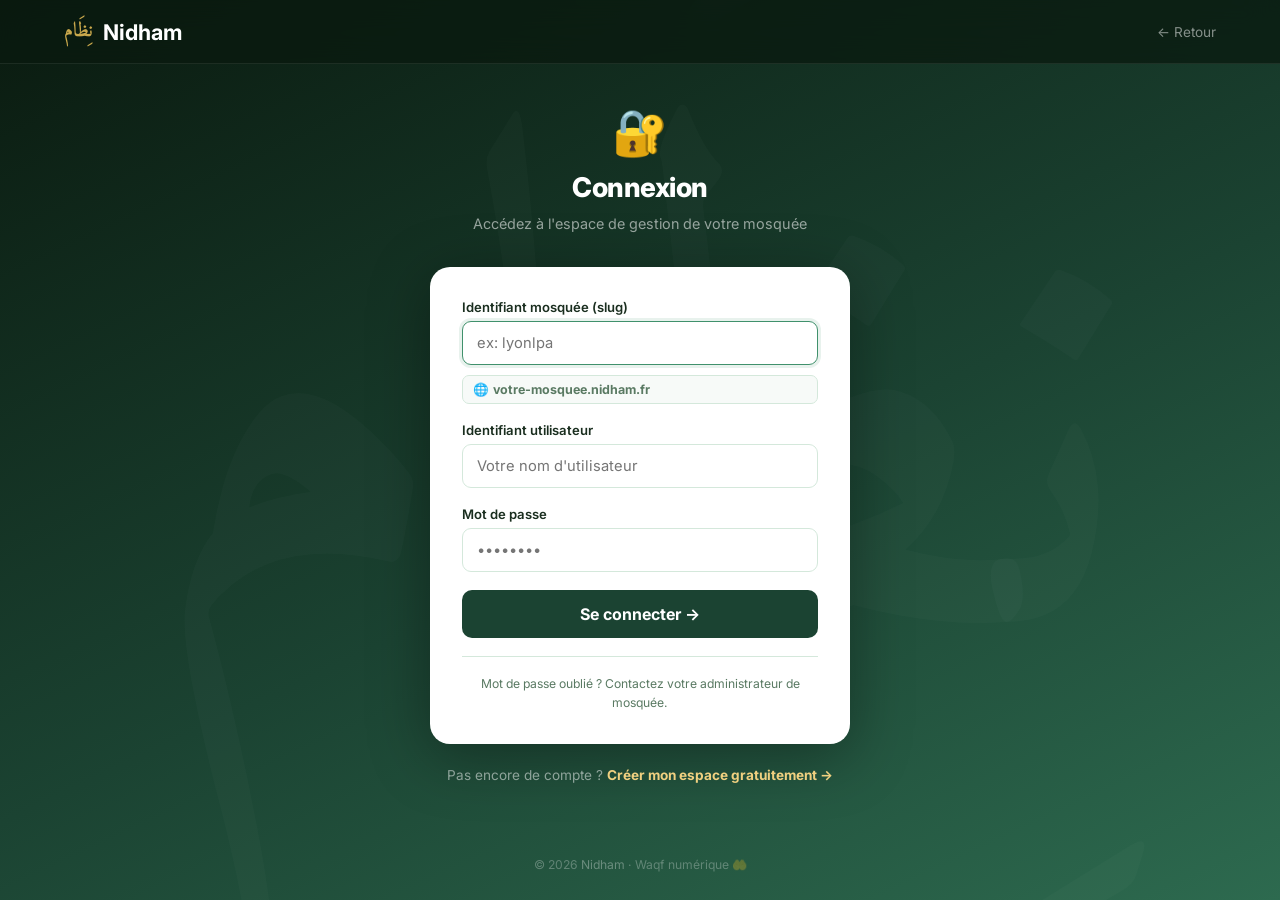
<file: frontend/app/login.html>
<!DOCTYPE html>
<html lang="fr">
<head>
  <meta charset="UTF-8" />
  <meta name="viewport" content="width=device-width, initial-scale=1.0" />
  <title>Nidham — Connexion</title>
  <meta name="description" content="Connectez-vous à votre espace de gestion Nidham." />
  <link rel="icon" type="image/svg+xml" href="data:image/svg+xml,%3Csvg xmlns='http://www.w3.org/2000/svg' viewBox='0 0 64 64'%3E%3Crect width='64' height='64' rx='14' fill='%231B4332'/%3E%3Ctext x='50%25' y='54%25' dominant-baseline='middle' text-anchor='middle' font-family='serif' font-size='36' fill='%23C9A84C'%3E%D9%86%3C/text%3E%3C/svg%3E" />
  <link rel="preconnect" href="https://fonts.googleapis.com" />
  <link rel="preconnect" href="https://fonts.gstatic.com" crossorigin />
  <link href="https://fonts.googleapis.com/css2?family=Inter:wght@300;400;500;600;700;800&family=Amiri:wght@400;700&display=swap" rel="stylesheet" />
  <style>
    *,*::before,*::after{box-sizing:border-box;margin:0;padding:0}
    :root{
      --green:#1B4332;--green-mid:#2D6A4F;--green-light:#40916C;
      --green-pale:#D8F3DC;
      --gold:#C9A84C;--gold-light:#F0D080;
      --dark:#0D1B12;--text:#1A2E1F;--muted:#5A7A63;
      --bg:#F7FAF8;--white:#FFFFFF;--border:#D4E8DB;
      --radius:12px;--radius-lg:20px;
      --shadow-lg:0 12px 60px rgba(0,0,0,.35);
    }
    body{
      font-family:'Inter',sans-serif;
      background:linear-gradient(155deg,#0A1A0F 0%,#1B4332 55%,#2D6A4F 100%);
      min-height:100vh;overflow-x:hidden;
      display:flex;flex-direction:column;
    }
    body::before{
      content:'نِظَام';font-family:'Amiri',serif;
      position:fixed;font-size:55vw;color:rgba(255,255,255,.018);
      top:50%;left:50%;transform:translate(-50%,-50%);
      pointer-events:none;line-height:1;user-select:none;z-index:0;
    }
    nav{
      position:fixed;top:0;left:0;right:0;z-index:100;
      display:flex;align-items:center;justify-content:space-between;
      padding:0 5%;height:64px;
      background:rgba(10,26,15,.75);backdrop-filter:blur(16px);
      border-bottom:1px solid rgba(255,255,255,.08);
    }
    .nav-logo{display:flex;align-items:center;gap:10px;font-size:1.35rem;font-weight:700;color:#fff;text-decoration:none}
    .nav-logo .arabic{font-family:'Amiri',serif;font-size:1.25rem;color:var(--gold)}
    .nav-back{font-size:.85rem;color:rgba(255,255,255,.5);text-decoration:none;transition:color .2s;display:flex;align-items:center;gap:5px}
    .nav-back:hover{color:rgba(255,255,255,.85)}
    .page-wrapper{
      position:relative;z-index:1;flex:1;
      display:flex;flex-direction:column;align-items:center;justify-content:center;
      padding:88px 5% 56px;
    }
    .login-wrap{width:100%;max-width:420px}
    .login-header{text-align:center;margin-bottom:32px}
    .login-header .icon{font-size:2.8rem;margin-bottom:12px;display:block}
    .login-header h1{font-size:1.7rem;font-weight:800;color:#fff;letter-spacing:-.02em;margin-bottom:8px}
    .login-header p{font-size:.9rem;color:rgba(255,255,255,.55);line-height:1.6}
    .card{background:var(--white);border-radius:var(--radius-lg);box-shadow:var(--shadow-lg);overflow:hidden}
    .card-body{padding:32px 32px 28px;display:flex;flex-direction:column;gap:18px}
    .field-group{display:flex;flex-direction:column;gap:6px}
    .field-group label{font-size:.82rem;font-weight:600;color:var(--text)}
    .field-group input{padding:12px 14px;border:1.5px solid var(--border);border-radius:9px;font-size:.92rem;font-family:'Inter',sans-serif;color:var(--text);background:var(--white);transition:border-color .2s,box-shadow .2s;outline:none}
    .field-group input:focus{border-color:var(--green-light);box-shadow:0 0 0 3px rgba(64,145,108,.12)}
    .domain-preview{font-size:.78rem;color:var(--muted);padding:6px 10px;background:var(--bg);border-radius:7px;border:1px solid var(--border);margin-top:4px}
    .error-box{background:#FEF2F2;border:1px solid #FCA5A5;color:#7F1D1D;padding:10px 14px;border-radius:9px;font-size:.82rem;line-height:1.5;display:none}
    .btn-submit{width:100%;padding:14px 20px;border:none;border-radius:10px;font-size:1rem;font-weight:700;cursor:pointer;transition:background .2s,transform .15s,box-shadow .2s;display:flex;align-items:center;justify-content:center;gap:8px;font-family:'Inter',sans-serif;background:var(--green);color:#fff}
    .btn-submit:hover{background:var(--green-mid);transform:translateY(-1px);box-shadow:0 6px 20px rgba(27,67,50,.3)}
    .btn-submit:disabled{opacity:.6;cursor:not-allowed;transform:none!important}
    .spinner{width:16px;height:16px;border:2px solid rgba(255,255,255,.3);border-top-color:#fff;border-radius:50%;animation:spin .7s linear infinite;display:inline-block}
    @keyframes spin{to{transform:rotate(360deg)}}
    .card-footer-note{font-size:.76rem;color:var(--muted);text-align:center;line-height:1.5;padding:0 4px 4px}
    .card-divider{height:1px;background:var(--border)}
    .no-account-bar{text-align:center;margin-top:20px}
    .no-account-bar a{color:rgba(255,255,255,.5);font-size:.85rem;text-decoration:none;transition:color .2s}
    .no-account-bar a:hover{color:rgba(255,255,255,.85)}
    .no-account-bar strong{color:var(--gold-light)}
    #toast-container{position:fixed;bottom:24px;right:24px;z-index:9999;display:flex;flex-direction:column;gap:10px}
    .toast{padding:12px 20px;border-radius:10px;font-size:.9rem;font-weight:500;box-shadow:var(--shadow-lg);animation:slideUp .3s ease;max-width:320px}
    .toast-success{background:#1B4332;color:#fff}
    .toast-error{background:#7C1D1D;color:#fff}
    @keyframes slideUp{from{transform:translateY(20px);opacity:0}to{transform:none;opacity:1}}
    footer{position:relative;z-index:1;text-align:center;padding:0 5% 28px;color:rgba(255,255,255,.28);font-size:.76rem}
    footer a{color:rgba(255,255,255,.32);text-decoration:none;transition:color .2s}
    footer a:hover{color:rgba(255,255,255,.7)}
    @media(max-width:480px){.card-body{padding:24px 20px 20px}}
  </style>
</head>
<body>
<div id="toast-container"></div>
<nav>
  <a href="https://nidham.fr" class="nav-logo"><span class="arabic">نِظَام</span> Nidham</a>
  <a href="index.html" class="nav-back">← Retour</a>
</nav>

<div class="page-wrapper">
  <div class="login-wrap">
    <div class="login-header">
      <span class="icon">🔐</span>
      <h1>Connexion</h1>
      <p>Accédez à l'espace de gestion de votre mosquée</p>
    </div>

    <div class="card">
      <div class="card-body">
        <div class="error-box" id="login-error"></div>

        <div class="field-group">
          <label for="login-slug">Identifiant mosquée (slug)</label>
          <input type="text" id="login-slug" placeholder="ex: lyonlpa" oninput="updateDomain()" autocomplete="off" autofocus>
          <div class="domain-preview">🌐 <strong id="domain-text">votre-mosquee.nidham.fr</strong></div>
        </div>

        <div class="field-group">
          <label for="login-username">Identifiant utilisateur</label>
          <input type="text" id="login-username" placeholder="Votre nom d'utilisateur" autocomplete="username" oninput="updateUsernamePreview()">
          <div class="domain-preview" id="username-preview" style="display:none">🔑 Identifiant complet : <strong id="username-full-text"></strong></div>
        </div>

        <div class="field-group">
          <label for="login-password">Mot de passe</label>
          <input type="password" id="login-password" placeholder="••••••••" autocomplete="current-password"
            onkeydown="if(event.key==='Enter')doLogin()">
        </div>

        <button class="btn-submit" id="login-btn" onclick="doLogin()">
          Se connecter →
        </button>

        <div class="card-divider"></div>
        <p class="card-footer-note">Mot de passe oublié ? Contactez votre administrateur de mosquée.</p>
      </div>
    </div>

    <div class="no-account-bar">
      <a href="register.html">Pas encore de compte ? <strong>Créer mon espace gratuitement →</strong></a>
    </div>
  </div>
</div>

<footer>
  <span>© 2026 <a href="https://nidham.fr">Nidham</a> · Waqf numérique 🤲</span>
</footer>

<script>
function _isDevEnv(){const h=location.hostname;return h==='localhost'||h.endsWith('.local')||/^192\.168\./.test(h)||/^10\./.test(h)||/^172\.(1[6-9]|2[0-9]|3[01])\./.test(h);}
const BASE_DOMAIN=_isDevEnv()?'nidham.local':'nidham.fr';
// Les appels API passent par app.nidham.fr (qui proxifie vers Django)
const API_BASE=_isDevEnv()?'http://nidham.local:8080/api':'https://app.nidham.fr/api';

function toast(msg,type='info',duration=4000){
  const el=document.createElement('div');
  el.className='toast toast-'+type;el.textContent=msg;
  document.getElementById('toast-container').appendChild(el);
  setTimeout(()=>el.remove(),duration);
}
function updateDomain(){
  const slug=document.getElementById('login-slug').value.trim().toLowerCase();
  document.getElementById('domain-text').textContent=(slug||'votre-mosquee')+'.'+BASE_DOMAIN;
  updateUsernamePreview();
}
function updateUsernamePreview(){
  const slug=document.getElementById('login-slug').value.trim().toLowerCase().replace(/-/g,'_');
  const uname=document.getElementById('login-username').value.trim();
  const prev=document.getElementById('username-preview');
  const full=document.getElementById('username-full-text');
  if(slug&&uname){
    full.textContent=slug+'__'+uname;
    prev.style.display='block';
  }else{
    prev.style.display='none';
  }
}
async function doLogin(){
  const slug=document.getElementById('login-slug').value.trim().toLowerCase();
  const usernameRaw=document.getElementById('login-username').value.trim();
  const password=document.getElementById('login-password').value;
  const errEl=document.getElementById('login-error');
  const btn=document.getElementById('login-btn');
  errEl.style.display='none';
  if(!slug){errEl.textContent='Entrez le sous-domaine de votre mosquée';errEl.style.display='block';return;}
  if(!usernameRaw){errEl.textContent='Entrez votre identifiant';errEl.style.display='block';return;}
  if(!password){errEl.textContent='Entrez votre mot de passe';errEl.style.display='block';return;}
  // Le backend stocke les users avec le préfixe schema : slug_avec_underscore__username
  const schema=slug.replace(/-/g,'_');
  const username=usernameRaw.includes('__')?usernameRaw:schema+'__'+usernameRaw;
  btn.disabled=true;btn.innerHTML='<span class="spinner"></span> Connexion...';
  try{
    const base=_isDevEnv()?'http://'+slug+'.nidham.local:8080':'https://'+slug+'.nidham.fr';
    const res=await fetch(base+'/api/auth/login/',{method:'POST',headers:{'Content-Type':'application/json'},body:JSON.stringify({username,password})});
    if(!res.ok){const d=await res.json().catch(()=>({}));throw new Error(d.detail||'Identifiants incorrects');}
    const data=await res.json();
    const appUrl=_isDevEnv()?'http://'+slug+'.nidham.local:8080/#access='+data.access+'&refresh='+data.refresh:'https://'+slug+'.nidham.fr/#access='+data.access+'&refresh='+data.refresh;
    toast('Connexion réussie, redirection...','success',2000);
    setTimeout(()=>{location.href=appUrl;},800);
  }catch(e){
    errEl.textContent=e.message;errEl.style.display='block';
    btn.disabled=false;btn.textContent='Se connecter →';
  }
}
</script>
</body>
</html>
</file>
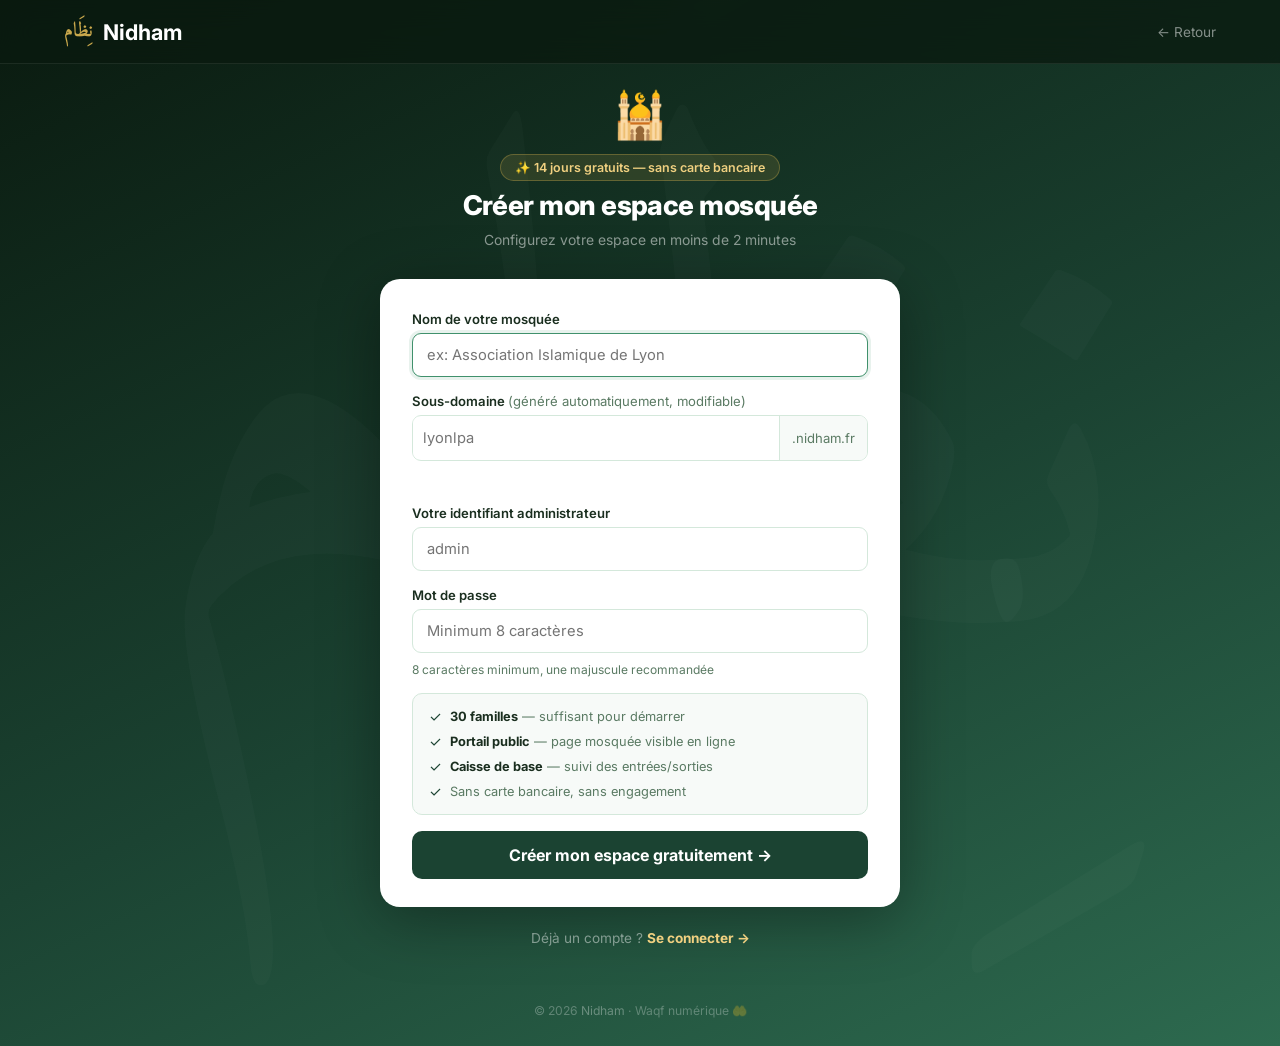
<file: frontend/app/register.html>
<!DOCTYPE html>
<html lang="fr">
<head>
  <meta charset="UTF-8" />
  <meta name="viewport" content="width=device-width, initial-scale=1.0" />
  <title>Nidham — Créer mon espace mosquée</title>
  <meta name="description" content="Créez gratuitement l'espace de gestion de votre mosquée avec Nidham." />
  <link rel="icon" type="image/svg+xml" href="data:image/svg+xml,%3Csvg xmlns='http://www.w3.org/2000/svg' viewBox='0 0 64 64'%3E%3Crect width='64' height='64' rx='14' fill='%231B4332'/%3E%3Ctext x='50%25' y='54%25' dominant-baseline='middle' text-anchor='middle' font-family='serif' font-size='36' fill='%23C9A84C'%3E%D9%86%3C/text%3E%3C/svg%3E" />
  <link rel="preconnect" href="https://fonts.googleapis.com" />
  <link rel="preconnect" href="https://fonts.gstatic.com" crossorigin />
  <link href="https://fonts.googleapis.com/css2?family=Inter:wght@300;400;500;600;700;800&family=Amiri:wght@400;700&display=swap" rel="stylesheet" />
  <style>
    *,*::before,*::after{box-sizing:border-box;margin:0;padding:0}
    :root{
      --green:#1B4332;--green-mid:#2D6A4F;--green-light:#40916C;
      --gold:#C9A84C;--gold-light:#F0D080;
      --dark:#0D1B12;--text:#1A2E1F;--muted:#5A7A63;
      --bg:#F7FAF8;--white:#FFFFFF;--border:#D4E8DB;
      --radius:12px;--radius-lg:20px;
      --shadow-lg:0 12px 60px rgba(0,0,0,.35);
    }
    body{
      font-family:'Inter',sans-serif;
      background:linear-gradient(155deg,#0A1A0F 0%,#1B4332 55%,#2D6A4F 100%);
      min-height:100vh;overflow-x:hidden;display:flex;flex-direction:column;
    }
    body::before{
      content:'نِظَام';font-family:'Amiri',serif;
      position:fixed;font-size:55vw;color:rgba(255,255,255,.018);
      top:50%;left:50%;transform:translate(-50%,-50%);
      pointer-events:none;line-height:1;user-select:none;z-index:0;
    }
    nav{
      position:fixed;top:0;left:0;right:0;z-index:100;
      display:flex;align-items:center;justify-content:space-between;
      padding:0 5%;height:64px;
      background:rgba(10,26,15,.75);backdrop-filter:blur(16px);
      border-bottom:1px solid rgba(255,255,255,.08);
    }
    .nav-logo{display:flex;align-items:center;gap:10px;font-size:1.35rem;font-weight:700;color:#fff;text-decoration:none}
    .nav-logo .arabic{font-family:'Amiri',serif;font-size:1.25rem;color:var(--gold)}
    .nav-back{font-size:.85rem;color:rgba(255,255,255,.5);text-decoration:none;transition:color .2s}
    .nav-back:hover{color:rgba(255,255,255,.85)}
    .page-wrapper{
      position:relative;z-index:1;flex:1;
      display:flex;flex-direction:column;align-items:center;
      padding:88px 5% 56px;
    }
    .reg-wrap{width:100%;max-width:520px}
    .reg-header{text-align:center;margin-bottom:28px}
    .reg-header .icon{font-size:2.8rem;margin-bottom:12px;display:block}
    .reg-header h1{font-size:1.7rem;font-weight:800;color:#fff;letter-spacing:-.02em;margin-bottom:8px}
    .trial-badge{display:inline-flex;align-items:center;gap:6px;background:rgba(201,168,76,.15);border:1px solid rgba(201,168,76,.35);color:var(--gold-light);font-size:.78rem;font-weight:600;padding:5px 14px;border-radius:20px;margin-bottom:8px}
    .reg-header p{font-size:.87rem;color:rgba(255,255,255,.5);line-height:1.5}
    .card{background:var(--white);border-radius:var(--radius-lg);box-shadow:var(--shadow-lg);overflow:hidden}
    .card-body{padding:32px 32px 28px;display:flex;flex-direction:column;gap:16px}
    .field-group{display:flex;flex-direction:column;gap:6px}
    .field-group label{font-size:.82rem;font-weight:600;color:var(--text)}
    .field-group label span{font-weight:400;color:var(--muted)}
    .field-group input{padding:12px 14px;border:1.5px solid var(--border);border-radius:9px;font-size:.92rem;font-family:'Inter',sans-serif;color:var(--text);background:var(--white);transition:border-color .2s,box-shadow .2s;outline:none}
    .field-group input:focus{border-color:var(--green-light);box-shadow:0 0 0 3px rgba(64,145,108,.12)}
    .field-group input.invalid{border-color:#EF4444}
    .field-group input.valid{border-color:#22C55E}
    .slug-row{display:flex;align-items:center;gap:0;border:1.5px solid var(--border);border-radius:9px;overflow:hidden;transition:border-color .2s,box-shadow .2s}
    .slug-row:focus-within{border-color:var(--green-light);box-shadow:0 0 0 3px rgba(64,145,108,.12)}
    .slug-row input{flex:1;padding:12px 10px;border:none;border-radius:0;font-size:.92rem;font-family:'Inter',sans-serif;color:var(--text);background:var(--white);outline:none}
    .slug-row input.invalid{background:#FEF2F2}
    .slug-row input.valid{background:#F0FDF4}
    .slug-suffix{padding:0 12px;background:var(--bg);color:var(--muted);font-size:.82rem;white-space:nowrap;border-left:1px solid var(--border);height:100%;display:flex;align-items:center;min-height:44px}
    .slug-status{font-size:.78rem;min-height:18px;margin-top:4px;display:flex;align-items:center;gap:5px}
    .slug-status.ok{color:#16A34A}
    .slug-status.err{color:#DC2626}
    .slug-status.checking{color:var(--muted)}
    .password-hint{font-size:.75rem;color:var(--muted);margin-top:3px}
    .error-box{background:#FEF2F2;border:1px solid #FCA5A5;color:#7F1D1D;padding:10px 14px;border-radius:9px;font-size:.82rem;line-height:1.5;display:none}
    .btn-submit{width:100%;padding:14px 20px;border:none;border-radius:10px;font-size:1rem;font-weight:700;cursor:pointer;transition:background .2s,transform .15s,box-shadow .2s;display:flex;align-items:center;justify-content:center;gap:8px;font-family:'Inter',sans-serif;background:var(--green);color:#fff}
    .btn-submit:hover{background:var(--green-mid);transform:translateY(-1px);box-shadow:0 6px 20px rgba(27,67,50,.3)}
    .btn-submit:disabled{opacity:.6;cursor:not-allowed;transform:none!important}
    .spinner{width:16px;height:16px;border:2px solid rgba(255,255,255,.3);border-top-color:#fff;border-radius:50%;animation:spin .7s linear infinite;display:inline-block}
    @keyframes spin{to{transform:rotate(360deg)}}
    .free-perks{display:flex;flex-direction:column;gap:8px;padding:14px 16px;background:var(--bg);border-radius:10px;border:1px solid var(--border)}
    .perk-item{display:flex;align-items:center;gap:8px;font-size:.8rem;color:var(--muted)}
    .perk-item strong{color:var(--text)}
    .perk-ck{color:var(--green);font-size:.9rem}
    .already-account{text-align:center;margin-top:20px}
    .already-account a{color:rgba(255,255,255,.45);font-size:.85rem;text-decoration:none;transition:color .2s}
    .already-account a:hover{color:rgba(255,255,255,.8)}
    .already-account strong{color:var(--gold-light)}
    /* ─── Success screen ─── */
    #success-screen{display:none;width:100%;max-width:520px}
    .success-card{background:var(--white);border-radius:var(--radius-lg);box-shadow:var(--shadow-lg);padding:48px 40px;text-align:center}
    .success-icon{font-size:3.5rem;margin-bottom:20px}
    .success-card h2{font-size:1.6rem;font-weight:800;color:var(--text);margin-bottom:10px;letter-spacing:-.02em}
    .success-card .success-sub{font-size:.95rem;color:var(--muted);line-height:1.6;margin-bottom:28px}
    .success-steps{display:flex;flex-direction:column;gap:10px;text-align:left;margin-bottom:28px}
    .step{display:flex;align-items:flex-start;gap:12px;padding:12px 16px;background:var(--bg);border-radius:10px;border:1px solid var(--border)}
    .step-num{width:26px;height:26px;background:var(--green);color:#fff;border-radius:50%;display:flex;align-items:center;justify-content:center;font-size:.75rem;font-weight:700;flex-shrink:0;margin-top:1px}
    .step-text{font-size:.85rem;color:var(--text);line-height:1.5}
    .step-text strong{color:var(--green)}
    .btn-go{display:inline-flex;align-items:center;gap:8px;padding:14px 32px;background:var(--green);color:#fff;border:none;border-radius:10px;font-size:1rem;font-weight:700;cursor:pointer;text-decoration:none;transition:background .2s,transform .15s;font-family:'Inter',sans-serif}
    .btn-go:hover{background:var(--green-mid);transform:translateY(-1px)}
    footer{position:relative;z-index:1;text-align:center;padding:0 5% 28px;color:rgba(255,255,255,.28);font-size:.76rem}
    footer a{color:rgba(255,255,255,.32);text-decoration:none;transition:color .2s}
    footer a:hover{color:rgba(255,255,255,.7)}
    @media(max-width:480px){.card-body{padding:24px 20px 20px}.success-card{padding:32px 24px}}
  </style>
</head>
<body>
<nav>
  <a href="https://nidham.fr" class="nav-logo"><span class="arabic">نِظَام</span> Nidham</a>
  <a href="index.html" class="nav-back">← Retour</a>
</nav>

<div class="page-wrapper">

  <!-- ─── Formulaire d'inscription ─── -->
  <div class="reg-wrap" id="reg-form-wrap">
    <div class="reg-header">
      <span class="icon">🕌</span>
      <div class="trial-badge">✨ 14 jours gratuits — sans carte bancaire</div>
      <h1>Créer mon espace mosquée</h1>
      <p>Configurez votre espace en moins de 2 minutes</p>
    </div>

    <div class="card">
      <div class="card-body">
        <div class="error-box" id="reg-error"></div>

        <div class="field-group">
          <label for="reg-name">Nom de votre mosquée</label>
          <input type="text" id="reg-name" placeholder="ex: Association Islamique de Lyon" oninput="autoSlug()" autocomplete="organization" autofocus>
        </div>

        <div class="field-group">
          <label for="reg-slug">Sous-domaine <span>(généré automatiquement, modifiable)</span></label>
          <div class="slug-row">
            <input type="text" id="reg-slug" placeholder="lyonlpa" oninput="onSlugInput()" autocomplete="off" maxlength="40">
            <span class="slug-suffix" id="slug-suffix">.nidham.fr</span>
          </div>
          <div class="slug-status" id="slug-status"></div>
        </div>

        <div class="field-group">
          <label for="reg-username">Votre identifiant administrateur</label>
          <input type="text" id="reg-username" placeholder="admin" autocomplete="username">
        </div>

        <div class="field-group">
          <label for="reg-password">Mot de passe</label>
          <input type="password" id="reg-password" placeholder="Minimum 8 caractères" autocomplete="new-password">
          <p class="password-hint">8 caractères minimum, une majuscule recommandée</p>
        </div>

        <div class="free-perks">
          <div class="perk-item"><span class="perk-ck">✓</span> <span><strong>30 familles</strong> — suffisant pour démarrer</span></div>
          <div class="perk-item"><span class="perk-ck">✓</span> <span><strong>Portail public</strong> — page mosquée visible en ligne</span></div>
          <div class="perk-item"><span class="perk-ck">✓</span> <span><strong>Caisse de base</strong> — suivi des entrées/sorties</span></div>
          <div class="perk-item"><span class="perk-ck">✓</span> <span>Sans carte bancaire, sans engagement</span></div>
        </div>

        <button class="btn-submit" id="reg-btn" onclick="doRegister()">
          Créer mon espace gratuitement →
        </button>
      </div>
    </div>

    <div class="already-account">
      <a href="login.html">Déjà un compte ? <strong>Se connecter →</strong></a>
    </div>
  </div>

  <!-- ─── Écran de succès ─── -->
  <div id="success-screen">
    <div class="success-card">
      <div class="success-icon">🎉</div>
      <h2>Votre espace est prêt !</h2>
      <p class="success-sub">L'espace <strong id="success-url-text"></strong> a été créé.<br>Vous pouvez maintenant vous connecter et commencer à gérer votre mosquée.</p>
      <div class="success-steps">
        <div class="step"><div class="step-num">1</div><div class="step-text">Connectez-vous avec l'identifiant : <strong id="success-login-info" style="color:var(--green);font-family:monospace"></strong></div></div>
        <div class="step"><div class="step-num">2</div><div class="step-text">Renseignez le profil de votre mosquée (nom, adresse, description)</div></div>
        <div class="step"><div class="step-num">3</div><div class="step-text">Invitez votre équipe — <strong>jusqu'à 1 utilisateur</strong> en plan Gratuit</div></div>
        <div class="step"><div class="step-num">4</div><div class="step-text">Explorez les modules : caisse, familles, portail public</div></div>
      </div>
      <a id="success-go-btn" href="#" class="btn-go">Accéder à mon espace →</a>
    </div>
  </div>

</div>

<footer>
  <span>© 2026 <a href="https://nidham.fr">Nidham</a> · Waqf numérique 🤲</span>
</footer>

<script>
function _isDevEnv(){const h=location.hostname;return h==='localhost'||h.endsWith('.local')||/^192\.168\./.test(h)||/^10\./.test(h)||/^172\.(1[6-9]|2[0-9]|3[01])\./.test(h);}
const BASE_DOMAIN=_isDevEnv()?'nidham.local':'nidham.fr';
const API_PORT=_isDevEnv()?':8080':'';
// Les appels API passent par app.nidham.fr (qui proxifie vers Django)
// nidham.fr = landing statique seulement, pas de /api/ dessus
const API_BASE=_isDevEnv()?'http://nidham.local:8080/api':'https://app.nidham.fr/api';

document.getElementById('slug-suffix').textContent='.'+BASE_DOMAIN;

function slugify(str){
  return str.toLowerCase()
    .normalize('NFD').replace(/[\u0300-\u036f]/g,'')
    .replace(/[^a-z0-9]+/g,'-')
    .replace(/^-+|-+$/g,'').substring(0,40);
}

let slugCheckTimer=null;
let slugValid=false;

function autoSlug(){
  const name=document.getElementById('reg-name').value;
  const slug=slugify(name);
  document.getElementById('reg-slug').value=slug;
  scheduleSlugCheck(slug);
}

function onSlugInput(){
  const slug=document.getElementById('reg-slug').value.trim().toLowerCase();
  scheduleSlugCheck(slug);
}

function scheduleSlugCheck(slug){
  clearTimeout(slugCheckTimer);
  slugValid=false;
  const st=document.getElementById('slug-status');
  if(!slug){st.textContent='';st.className='slug-status';return;}
  st.textContent='Vérification...';st.className='slug-status checking';
  slugCheckTimer=setTimeout(()=>checkSlug(slug),500);
}

async function checkSlug(slug){
  const st=document.getElementById('slug-status');
  const inp=document.getElementById('reg-slug');
  if(!slug||slug.length<3){
    st.textContent='⚠ Minimum 3 caractères';st.className='slug-status err';
    inp.className='invalid';slugValid=false;return;
  }
  try{
    const res=await fetch(API_BASE+'/onboarding/check-slug/?slug='+encodeURIComponent(slug));
    const data=await res.json();
    if(data.available){
      st.innerHTML='✓ '+slug+'.'+BASE_DOMAIN+' est disponible';
      st.className='slug-status ok';inp.className='valid';slugValid=true;
    }else{
      st.innerHTML='✗ Ce sous-domaine est déjà pris';
      st.className='slug-status err';inp.className='invalid';slugValid=false;
    }
  }catch(e){
    st.textContent='Impossible de vérifier la disponibilité';st.className='slug-status err';slugValid=false;
  }
}

async function doRegister(){
  const name=document.getElementById('reg-name').value.trim();
  const slug=document.getElementById('reg-slug').value.trim().toLowerCase();
  const username=document.getElementById('reg-username').value.trim();
  const password=document.getElementById('reg-password').value;
  const errEl=document.getElementById('reg-error');
  const btn=document.getElementById('reg-btn');
  errEl.style.display='none';
  if(!name){errEl.textContent='Entrez le nom de votre mosquée';errEl.style.display='block';return;}
  if(!slug||slug.length<3){errEl.textContent='Le sous-domaine doit faire au moins 3 caractères';errEl.style.display='block';return;}
  if(!username){errEl.textContent='Choisissez un identifiant administrateur';errEl.style.display='block';return;}
  if(password.length<8){errEl.textContent='Le mot de passe doit faire au moins 8 caractères';errEl.style.display='block';return;}
  btn.disabled=true;btn.innerHTML='<span class="spinner"></span> Création en cours...';
  try{
    const res=await fetch(API_BASE+'/onboarding/register/',{
      method:'POST',
      headers:{'Content-Type':'application/json'},
      body:JSON.stringify({mosque_name:name,slug,admin_username:username,admin_password:password,base_domain:BASE_DOMAIN})
    });
    if(!res.ok){
      const d=await res.json().catch(()=>({}));
      const msg=d.detail||d.slug?.[0]||d.admin_username?.[0]||d.admin_password?.[0]||JSON.stringify(d)||'Erreur lors de la création';
      throw new Error(msg);
    }
    const data=await res.json();
    // Récupérer le login_username retourné par le backend (format: schema__username)
    const loginUsername=data.login_username||username;
    const appUrl=(BASE_DOMAIN==='nidham.fr'?'https://':'http://')+slug+'.'+BASE_DOMAIN+API_PORT+'/';
    document.getElementById('success-url-text').textContent=slug+'.'+BASE_DOMAIN;
    document.getElementById('success-go-btn').href=appUrl;
    // Afficher le vrai identifiant de connexion
    const loginInfo=document.getElementById('success-login-info');
    if(loginInfo)loginInfo.textContent=loginUsername;
    document.getElementById('reg-form-wrap').style.display='none';
    document.getElementById('success-screen').style.display='block';
    window.scrollTo({top:0,behavior:'smooth'});
  }catch(e){
    errEl.textContent=e.message;errEl.style.display='block';
    btn.disabled=false;btn.innerHTML='Créer mon espace gratuitement →';
  }
}
</script>
</body>
</html>
</file>
<file: frontend/css/base.css>
/* ═══════════════════════════════════════════════════════════
   BASE — Variables, reset, layout, sidebar, nav
   Mosquée Manager Design System
═══════════════════════════════════════════════════════════ */
:root {
  --accent:      #6d28d9;
  --accent-soft: #ede9fe;
  --accent-dark: #4c1d95;
  --sidebar-bg:  #16123a;
  --sidebar-w:   240px;
  --radius:      10px;
  --shadow:      0 1px 6px rgba(0,0,0,0.08);
  --shadow-md:   0 4px 20px rgba(0,0,0,0.12);
  --text:        #1e1b3a;
  --muted:       #6b7280;
  --border:      #e8e5f0;
  --bg:          #f5f4fb;
  --surface:     #ffffff;
  --green:       #16a34a;
  --red:         #dc2626;
  --green-soft:  #dcfce7;
  --red-soft:    #fee2e2;
  --blue-soft:   #dbeafe;
}

*, *::before, *::after { box-sizing: border-box; margin: 0; padding: 0; }

body {
  font-family: 'Inter', system-ui, -apple-system, sans-serif;
  background: var(--bg);
  color: var(--text);
  font-size: 14px;
  line-height: 1.5;
}

/* ── LOGIN ────────────────────────────────────────────────── */
#login-screen {
  min-height: 100vh;
  display: flex;
  align-items: center;
  justify-content: center;
  background: linear-gradient(135deg, #16123a 0%, #2d1b69 50%, #1e1b3a 100%);
}
.login-card {
  background: var(--surface);
  padding: 48px 40px;
  border-radius: 20px;
  box-shadow: 0 24px 60px rgba(0,0,0,0.35);
  width: 380px;
  max-width: 94vw;
}
.login-logo { text-align: center; margin-bottom: 28px; }
.login-logo .icon { font-size: 2.8rem; display: block; margin-bottom: 8px; }
.login-logo h1 { font-size: 1.4rem; font-weight: 700; color: var(--accent); letter-spacing: -0.02em; }
.login-logo p  { font-size: 0.82rem; color: var(--muted); margin-top: 4px; }

/* ── APP LAYOUT ───────────────────────────────────────────── */
.app { display: flex; min-height: 100vh; }

/* ── SIDEBAR ──────────────────────────────────────────────── */
.sidebar {
  width: var(--sidebar-w);
  background: var(--sidebar-bg);
  display: flex;
  flex-direction: column;
  position: fixed;
  height: 100vh;
  overflow-y: auto;
  z-index: 50;
  border-right: 1px solid rgba(255,255,255,0.04);
}
.sidebar::-webkit-scrollbar { width: 4px; }
.sidebar::-webkit-scrollbar-track { background: transparent; }
.sidebar::-webkit-scrollbar-thumb { background: rgba(255,255,255,0.1); border-radius: 2px; }

.sidebar-brand { padding: 22px 20px 18px; border-bottom: 1px solid rgba(255,255,255,0.06); }
.sidebar-brand .brand-icon { font-size: 1.5rem; }
.sidebar-brand .brand-name { font-size: 0.95rem; font-weight: 700; color: #fff; letter-spacing: -0.01em; margin-top: 2px; }
.sidebar-brand .brand-sub  { font-size: 0.72rem; color: rgba(255,255,255,0.35); margin-top: 1px; text-transform: uppercase; letter-spacing: 0.06em; }

.nav-group { padding: 12px 12px 4px; }
.nav-group-label { font-size: 0.65rem; font-weight: 700; color: rgba(255,255,255,0.25); text-transform: uppercase; letter-spacing: 0.1em; padding: 0 8px; margin-bottom: 4px; }
.nav-item {
  display: flex; align-items: center; gap: 10px;
  padding: 8px 10px; border-radius: 8px; cursor: pointer;
  color: rgba(255,255,255,0.55); font-size: 0.85rem; font-weight: 500;
  border: none; background: none; width: 100%; text-align: left;
  transition: background 0.15s, color 0.15s; margin-bottom: 1px;
}
.nav-item:hover  { background: rgba(255,255,255,0.06); color: rgba(255,255,255,0.9); }
.nav-item.active { background: rgba(109,40,217,0.4); color: #fff; }
.nav-item.active .nav-icon { color: #a78bfa; }
.nav-icon  { font-size: 1rem; width: 20px; text-align: center; flex-shrink: 0; }
.nav-badge { margin-left: auto; background: rgba(220,38,38,0.7); color: #fff; font-size: 0.65rem; font-weight: 700; padding: 1px 6px; border-radius: 99px; }

.sidebar-footer { margin-top: auto; border-top: 1px solid rgba(255,255,255,0.06); padding: 12px; }
.user-chip { display: flex; align-items: center; gap: 10px; padding: 8px 10px; border-radius: 8px; margin-bottom: 4px; }
.user-avatar {
  width: 32px; height: 32px; border-radius: 50%;
  background: linear-gradient(135deg, #6d28d9, #a78bfa);
  display: flex; align-items: center; justify-content: center;
  font-size: 0.75rem; font-weight: 700; color: #fff; flex-shrink: 0;
}
.user-details .u-name { font-size: 0.8rem; font-weight: 600; color: rgba(255,255,255,0.85); }
.user-details .u-role { font-size: 0.68rem; color: rgba(255,255,255,0.35); }
.btn-logout {
  display: flex; align-items: center; gap: 8px;
  width: 100%; padding: 8px 10px; border-radius: 8px;
  background: none; border: none; cursor: pointer;
  color: rgba(248,113,113,0.75); font-size: 0.82rem; font-weight: 500;
  transition: background 0.15s, color 0.15s;
}
.btn-logout:hover { background: rgba(220,38,38,0.12); color: #f87171; }

/* ── MAIN CONTENT ─────────────────────────────────────────── */
.main { margin-left: var(--sidebar-w); flex: 1; display: flex; flex-direction: column; min-height: 100vh; }

.page-header {
  background: var(--surface); border-bottom: 1px solid var(--border);
  padding: 18px 32px; display: flex; align-items: center;
  justify-content: space-between; gap: 16px;
  position: sticky; top: 0; z-index: 30;
}
.page-header-left h2     { font-size: 1.15rem; font-weight: 700; color: var(--text); letter-spacing: -0.02em; }
.page-header-left .breadcrumb { font-size: 0.75rem; color: var(--muted); margin-top: 1px; }
.page-header-actions { display: flex; gap: 8px; align-items: center; flex-wrap: wrap; }
.page-body { padding: 28px 32px; flex: 1; }

/* ── UTILITAIRES ──────────────────────────────────────────── */
.hidden     { display: none !important; }
.text-muted { color: var(--muted); }
.text-green { color: var(--green); }
.text-red   { color: var(--red); }
.gap-row    { display: flex; gap: 12px; align-items: center; flex-wrap: wrap; }
</file>
<file: frontend/css/components.css>
/* ═══════════════════════════════════════════════════════════
   COMPONENTS — Formulaires, Boutons, Cards, Tables, Modals,
                Badges, Alertes, Skeleton, Toast, Confirm,
                Empty state, Charts, Settings, Campaigns
═══════════════════════════════════════════════════════════ */

/* ── FORMULAIRES ──────────────────────────────────────────── */
label { display: block; font-size: 0.8rem; font-weight: 600; color: var(--text); margin-bottom: 5px; }
input, select, textarea {
  width: 100%; padding: 9px 12px; border: 1.5px solid var(--border); border-radius: 8px;
  font-size: 0.88rem; margin-bottom: 14px; background: var(--surface); color: var(--text);
  transition: border-color 0.15s; font-family: inherit;
}
input:focus, select:focus, textarea:focus {
  outline: none; border-color: var(--accent);
  box-shadow: 0 0 0 3px rgba(109,40,217,0.1);
}
textarea { resize: vertical; min-height: 64px; }

/* ── BOUTONS ──────────────────────────────────────────────── */
.btn {
  display: inline-flex; align-items: center; gap: 6px;
  padding: 8px 16px; border: 1.5px solid var(--border); border-radius: 8px;
  cursor: pointer; font-size: 0.84rem; font-weight: 600; font-family: inherit;
  transition: opacity 0.15s, transform 0.1s; white-space: nowrap;
  color: var(--text); background: var(--surface);
}
.btn:hover  { opacity: 0.85; }
.btn:active { transform: scale(0.98); }
.btn-primary     { background: var(--accent); color: #fff; border-color: var(--accent); }
.btn-primary:hover { background: var(--accent-dark); opacity: 1; }
.btn-success     { background: var(--green); color: #fff; border-color: var(--green); }
.btn-success:hover { background: #15803d; opacity: 1; }
.btn-purple-soft { background: var(--accent-soft); color: var(--accent); border-color: transparent; }
.btn-danger      { background: var(--red); color: #fff; border-color: var(--red); font-size: 0.78rem; padding: 5px 10px; }
.btn-danger:hover { background: #b91c1c; opacity: 1; }
.btn-sm   { font-size: 0.78rem; padding: 5px 10px; }
.btn-icon { padding: 7px; border-radius: 7px; }
.btn-full { width: 100%; justify-content: center; }

/* ── CARDS ────────────────────────────────────────────────── */
.card   { background: var(--surface); border-radius: var(--radius); box-shadow: var(--shadow); border: 1px solid var(--border); }
.card-p { padding: 24px; }

/* KPI Stats */
.stats-row {
  display: grid; grid-template-columns: repeat(auto-fit, minmax(160px, 1fr));
  gap: 14px; margin-bottom: 24px;
}
.stat-card {
  background: var(--surface); border-radius: var(--radius);
  padding: 20px 20px 16px; box-shadow: var(--shadow); border: 1px solid var(--border);
  display: flex; flex-direction: column; gap: 2px;
  animation: fadeInUp 0.3s ease forwards; opacity: 0;
}
.stat-card .stat-icon { font-size: 1.1rem; margin-bottom: 8px; opacity: 0.7; }
.stat-card .num  { font-size: 1.8rem; font-weight: 800; color: var(--accent); letter-spacing: -0.03em; line-height: 1; }
.stat-card .lbl  { font-size: 0.75rem; color: var(--muted); margin-top: 4px; font-weight: 500; }

/* ── TABLES ───────────────────────────────────────────────── */
.table-wrapper { overflow-x: auto; }
table { width: 100%; border-collapse: collapse; }
thead tr { border-bottom: 2px solid var(--border); }
th {
  padding: 10px 14px; font-size: 0.75rem; font-weight: 700;
  color: var(--muted); text-align: left; text-transform: uppercase;
  letter-spacing: 0.04em; white-space: nowrap; background: #faf9fe;
}
td {
  padding: 11px 14px; font-size: 0.85rem; border-bottom: 1px solid var(--border);
  vertical-align: middle; color: var(--text);
}
tbody tr:last-child td { border-bottom: none; }
tbody tr:hover td { background: #faf8ff; }
.td-actions { display: flex; gap: 6px; }

/* ── TOOLBAR ──────────────────────────────────────────────── */
.toolbar { display: flex; gap: 8px; flex-wrap: wrap; align-items: center; margin-bottom: 16px; }
.toolbar input, .toolbar select { margin-bottom: 0; width: auto; }
.toolbar .search-input { flex: 1; min-width: 180px; }

/* ── ALERTES ──────────────────────────────────────────────── */
.alert { padding: 10px 14px; border-radius: 8px; margin-bottom: 14px; font-size: 0.84rem; font-weight: 500; }
.alert-error   { background: var(--red-soft);  color: #991b1b; border: 1px solid #fca5a5; }
.alert-success { background: var(--green-soft); color: #14532d; border: 1px solid #86efac; }
.alert-info    { background: var(--blue-soft);  color: #1e40af; border: 1px solid #93c5fd; }

/* ── BADGES ───────────────────────────────────────────────── */
.badge { display: inline-flex; align-items: center; padding: 2px 9px; border-radius: 99px; font-size: 0.72rem; font-weight: 700; gap: 4px; }
.badge-green  { background: var(--green-soft); color: #166534; }
.badge-red    { background: var(--red-soft);   color: #991b1b; }
.badge-gray   { background: #f3f4f6;           color: #4b5563; }
.badge-purple { background: var(--accent-soft); color: var(--accent); }
.badge-blue   { background: var(--blue-soft);  color: #1e40af; }
.badge-orange { background: #fff7ed;           color: #c2410c; }
.badge-yellow { background: #fef9c3;           color: #854d0e; }
.badge-1901   { background: #eff6ff; color: #1d4ed8; border: 1px solid #bfdbfe; }
.badge-1905   { background: #faf5ff; color: #7c3aed; border: 1px solid #ddd6fe; }

/* ── AUDIT LOG ─────────────────────────────────────────────── */
.audit-kv { display: inline-block; background: var(--bg); border: 1px solid var(--border); border-radius: 4px; padding: 1px 5px; margin: 1px 2px; font-size: 0.73rem; }

/* ── PAGINATION ─────────────────────────────────────────────── */
.pagination { display: flex; align-items: center; gap: 12px; }

/* ── MODAL ────────────────────────────────────────────────── */
.modal-overlay {
  display: none; position: fixed; inset: 0;
  background: rgba(15,10,40,0.55); backdrop-filter: blur(3px);
  z-index: 200; align-items: center; justify-content: center;
}
.modal-overlay.open { display: flex; }
.modal {
  background: var(--surface); border-radius: 16px; padding: 0;
  width: 500px; max-width: 96vw; max-height: 92vh; overflow-y: auto;
  box-shadow: 0 28px 60px rgba(0,0,0,0.25); border: 1px solid var(--border);
}
.modal-header { padding: 20px 24px 16px; border-bottom: 1px solid var(--border); display: flex; align-items: center; justify-content: space-between; }
.modal-header h3 { font-size: 1rem; font-weight: 700; color: var(--text); }
.modal-close { background: none; border: none; cursor: pointer; color: var(--muted); font-size: 1.2rem; line-height: 1; padding: 2px 6px; border-radius: 6px; }
.modal-close:hover { background: var(--border); }
.modal-body   { padding: 20px 24px; }
.modal-footer { display: flex; gap: 8px; justify-content: flex-end; padding: 14px 24px; border-top: 1px solid var(--border); background: #faf9fe; border-radius: 0 0 16px 16px; }

/* ── CHARTS ───────────────────────────────────────────────── */
.charts-grid { display: grid; grid-template-columns: 1fr 1fr; gap: 16px; margin-top: 16px; }
.chart-card { background: var(--surface); border-radius: var(--radius); border: 1px solid var(--border); box-shadow: var(--shadow); padding: 20px; }
.chart-card .chart-title { font-size: 0.82rem; font-weight: 700; color: var(--text); margin-bottom: 14px; display: flex; align-items: center; gap: 6px; flex-wrap: wrap; }
.chart-card .chart-title .ct-icon { color: var(--accent); }
.chart-card .chart-title .chart-title-sub { margin-left: auto; font-size: 0.72rem; font-weight: 400; color: var(--muted); }

/* titre + filtre sur la même ligne */
.chart-title-row { display: flex; align-items: center; justify-content: space-between; gap: 12px; margin-bottom: 14px; flex-wrap: wrap; }
.chart-title-row .chart-title { margin-bottom: 0; }

/* ── Filtre trésorerie ──────────────────────────────────────── */
.dash-trs-filter { display: flex; align-items: center; gap: 4px; flex-shrink: 0; }
.dtf-btn {
  padding: 4px 10px;
  font-size: 0.75rem;
  font-weight: 600;
  border: 1px solid var(--border);
  border-radius: 6px;
  background: var(--bg);
  color: var(--muted);
  cursor: pointer;
  transition: all .15s;
  white-space: nowrap;
}
.dtf-btn:hover { border-color: var(--accent); color: var(--accent); }
.dtf-btn.dtf-active {
  background: var(--accent);
  border-color: var(--accent);
  color: #fff;
}
.dtf-select {
  padding: 4px 8px;
  font-size: 0.75rem;
  font-weight: 600;
  border: 1px solid var(--border);
  border-radius: 6px;
  background: var(--bg);
  color: var(--muted);
  cursor: pointer;
  outline: none;
  transition: border-color .15s;
}
.dtf-select:focus { border-color: var(--accent); }

/* ── DASHBOARD KPI ─────────────────────────────────────────── */
.dash-kpi-row {
  display: grid;
  grid-template-columns: repeat(4, 1fr);
  gap: 14px;
  margin-bottom: 18px;
}
.dash-kpi-card {
  background: var(--surface);
  border-radius: 14px;
  border: 1px solid var(--border);
  box-shadow: var(--shadow);
  padding: 20px 20px 16px;
  display: flex; flex-direction: column; gap: 3px;
  position: relative; overflow: hidden;
  animation: fadeInUp 0.35s ease forwards; opacity: 0;
  transition: box-shadow 0.15s, transform 0.15s;
}
.dash-kpi-card:hover { box-shadow: var(--shadow-md); transform: translateY(-2px); }
.dash-kpi-card::before {
  content: ''; position: absolute; top: 0; left: 0; right: 0; height: 3px;
  border-radius: 14px 14px 0 0;
}
.dash-kpi-treasury::before { background: linear-gradient(90deg, #6d28d9, #a78bfa); }
.dash-kpi-school::before   { background: linear-gradient(90deg, #2563eb, #60a5fa); }
.dash-kpi-members::before  { background: linear-gradient(90deg, #16a34a, #4ade80); }
.dash-kpi-month::before    { background: linear-gradient(90deg, #ea580c, #fb923c); }

.dash-kpi-top { display: flex; align-items: flex-start; justify-content: space-between; margin-bottom: 6px; }
.dash-kpi-icon { font-size: 1.4rem; opacity: 0.85; }
.dash-kpi-badge {
  font-size: 0.68rem; font-weight: 700; padding: 2px 8px;
  border-radius: 99px; line-height: 1.6;
}
.dash-kpi-badge.badge-ok      { background: var(--green-soft);  color: #166534; }
.dash-kpi-badge.badge-warning { background: #fef3c7; color: #92400e; }
.dash-kpi-badge.badge-danger  { background: var(--red-soft);    color: #991b1b; }
.dash-kpi-badge.badge-neutral { background: var(--accent-soft); color: var(--accent-dark); }

.dash-kpi-num {
  font-size: 2rem; font-weight: 800; color: var(--text);
  letter-spacing: -0.04em; line-height: 1.1;
}
.dash-kpi-label { font-size: 0.76rem; font-weight: 600; color: var(--muted); text-transform: uppercase; letter-spacing: 0.04em; margin-top: 2px; }
.dash-kpi-sub   { font-size: 0.78rem; color: var(--muted); margin-top: 4px; line-height: 1.4; }

/* ── DASHBOARD ALERTS ─────────────────────────────────────── */
.dash-alerts-row {
  display: flex; gap: 12px; margin-bottom: 18px; flex-wrap: wrap;
}
.dash-alert-card {
  flex: 1; min-width: 220px;
  border-radius: 12px; padding: 14px 18px;
  display: flex; align-items: center; gap: 14px;
  border: 1px solid transparent;
  animation: fadeInUp 0.4s ease forwards; opacity: 0;
}
.dash-alert-card.alert-warn { background: #fffbeb; border-color: #fde68a; }
.dash-alert-card.alert-info { background: #eff6ff; border-color: #bfdbfe; }
.dash-alert-card.alert-ok   { background: #f0fdf4; border-color: #bbf7d0; }
.dash-alert-icon { font-size: 1.5rem; flex-shrink: 0; }
.dash-alert-body { flex: 1; }
.dash-alert-title { font-size: 0.82rem; font-weight: 700; color: var(--text); }
.dash-alert-desc  { font-size: 0.76rem; color: var(--muted); margin-top: 1px; }
.dash-alert-card .btn { flex-shrink: 0; font-size: 0.74rem; padding: 5px 12px; }

/* ── DASHBOARD LAYOUT ─────────────────────────────────────── */
.dash-chart-wide { margin-bottom: 16px; }
.dash-charts-3 {
  display: grid; grid-template-columns: repeat(3, 1fr);
  gap: 16px; margin-bottom: 16px;
}
.donut-center {
  position: absolute; top: 50%; left: 50%;
  transform: translate(-50%, calc(-50% + 10px));
  text-align: center; pointer-events: none;
  font-size: 0.78rem; color: var(--muted); line-height: 1.4;
}
.donut-center strong { display: block; font-size: 1.1rem; color: var(--text); font-weight: 800; }

/* ── DASHBOARD QUICK ACTIONS ──────────────────────────────── */
.dash-quick-actions {
  display: flex; gap: 8px; flex-wrap: wrap; align-items: center;
  background: var(--surface); border: 1px solid var(--border);
  border-radius: var(--radius); padding: 12px 16px;
  box-shadow: var(--shadow);
}
.dash-qa-label {
  font-size: 0.72rem; font-weight: 700; color: var(--muted);
  text-transform: uppercase; letter-spacing: 0.05em;
  margin-right: 4px; white-space: nowrap;
}

/* ── SETTINGS ─────────────────────────────────────────────── */
.settings-section {
  background: var(--surface); border: 1px solid var(--border);
  border-radius: var(--radius); padding: 24px; margin-bottom: 16px; max-width: 700px;
}
.settings-section h3 { font-size: 0.9rem; font-weight: 700; color: var(--accent); margin-bottom: 18px; padding-bottom: 10px; border-bottom: 1px solid var(--border); }

/* ── PROGRESS BAR ─────────────────────────────────────────── */
#top-progress {
  position: fixed; top: 0; left: 0; right: 0; height: 3px;
  background: linear-gradient(90deg, var(--accent), #a78bfa, var(--accent));
  background-size: 200% 100%; z-index: 9999;
  animation: progress-shimmer 1.2s linear infinite;
  transform-origin: left; transition: opacity 0.3s;
}
#top-progress.hidden { opacity: 0; pointer-events: none; }
@keyframes progress-shimmer { 0% { background-position: 200% 0; } 100% { background-position: -200% 0; } }

/* ── TOASTS ───────────────────────────────────────────────── */
#toast-container { position: fixed; top: 18px; right: 18px; z-index: 9000; display: flex; flex-direction: column; gap: 8px; pointer-events: none; }
.toast { display: flex; align-items: center; gap: 10px; padding: 12px 16px; border-radius: 10px; font-size: 0.86rem; font-weight: 600; box-shadow: 0 8px 24px rgba(0,0,0,0.18); pointer-events: all; min-width: 220px; max-width: 340px; animation: toast-in 0.28s cubic-bezier(0.34,1.56,0.64,1); border: 1px solid transparent; }
.toast.removing { animation: toast-out 0.22s ease forwards; }
.toast-success { background: #f0fdf4; color: #15803d; border-color: #86efac; }
.toast-error   { background: #fef2f2; color: #b91c1c; border-color: #fca5a5; }
.toast-info    { background: #eff6ff; color: #1d4ed8; border-color: #93c5fd; }
.toast-icon    { font-size: 1.05rem; flex-shrink: 0; }
.toast-msg     { flex: 1; }
.toast-close   { background: none; border: none; cursor: pointer; color: inherit; opacity: 0.5; font-size: 0.9rem; padding: 0 2px; flex-shrink: 0; }
.toast-close:hover { opacity: 1; }
@keyframes toast-in  { from { opacity:0; transform: translateX(30px) scale(0.95); } to { opacity:1; transform: none; } }
@keyframes toast-out { from { opacity:1; transform: none; } to { opacity:0; transform: translateX(30px); } }

/* ── CONFIRM DIALOG ───────────────────────────────────────── */
#confirm-overlay { display: none; position: fixed; inset: 0; background: rgba(15,10,40,0.55); backdrop-filter: blur(3px); z-index: 8000; align-items: center; justify-content: center; }
#confirm-overlay.open { display: flex; }
.confirm-box { background: var(--surface); border: 1px solid var(--border); border-radius: 16px; padding: 28px 28px 22px; width: 380px; max-width: 94vw; box-shadow: 0 24px 60px rgba(0,0,0,0.2); animation: modal-pop 0.2s cubic-bezier(0.34,1.56,0.64,1); }
@keyframes modal-pop { from { opacity:0; transform:scale(0.92); } to { opacity:1; transform:none; } }
.confirm-icon  { font-size: 2rem; margin-bottom: 10px; }
.confirm-title { font-size: 1rem; font-weight: 700; color: var(--text); margin-bottom: 8px; }
.confirm-msg   { font-size: 0.84rem; color: var(--muted); line-height: 1.5; margin-bottom: 22px; }
.confirm-btns  { display: flex; gap: 8px; justify-content: flex-end; }

/* ── EMPTY STATE ──────────────────────────────────────────── */
.empty-state { display: flex; flex-direction: column; align-items: center; justify-content: center; padding: 48px 24px; text-align: center; }
.empty-state-icon  { font-size: 2.8rem; margin-bottom: 14px; opacity: 0.5; }
.empty-state-title { font-size: 0.95rem; font-weight: 700; color: var(--text); margin-bottom: 6px; }
.empty-state-sub   { font-size: 0.82rem; color: var(--muted); margin-bottom: 20px; line-height: 1.5; }

/* ── SKELETON ─────────────────────────────────────────────── */
.skeleton-row td { padding: 13px 14px; }
.skel { height: 14px; background: linear-gradient(90deg, #f0eef8 25%, #e8e5f5 50%, #f0eef8 75%); background-size: 200% 100%; border-radius: 6px; animation: skel-shimmer 1.4s ease infinite; }
@keyframes skel-shimmer { 0% { background-position: 200% 0; } 100% { background-position: -200% 0; } }
.skel-sm { width: 60px; } .skel-md { width: 120px; } .skel-lg { width: 180px; } .skel-xl { width: 100%; }

/* ── ANIMATIONS ───────────────────────────────────────────── */
.fade-in { animation: fadeInUp 0.35s ease forwards; opacity: 0; }
@keyframes fadeInUp { from { opacity: 0; transform: translateY(10px); } to { opacity: 1; transform: translateY(0); } }

/* ── CAGNOTTES ────────────────────────────────────────────── */
.campaigns-grid { display: grid; grid-template-columns: repeat(auto-fill, minmax(280px, 1fr)); gap: 20px; margin-top: 4px; }
.campaign-card { background: var(--surface); border: 1px solid var(--border); border-radius: var(--radius); padding: 22px; box-shadow: var(--shadow); animation: fadeInUp 0.3s ease forwards; opacity: 0; display: flex; flex-direction: column; gap: 10px; position: relative; }
.campaign-card.closed { opacity: 0.65; }
.campaign-card-header { display: flex; align-items: flex-start; gap: 12px; }
.campaign-icon-big    { font-size: 2rem; line-height: 1; flex-shrink: 0; }
.campaign-card-title  { font-weight: 700; font-size: 1rem; color: var(--text); }
.campaign-card-desc   { font-size: 0.82rem; color: var(--muted); margin-top: 2px; }
.campaign-progress-bar  { height: 10px; background: var(--border); border-radius: 99px; overflow: hidden; }
.campaign-progress-fill { height: 100%; border-radius: 99px; transition: width 0.6s ease; background: linear-gradient(90deg, var(--accent), #a78bfa); }
.campaign-progress-fill.complete { background: linear-gradient(90deg, #16a34a, #4ade80); }
.campaign-amounts { display: flex; justify-content: space-between; font-size: 0.82rem; color: var(--muted); }
.campaign-amounts strong { color: var(--text); }
.campaign-badge-closed { position: absolute; top: 14px; right: 14px; background: var(--red-soft); color: var(--red); border-radius: 99px; font-size: 0.72rem; padding: 2px 8px; font-weight: 600; }
.campaign-card-actions { display: flex; gap: 8px; margin-top: 4px; }

/* ── IMPORT DONNÉES ─────────────────────────────────────────── */
.import-summary { border-radius: var(--radius); padding: 14px 18px; margin-bottom: 4px; }
.import-summary-dry { background: var(--blue-soft, #eff6ff); border: 1px solid #bfdbfe; }
.import-summary-ok  { background: var(--green-soft, #f0fdf4); border: 1px solid #bbf7d0; }
.import-summary-title { font-weight: 700; font-size: 0.9rem; margin-bottom: 6px; }
.import-summary ul  { margin: 4px 0 0 16px; font-size: 0.85rem; }
.import-summary li  { margin-bottom: 2px; }
.import-errors-table-wrap { max-height: 320px; overflow-y: auto; border: 1px solid var(--border); border-radius: var(--radius); }

/* ── MODAL BULK (tableur multi-lignes) ───────────────────── */
#modal-bulk .modal {
  width: 96vw;
  max-width: 1100px;
  max-height: 90vh;
  flex-direction: column;  /* display:flex vient de .modal-overlay.open → .modal via flex context */
}
#modal-bulk.open .modal {
  display: flex;
}
#modal-bulk .modal-body {
  flex: 1;
  overflow: hidden;
  display: flex;
  flex-direction: column;
  padding: 0;
}
.bulk-table-wrap {
  overflow: auto;
  flex: 1;
  border-top: 1px solid var(--border);
  border-bottom: 1px solid var(--border);
}
.bulk-table {
  width: max-content;
  min-width: 100%;
  border-collapse: collapse;
}
.bulk-table thead th {
  position: sticky;
  top: 0;
  background: #faf9fe;
  padding: 9px 10px;
  font-size: 0.73rem;
  font-weight: 700;
  color: var(--muted);
  text-transform: uppercase;
  letter-spacing: 0.04em;
  border-bottom: 2px solid var(--border);
  white-space: nowrap;
  z-index: 2;
}
.bulk-table td {
  padding: 4px 5px;
  border-bottom: 1px solid var(--border);
  vertical-align: middle;
}
.bulk-table tbody tr:hover td { background: #faf8ff; }
.bulk-cell {
  width: 100%;
  padding: 6px 8px;
  border: 1.5px solid transparent;
  border-radius: 6px;
  font-size: 0.84rem;
  background: transparent;
  color: var(--text);
  font-family: inherit;
  margin-bottom: 0;
  transition: border-color 0.12s, background 0.12s;
}
.bulk-cell:focus {
  outline: none;
  border-color: var(--accent);
  background: #fff;
  box-shadow: 0 0 0 2px rgba(109,40,217,0.1);
}
.bulk-cell:hover { border-color: var(--border); background: #fff; }
.bulk-del-btn { opacity: 0.35; transition: opacity 0.15s; padding: 4px 7px; font-size: 0.75rem; }
.bulk-table tbody tr:hover .bulk-del-btn { opacity: 1; }

/* Couleurs état ligne */
.bulk-row-ok      td { background: #f0fdf4 !important; }
.bulk-row-error   td { background: #fef2f2 !important; }
.bulk-row-saving  td { background: #f5f3ff !important; opacity: 0.7; }

/* Barre d'infos + boutons sous le tableau */
.bulk-toolbar {
  display: flex;
  align-items: center;
  gap: 10px;
  padding: 10px 16px;
  border-top: 1px solid var(--border);
  background: #faf9fe;
  flex-shrink: 0;
}
.bulk-toolbar .bulk-row-count { font-size: 0.8rem; color: var(--muted); margin-right: auto; }

/* Rapport de résultat */
#bulk-report {
  max-height: 140px;
  overflow-y: auto;
  padding: 8px 16px;
  border-top: 1px solid var(--border);
  background: var(--bg);
  flex-shrink: 0;
}
.bulk-report-line { font-size: 0.8rem; padding: 2px 0; }
.bulk-report-ok   { color: #15803d; }
.bulk-report-err  { color: #b91c1c; font-weight: 600; }

.card-header {
  padding: 14px 20px;
  border-bottom: 1px solid var(--border);
  display: flex; align-items: center; justify-content: space-between;
  font-size: 0.88rem; font-weight: 700; color: var(--text);
  background: #faf9fe; border-radius: var(--radius) var(--radius) 0 0;
}
.card-body   { padding: 20px; }
.card-footer {
  padding: 14px 20px;
  border-top: 1px solid var(--border);
  display: flex; align-items: center; gap: 10px;
  background: #faf9fe; border-radius: 0 0 var(--radius) var(--radius);
}

/* ── TAB SELECTOR (import, multi-add) ───────────────────────── */
.tab-selector {
  display: flex; gap: 8px; flex-wrap: wrap; align-items: center;
}
.tab-selector .tab-label {
  font-size: 0.8rem; font-weight: 600; color: var(--muted);
  margin-right: 4px; align-self: center;
}


/* ── STOCK CAISSE — grille de coupures ──────────────────────── */
.cash-denom-row {
  display: grid;
  grid-template-columns: 130px 80px 1fr;
  align-items: center;
  gap: 12px;
}
.cash-denom-row label {
  font-size: 0.88rem;
  font-weight: 500;
}
.cash-denom-row .denom-sub {
  font-size: 0.82rem;
  color: var(--muted, #888);
}

/* ── FORM ERROR ─────────────────────────────────────────────── */
.form-error {
  color: var(--danger, #dc2626);
  font-size: 0.82rem;
  margin-top: 6px;
  min-height: 1em;
}
</file>
<file: frontend/css/responsive.css>
/* ═══════════════════════════════════════════════════════════
   RESPONSIVE — Mobile sidebar, bottom nav, media queries
═══════════════════════════════════════════════════════════ */

/* ── Hamburger ────────────────────────────────────────────── */
.hamburger {
  display: none; position: fixed; top: 12px; left: 12px; z-index: 300;
  background: var(--accent); border: none; border-radius: 10px;
  width: 40px; height: 40px; cursor: pointer;
  flex-direction: column; align-items: center; justify-content: center; gap: 5px;
  box-shadow: 0 2px 8px rgba(109,40,217,0.4);
}
.hamburger span { display: block; width: 18px; height: 2px; background: #fff; border-radius: 2px; transition: all 0.25s; }
.hamburger.open span:nth-child(1) { transform: translateY(7px) rotate(45deg); }
.hamburger.open span:nth-child(2) { opacity: 0; }
.hamburger.open span:nth-child(3) { transform: translateY(-7px) rotate(-45deg); }

/* ── Sidebar overlay mobile ───────────────────────────────── */
.sidebar-overlay { display: none; position: fixed; inset: 0; background: rgba(15,10,40,0.6); backdrop-filter: blur(2px); z-index: 149; }
.sidebar-overlay.open { display: block; }

/* ── Bottom nav mobile ────────────────────────────────────── */
.bottom-nav { display: none; position: fixed; bottom: 0; left: 0; right: 0; background: var(--sidebar-bg); border-top: 1px solid rgba(255,255,255,0.08); z-index: 100; padding: 6px 0 max(6px, env(safe-area-inset-bottom)); }
.bottom-nav-items { display: flex; justify-content: space-around; align-items: center; }
.bottom-nav-item { display: flex; flex-direction: column; align-items: center; gap: 3px; padding: 6px 10px; border: none; background: none; cursor: pointer; color: rgba(255,255,255,0.45); font-size: 0.62rem; font-weight: 600; border-radius: 8px; transition: color 0.15s; min-width: 52px; }
.bottom-nav-item .bn-icon { font-size: 1.3rem; }
.bottom-nav-item.active { color: #a78bfa; }
.bottom-nav-item.active .bn-icon { filter: drop-shadow(0 0 4px rgba(167,139,250,0.6)); }

/* ── Breakpoint 768px ─────────────────────────────────────── */
@media (max-width: 768px) {
  .sidebar { transform: translateX(-100%); transition: transform 0.28s cubic-bezier(0.4,0,0.2,1); z-index: 150; width: 260px; box-shadow: none; }
  .sidebar.mobile-open { transform: translateX(0); box-shadow: 4px 0 30px rgba(0,0,0,0.4); }
  .main { margin-left: 0; padding-bottom: 72px; }
  .hamburger { display: flex; }
  .bottom-nav { display: block; }
  .page-header { padding: 12px 16px 12px 62px; gap: 10px; }
  .page-header-left h2 { font-size: 1rem; }
  .page-header-actions { gap: 6px; }
  .page-header-actions .btn span:not(.nav-icon) { display: none; }
  .page-header-actions .btn { padding: 7px 9px; font-size: 0.78rem; }
  .page-body { padding: 16px 14px; }
  .stats-row { grid-template-columns: repeat(2, 1fr); gap: 10px; }
  .stat-card { padding: 14px; }
  .stat-card .num { font-size: 1.5rem; }
  .charts-grid { grid-template-columns: 1fr; }
  /* Dashboard */
  .dash-kpi-row { grid-template-columns: repeat(2, 1fr); gap: 10px; }
  .dash-kpi-num { font-size: 1.5rem; }
  .dash-charts-3 { grid-template-columns: 1fr; }
  .dash-quick-actions { gap: 6px; }
  .table-wrapper { overflow-x: auto; -webkit-overflow-scrolling: touch; }
  table { min-width: 520px; }
  .modal { width: 100%; max-width: 100%; max-height: 95vh; border-radius: 20px 20px 0 0; position: fixed; bottom: 0; left: 0; margin: 0; }
  .modal-overlay.open { align-items: flex-end; }
  .toolbar { gap: 6px; }
  .toolbar input, .toolbar select { font-size: 0.82rem; }
  .settings-section { padding: 16px; }
  .campaigns-grid { grid-template-columns: 1fr; }
}

/* ── Breakpoint 400px ─────────────────────────────────────── */
@media (max-width: 400px) {
  .stats-row { grid-template-columns: 1fr 1fr; gap: 8px; }
  .stat-card .num { font-size: 1.3rem; }
  .page-body { padding: 12px 10px; }
}

/* ── Filtre trésorerie mobile ─────────────────────────────── */
@media (max-width: 600px) {
  .chart-title-row { flex-direction: column; align-items: flex-start; gap: 8px; }
  .dash-trs-filter { flex-wrap: wrap; }
  .dtf-btn { font-size: 0.7rem; padding: 3px 8px; }
}
</file>
